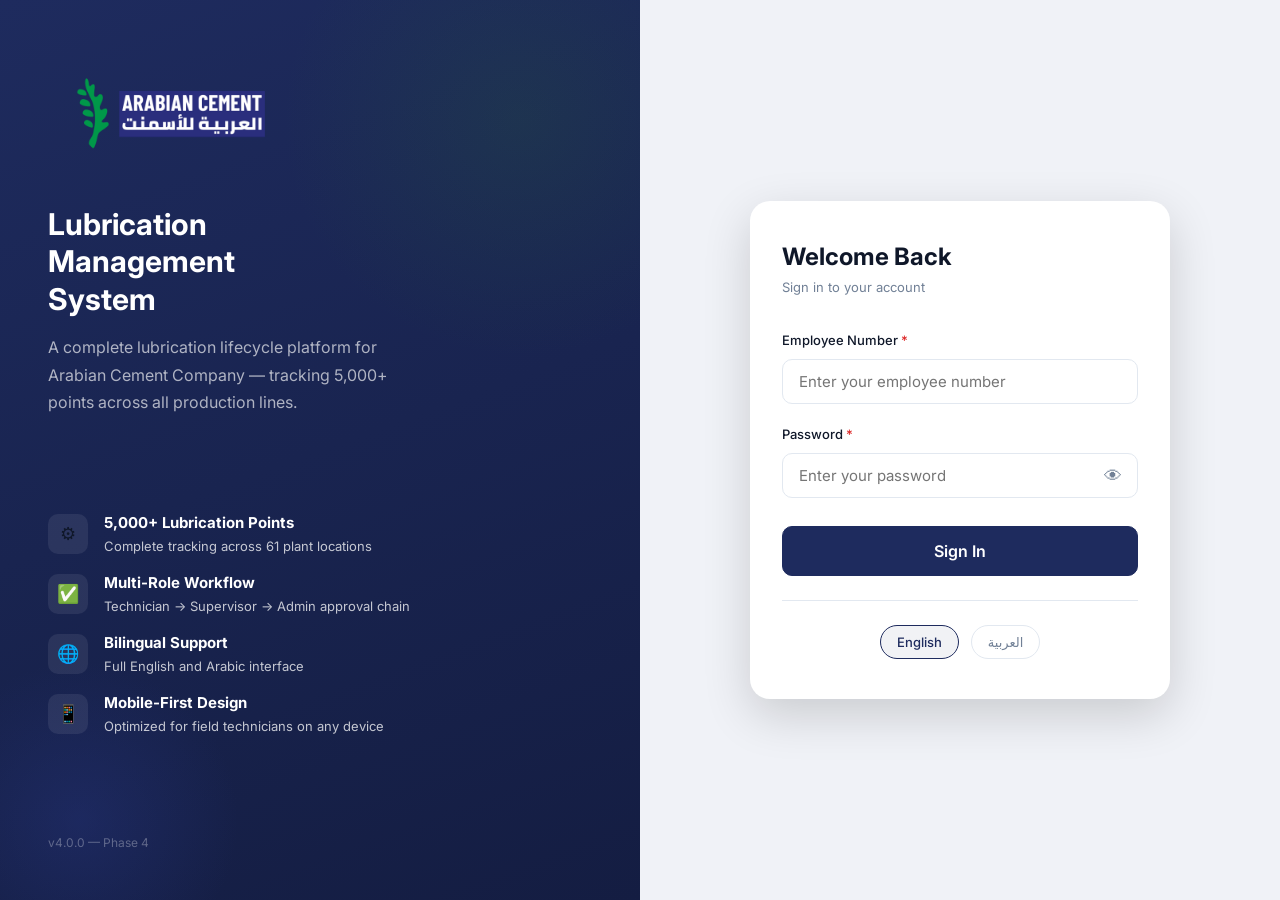
<file: index.html>
<!DOCTYPE html>
<html lang="en" dir="ltr">
<head>
  <meta charset="UTF-8">
  <meta name="viewport" content="width=device-width, initial-scale=1.0">
  <meta name="description" content="Arabian Cement Company — Lubrication Management System">
  <meta name="theme-color" content="#1E2B5E">
  <meta name="apple-mobile-web-app-capable" content="yes">
  <meta name="apple-mobile-web-app-status-bar-style" content="black-translucent">
  <meta name="apple-mobile-web-app-title" content="ACC LMS">
  <link rel="manifest" href="manifest.json">
  <link rel="apple-touch-icon" href="assets/logo.png">
  <title>LMS — Arabian Cement Company</title>
  <link rel="stylesheet" href="css/tokens.css">
  <link rel="stylesheet" href="css/base.css">
  <link rel="stylesheet" href="css/login.css">
  <link rel="icon" type="image/png" href="assets/logo.png">
</head>
<body>

<!-- ═══════════════════════════════════════════════════════════
     LOGIN PAGE
═══════════════════════════════════════════════════════════ -->
<div class="login-page" id="login-page">

  <!-- Left Brand Panel -->
  <div class="login-brand-panel">
    <div class="brand-top">
      <img src="assets/logo.png" alt="Arabian Cement Company" class="login-logo">

      <div class="login-tagline">
        <h1>Lubrication<br>Management<br>System</h1>
        <p>A complete lubrication lifecycle platform for Arabian Cement Company — tracking 5,000+ points across all production lines.</p>
      </div>
    </div>

    <div class="login-features">
      <div class="feature-item">
        <div class="feature-icon">⚙️</div>
        <div class="feature-text">
          <strong>5,000+ Lubrication Points</strong>
          Complete tracking across 61 plant locations
        </div>
      </div>
      <div class="feature-item">
        <div class="feature-icon">✅</div>
        <div class="feature-text">
          <strong>Multi-Role Workflow</strong>
          Technician → Supervisor → Admin approval chain
        </div>
      </div>
      <div class="feature-item">
        <div class="feature-icon">🌐</div>
        <div class="feature-text">
          <strong>Bilingual Support</strong>
          Full English and Arabic interface
        </div>
      </div>
      <div class="feature-item">
        <div class="feature-icon">📱</div>
        <div class="feature-text">
          <strong>Mobile-First Design</strong>
          Optimized for field technicians on any device
        </div>
      </div>
    </div>

    <div class="brand-version">v4.0.0 — Phase 4</div>
  </div>

  <!-- Right Form Panel -->
  <div class="login-form-panel">
    <div class="login-card">

      <!-- Mobile brand -->
      <div class="login-card-brand">
        <img src="assets/logo.png" alt="ACC" class="login-card-logo">
        <div class="login-card-brand-text">
          <span class="login-card-brand-name">ARABIAN CEMENT</span>
          <span class="login-card-brand-sub">Lubrication Management System</span>
        </div>
      </div>

      <div class="login-heading">
        <h2 data-i18n="login.title">Welcome Back</h2>
        <p data-i18n="login.subtitle">Sign in to your account</p>
      </div>

      <!-- Error message -->
      <div class="login-error" id="login-error" role="alert">
        <span>⚠</span>
        <span id="login-error-text">Invalid employee number or password</span>
      </div>

      <form class="login-form" id="login-form" novalidate>

        <div class="form-group">
          <label class="form-label required" for="employee-no" data-i18n="login.employee_no">
            Employee Number
          </label>
          <input
            type="text"
            id="employee-no"
            class="form-control"
            data-i18n-placeholder="login.employee_no_placeholder"
            placeholder="Enter your employee number"
            autocomplete="username"
            inputmode="numeric"
            required
          >
        </div>

        <div class="form-group">
          <label class="form-label required" for="password" data-i18n="login.password">
            Password
          </label>
          <div class="password-wrapper">
            <input
              type="password"
              id="password"
              class="form-control"
              data-i18n-placeholder="login.password_placeholder"
              placeholder="Enter your password"
              autocomplete="current-password"
              required
            >
            <button type="button" class="password-toggle" id="pwd-toggle" aria-label="Toggle password visibility">
              👁
            </button>
          </div>
        </div>

        <button type="submit" class="btn btn-primary btn-lg login-btn" id="login-btn">
          <span data-i18n="login.sign_in">Sign In</span>
        </button>

      </form>

      <!-- Language Toggle -->
      <div class="login-lang-toggle">
        <button class="lang-btn active" id="lang-en" onclick="setLoginLang('en')">English</button>
        <button class="lang-btn" id="lang-ar" onclick="setLoginLang('ar')">العربية</button>
      </div>

    </div>
  </div>
</div>

<!-- Change Password Modal (First Login) -->
<div class="change-password-overlay" id="change-pwd-overlay" style="display:none;">
  <div class="change-password-card">
    <h2 style="margin-bottom:8px;" data-i18n="login.change_password.title">Change Your Password</h2>
    <p style="margin-bottom:24px;font-size:var(--text-sm);" data-i18n="login.change_password.subtitle">
      For security, please set a new password.
    </p>

    <div class="login-error" id="pwd-error" role="alert" style="margin-bottom:16px;">
      <span>⚠</span>
      <span id="pwd-error-text"></span>
    </div>

    <form id="change-pwd-form" class="login-form" novalidate>
      <div class="form-group">
        <label class="form-label required" for="new-pwd" data-i18n="login.new_password">New Password</label>
        <div class="password-wrapper">
          <input type="password" id="new-pwd" class="form-control" placeholder="Min. 8 characters" required>
          <button type="button" class="password-toggle" onclick="togglePwd('new-pwd')">👁</button>
        </div>
      </div>
      <div class="form-group">
        <label class="form-label required" for="confirm-pwd" data-i18n="login.confirm_password">Confirm Password</label>
        <div class="password-wrapper">
          <input type="password" id="confirm-pwd" class="form-control" placeholder="Repeat password" required>
          <button type="button" class="password-toggle" onclick="togglePwd('confirm-pwd')">👁</button>
        </div>
      </div>
      <button type="submit" class="btn btn-primary w-full" style="margin-top:8px;" data-i18n="login.update_password">
        Update Password
      </button>
    </form>
  </div>
</div>

<div id="toast-container" class="toast-container"></div>

<script src="js/core.js"></script>
<script>
// ── Login Page Controller ────────────────────────────────────

(async function() {
  await App.init();
  I18n._rerender();

  // If already logged in, redirect to dashboard
  if (Auth.isLoggedIn()) {
    redirectByRole(Auth.getRole());
    return;
  }

// Check whether the API is actually configured (CONFIG.API_URL fallback
  // means this is true even with nothing saved in localStorage yet)
  if (!API._baseUrl) {
    // Show settings prompt
    const notice = document.createElement('div');
    notice.className = 'alert alert-warning';
    notice.style.cssText = 'margin:0 0 16px;font-size:var(--text-xs)';
    notice.innerHTML = '⚙ <strong>Setup required:</strong> Configure your API URL in <a href="pages/settings.html" style="color:inherit;font-weight:700;">Settings</a> before signing in.';
    document.querySelector('.login-form').prepend(notice);
  }

  // Form submission
  const form = document.getElementById('login-form');
  const loginBtn = document.getElementById('login-btn');

  form.addEventListener('submit', async e => {
    e.preventDefault();
    const employeeNo = document.getElementById('employee-no').value.trim();
    const password   = document.getElementById('password').value;

    if (!employeeNo || !password) {
      showLoginError('Please fill in all fields');
      return;
    }

    loginBtn.disabled = true;
    loginBtn.innerHTML = '<span class="spinner" style="width:18px;height:18px;"></span> Signing in...';
    hideLoginError();

    const result = await Auth.login(employeeNo, password);

    if (result.success) {
      if (result.firstLogin) {
        // Show change password overlay
        document.getElementById('change-pwd-overlay').style.display = 'flex';
        loginBtn.disabled = false;
        loginBtn.innerHTML = '<span data-i18n="login.sign_in">Sign In</span>';
      } else {
        redirectByRole(Auth.getRole());
      }
    } else {
      showLoginError(result.error || I18n.t('login.error.invalid'));
      loginBtn.disabled = false;
      loginBtn.innerHTML = `<span>${I18n.t('login.sign_in')}</span>`;
    }
  });

  // Password toggle
  document.getElementById('pwd-toggle').addEventListener('click', function() {
    togglePwd('password');
  });

  // Change password form
  document.getElementById('change-pwd-form').addEventListener('submit', async e => {
    e.preventDefault();
    const newPwd     = document.getElementById('new-pwd').value;
    const confirmPwd = document.getElementById('confirm-pwd').value;

    if (newPwd.length < 8) {
      showPwdError(I18n.t('login.password_too_short'));
      return;
    }
    if (newPwd !== confirmPwd) {
      showPwdError(I18n.t('login.passwords_mismatch'));
      return;
    }

    const res = await API.changePassword('', newPwd);
    if (res.success) {
      document.getElementById('change-pwd-overlay').style.display = 'none';
      Toast.success(I18n.t('msg.saved'));
      redirectByRole(Auth.getRole());
    } else {
      showPwdError(res.error || I18n.t('error.generic'));
    }
  });

  // Update language button states
  const lang = I18n.getLang();
  document.getElementById('lang-en').classList.toggle('active', lang === 'en');
  document.getElementById('lang-ar').classList.toggle('active', lang === 'ar');
})();

function showLoginError(msg) {
  const el = document.getElementById('login-error');
  document.getElementById('login-error-text').textContent = msg;
  el.classList.add('visible');
}
function hideLoginError() {
  document.getElementById('login-error').classList.remove('visible');
}

function showPwdError(msg) {
  const el = document.getElementById('pwd-error');
  document.getElementById('pwd-error-text').textContent = msg;
  el.classList.add('visible');
}

function togglePwd(inputId) {
  const input = document.getElementById(inputId);
  input.type = input.type === 'password' ? 'text' : 'password';
}

async function setLoginLang(lang) {
  await I18n.setLang(lang);
  document.getElementById('lang-en').classList.toggle('active', lang === 'en');
  document.getElementById('lang-ar').classList.toggle('active', lang === 'ar');
}

function redirectByRole(role) {
  const routes = {
    ADMIN:      'pages/dashboard.html',
    SUPERVISOR: 'pages/dashboard.html',
    TECHNICIAN: 'pages/dashboard.html',
    VIEWER:     'pages/dashboard.html',
  };
  window.location.href = routes[role] || 'pages/dashboard.html';
}
</script>
</body>
</html>
</file>
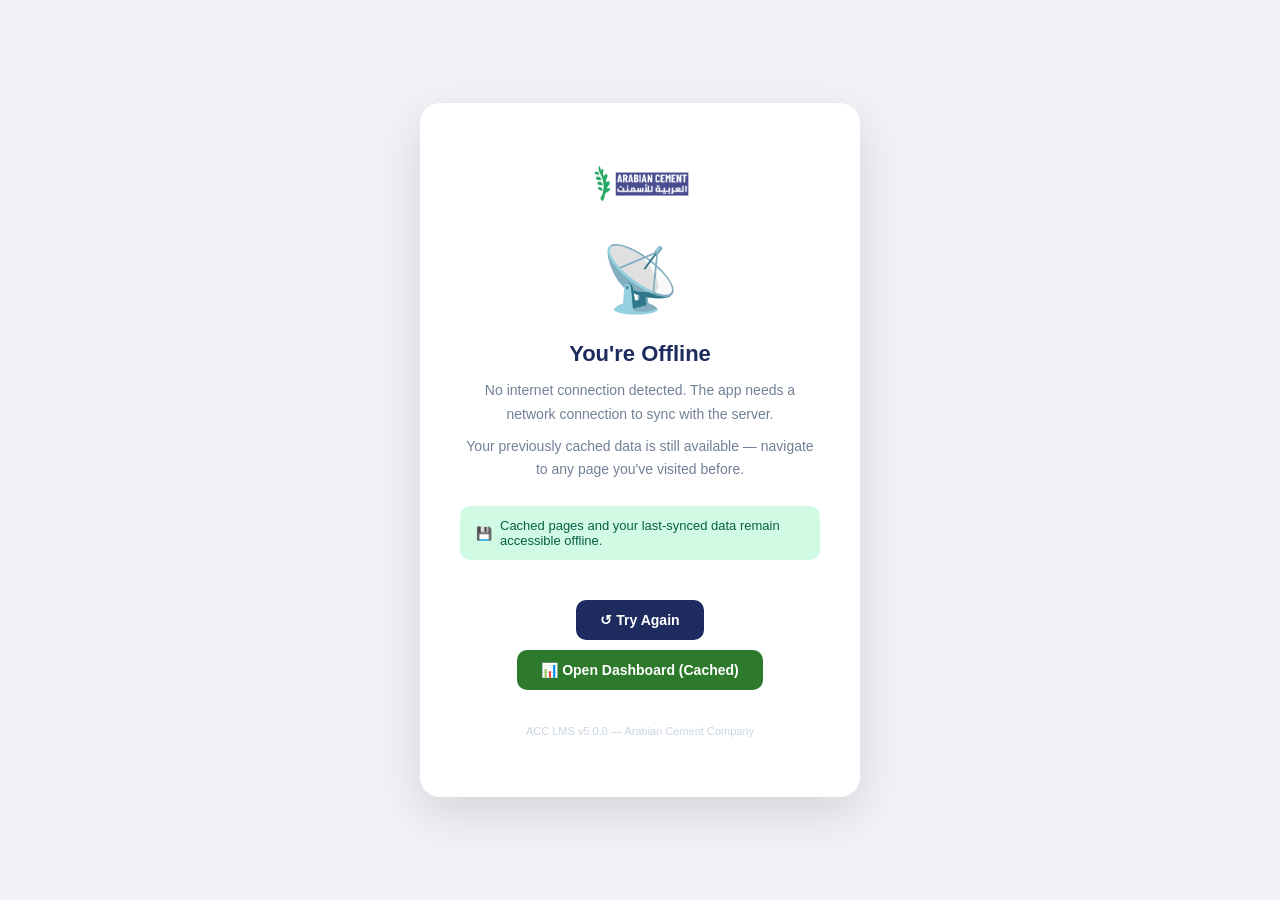
<file: offline.html>
<!DOCTYPE html>
<html lang="en" dir="ltr">
<head>
  <meta charset="UTF-8">
  <meta name="viewport" content="width=device-width, initial-scale=1.0">
  <title>Offline — ACC LMS</title>
  <style>
    :root {
      --navy: #1E2B5E;
      --green: #2D7A2D;
      --bg: #F0F2F7;
    }
    * { box-sizing: border-box; margin: 0; padding: 0; }
    body {
      font-family: 'Inter', -apple-system, sans-serif;
      background: var(--bg);
      min-height: 100vh;
      display: flex;
      align-items: center;
      justify-content: center;
      padding: 24px;
    }
    .card {
      background: #fff;
      border-radius: 20px;
      padding: 48px 40px;
      max-width: 440px;
      width: 100%;
      text-align: center;
      box-shadow: 0 16px 48px rgba(0,0,0,0.12);
    }
    .icon {
      font-size: 64px;
      margin-bottom: 24px;
    }
    .logo {
      width: 120px;
      margin: 0 auto 24px;
      opacity: 0.85;
    }
    h1 {
      font-size: 22px;
      font-weight: 700;
      color: var(--navy);
      margin-bottom: 12px;
    }
    p {
      font-size: 14px;
      color: #718096;
      line-height: 1.7;
      margin-bottom: 8px;
    }
    .cached-notice {
      background: #D1FAE5;
      color: #065F46;
      border-radius: 10px;
      padding: 12px 16px;
      font-size: 13px;
      margin: 24px 0;
      display: flex;
      align-items: center;
      gap: 8px;
      text-align: left;
    }
    .btn {
      display: inline-flex;
      align-items: center;
      gap: 8px;
      padding: 12px 24px;
      background: var(--navy);
      color: #fff;
      border: none;
      border-radius: 10px;
      font-size: 14px;
      font-weight: 600;
      cursor: pointer;
      text-decoration: none;
      transition: background 0.2s;
      margin-top: 16px;
    }
    .btn:hover { background: #263580; }
    .version {
      font-size: 11px;
      color: #CBD5E0;
      margin-top: 32px;
    }
  </style>
</head>
<body>
  <div class="card">
    <img src="assets/logo.png" alt="Arabian Cement Company" class="logo" onerror="this.style.display='none'">
    <div class="icon">📡</div>
    <h1>You're Offline</h1>
    <p>No internet connection detected. The app needs a network connection to sync with the server.</p>
    <p>Your previously cached data is still available — navigate to any page you've visited before.</p>

    <div class="cached-notice">
      <span>💾</span>
      <span>Cached pages and your last-synced data remain accessible offline.</span>
    </div>

    <button class="btn" onclick="window.location.reload()">
      ↺ Try Again
    </button>
    <br>
    <a href="pages/dashboard.html" class="btn" style="background:#2D7A2D;margin-top:10px;">
      📊 Open Dashboard (Cached)
    </a>

    <p class="version">ACC LMS v5.0.0 — Arabian Cement Company</p>
  </div>
</body>
</html>
</file>
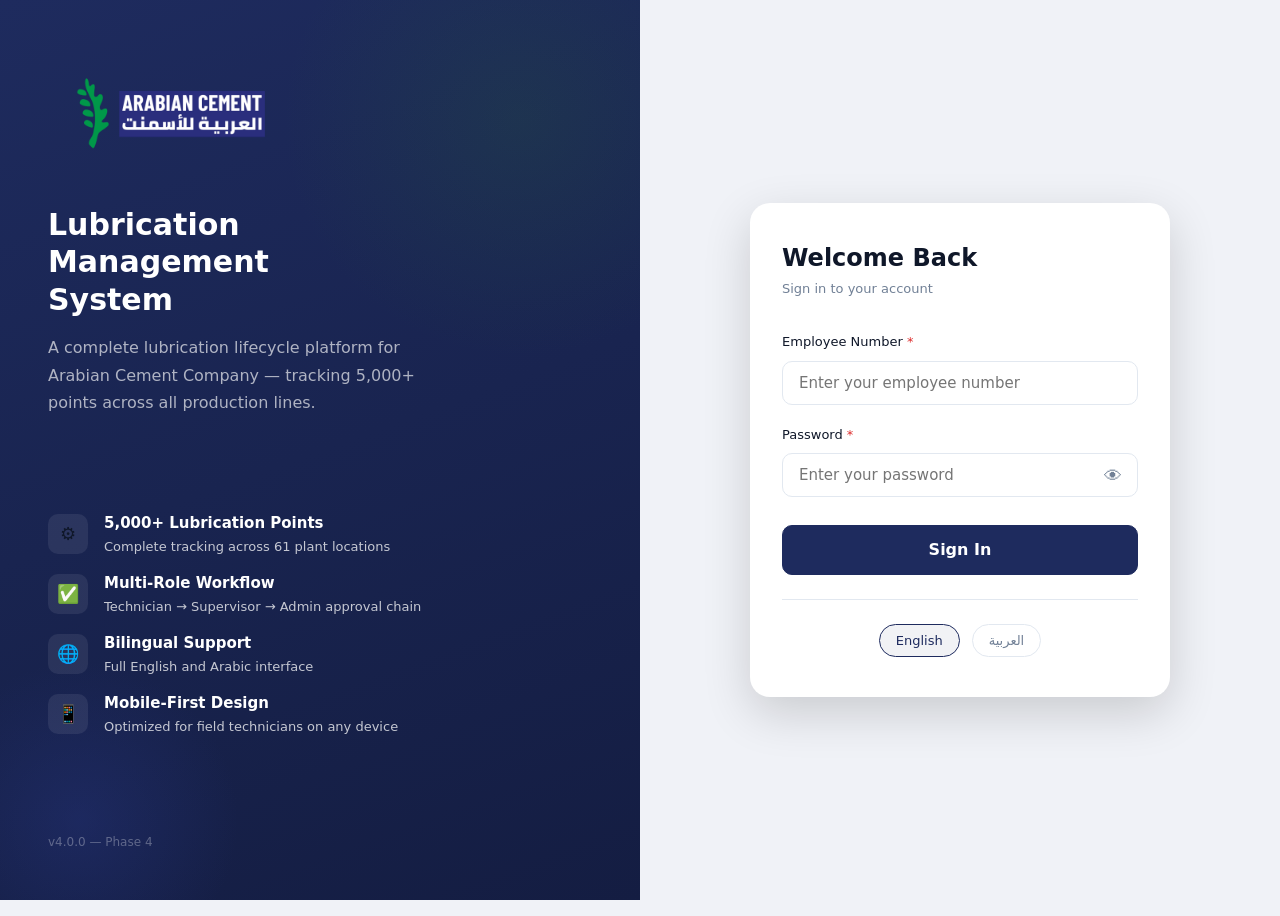
<file: pages/analysis.html>
<!DOCTYPE html>
<html lang="en" dir="ltr">
<head>
  <meta charset="UTF-8" />
  <meta name="viewport" content="width=device-width, initial-scale=1.0" />
  <title data-i18n="analysis.title">Oil Analysis — ACC LMS</title>
  <link rel="icon" href="../assets/favicon.ico" />
  <link rel="preconnect" href="https://fonts.googleapis.com" />
  <link href="https://fonts.googleapis.com/css2?family=Inter:wght@400;500;600;700&family=Cairo:wght@400;600;700&display=swap" rel="stylesheet" />
  <link rel="stylesheet" href="../css/tokens.css" />
  <link rel="stylesheet" href="../css/base.css" />
  <link rel="stylesheet" href="../css/sidebar.css" />
  <link rel="stylesheet" href="../css/components.css" />
  <link rel="manifest" href="../manifest.json">
  <link rel="stylesheet" href="../css/print.css" media="print">
  <meta name="theme-color" content="#1E2B5E">
  <style>
    .rec-badge { display: inline-flex; align-items: center; gap: 6px; padding: 4px 10px; border-radius: var(--radius-full); font-size: var(--text-xs); font-weight: 600; }
    .rec-badge--continue      { background: var(--color-approved-bg); color: var(--color-approved); }
    .rec-badge--change_oil    { background: var(--color-high-bg); color: var(--color-high); }
    .rec-badge--urgent_change { background: var(--color-critical-bg); color: var(--color-critical); }
    .rec-badge--retest        { background: var(--color-info-bg); color: var(--color-info); }
    .rec-badge--investigate   { background: var(--color-recalled-bg); color: var(--color-recalled); }
    .analysis-kpis { display: grid; grid-template-columns: repeat(auto-fit, minmax(140px, 1fr)); gap: var(--space-3); margin-bottom: var(--space-4); }
    .analysis-kpi { background: var(--color-surface); border-radius: var(--radius-lg); border: 1px solid var(--color-border); padding: var(--space-4); text-align: center; }
    .analysis-kpi-value { font-size: var(--text-2xl); font-weight: 700; color: var(--color-brand-navy); line-height: 1; }
    .analysis-kpi-label { font-size: var(--text-xs); color: var(--color-text-muted); margin-top: 4px; }
  </style>
</head>
<body>
  <div class="app-layout" id="appLayout">
    <aside class="sidebar" id="sidebar"></aside>
    <div class="main-wrapper">
      <header class="app-header" id="appHeader"></header>
      <main class="main-content">

        <div class="page-header">
          <div class="page-header-left">
            <h1 class="page-title" data-i18n="analysis.pageTitle">Oil Analysis</h1>
            <p class="page-subtitle" data-i18n="analysis.pageSubtitle">Sample submissions, lab results, and recommendations</p>
          </div>
          <div class="page-header-actions">
            <button class="btn btn-primary" id="btnSubmitAnalysis" data-permission="analysis.create">
              <svg width="16" height="16" viewBox="0 0 24 24" fill="none" stroke="currentColor" stroke-width="2"><line x1="12" y1="5" x2="12" y2="19"/><line x1="5" y1="12" x2="19" y2="12"/></svg>
              <span data-i18n="analysis.submitSample">Submit Sample</span>
            </button>
          </div>
        </div>

        <!-- KPI Summary -->
        <div class="analysis-kpis" id="analysisKpis">
          <div class="analysis-kpi"><div class="analysis-kpi-value" id="kpiTotal">—</div><div class="analysis-kpi-label" data-i18n="analysis.kpi.total">Total Samples</div></div>
          <div class="analysis-kpi"><div class="analysis-kpi-value" id="kpiPending" style="color:var(--color-pending)">—</div><div class="analysis-kpi-label" data-i18n="analysis.kpi.pending">Pending Review</div></div>
          <div class="analysis-kpi"><div class="analysis-kpi-value" id="kpiUrgent" style="color:var(--color-critical)">—</div><div class="analysis-kpi-label" data-i18n="analysis.kpi.urgent">Urgent Changes</div></div>
          <div class="analysis-kpi"><div class="analysis-kpi-value" id="kpiDueSoon" style="color:var(--color-high)">—</div><div class="analysis-kpi-label" data-i18n="analysis.kpi.dueSoon">Due This Month</div></div>
          <div class="analysis-kpi"><div class="analysis-kpi-value" id="kpiOilRequired" style="color:var(--color-brand-green)">—</div><div class="analysis-kpi-label" data-i18n="analysis.kpi.oilRequired">Oil Change Flags</div></div>
        </div>

        <!-- Filter Bar -->
        <div class="filter-bar card">
          <div class="filter-row">
            <div class="filter-field filter-field--grow">
              <label class="filter-label" data-i18n="common.search">Search</label>
              <div class="input-icon-wrap">
                <svg class="input-icon" width="16" height="16" viewBox="0 0 24 24" fill="none" stroke="currentColor" stroke-width="2"><circle cx="11" cy="11" r="8"/><line x1="21" y1="21" x2="16.65" y2="16.65"/></svg>
                <input type="text" id="searchInput" class="form-input input-with-icon" placeholder="Search by point, location, technician…" />
              </div>
            </div>
            <div class="filter-field">
              <label class="filter-label" data-i18n="common.status">Status</label>
              <select id="statusFilter" class="form-select">
                <option value="">All Statuses</option>
                <option value="PENDING">Pending</option>
                <option value="APPROVED">Approved</option>
                <option value="REJECTED">Rejected</option>
              </select>
            </div>
            <div class="filter-field">
              <label class="filter-label" data-i18n="analysis.recommendation">Recommendation</label>
              <select id="recFilter" class="form-select">
                <option value="">All</option>
                <option value="CONTINUE">Continue</option>
                <option value="CHANGE_OIL">Change Oil</option>
                <option value="URGENT_CHANGE">Urgent Change</option>
                <option value="RETEST">Retest</option>
                <option value="INVESTIGATE">Investigate</option>
              </select>
            </div>
            <div class="filter-field">
              <label class="filter-label" data-i18n="common.dateFrom">From</label>
              <input type="date" id="dateFrom" class="form-input" />
            </div>
            <div class="filter-field">
              <label class="filter-label" data-i18n="common.dateTo">To</label>
              <input type="date" id="dateTo" class="form-input" />
            </div>
            <button class="btn btn-ghost btn-sm" id="btnReset" data-i18n="common.reset">Reset</button>
          </div>
          <div class="chip-row">
            <button class="chip chip--active" data-filter="all">All</button>
            <button class="chip" data-filter="mine">My Samples</button>
            <button class="chip" data-filter="pending">Pending Review</button>
            <button class="chip" data-filter="urgent">Urgent / Investigate</button>
            <button class="chip" data-filter="oil_required">Oil Change Required</button>
            <button class="chip" data-filter="due_soon">Due This Month</button>
          </div>
        </div>

        <!-- Results Summary -->
        <div class="results-summary">
          <span id="resultCount" class="result-count">—</span>
          <div class="sort-wrap">
            <label class="filter-label">Sort</label>
            <select id="sortSelect" class="form-select form-select--sm">
              <option value="date_desc">Date (Newest)</option>
              <option value="date_asc">Date (Oldest)</option>
              <option value="due_soon">Next Sample Due</option>
              <option value="rec">Recommendation Priority</option>
            </select>
          </div>
        </div>

        <!-- Analysis Table -->
        <div class="card card--flush">
          <div class="table-wrap">
            <table class="data-table">
              <thead>
                <tr>
                  <th data-i18n="analysis.col.id">Sample ID</th>
                  <th data-i18n="analysis.col.point">Point</th>
                  <th data-i18n="analysis.col.location">Location</th>
                  <th data-i18n="analysis.col.sampleDate">Sample Date</th>
                  <th data-i18n="analysis.col.technician">Technician</th>
                  <th data-i18n="analysis.col.recommendation">Recommendation</th>
                  <th data-i18n="analysis.col.nextDue">Next Sample Due</th>
                  <th data-i18n="analysis.col.status">Status</th>
                  <th data-i18n="analysis.col.actions">Actions</th>
                </tr>
              </thead>
              <tbody id="analysisTbody">
                <tr class="table-loading-row">
                  <td colspan="9"><div class="table-loading"><div class="spinner"></div><span>Loading…</span></div></td>
                </tr>
              </tbody>
            </table>
          </div>
          <div class="table-footer">
            <span id="pageInfo"></span>
            <div class="pagination" id="pagination"></div>
          </div>
        </div>

      </main>
    </div>
  </div>

  <!-- ═══════ MODAL: Submit Analysis Sample ═══════ -->
  <div class="modal-backdrop" id="submitModal" role="dialog" aria-modal="true" aria-labelledby="submitModalTitle" hidden>
    <div class="modal modal--lg">
      <div class="modal-header">
        <h2 class="modal-title" id="submitModalTitle" data-i18n="analysis.submitModal.title">Submit Oil Analysis Sample</h2>
        <button class="modal-close" id="closeSubmitModal" aria-label="Close">
          <svg width="20" height="20" viewBox="0 0 24 24" fill="none" stroke="currentColor" stroke-width="2"><line x1="18" y1="6" x2="6" y2="18"/><line x1="6" y1="6" x2="18" y2="18"/></svg>
        </button>
      </div>
      <div class="modal-body">
        <form id="submitForm" novalidate>
          <div class="form-grid form-grid--2">
            <!-- Point selector -->
            <div class="form-group form-group--span2">
              <label class="form-label form-label--required">Lubrication Point</label>
              <div class="input-icon-wrap">
                <svg class="input-icon" width="16" height="16" viewBox="0 0 24 24" fill="none" stroke="currentColor" stroke-width="2"><circle cx="11" cy="11" r="8"/><line x1="21" y1="21" x2="16.65" y2="16.65"/></svg>
                <input type="text" id="pointSearch" class="form-input input-with-icon" placeholder="Search by Point ID or description…" autocomplete="off" />
              </div>
              <div class="dropdown-results" id="pointDropdown" hidden></div>
              <input type="hidden" id="selectedPointId" required />
            </div>

            <!-- Sample Date -->
            <div class="form-group">
              <label class="form-label form-label--required" for="sampleDate">Sample Date</label>
              <input type="date" id="sampleDate" name="sampleDate" class="form-input" required />
            </div>

            <!-- Lab Reference -->
            <div class="form-group">
              <label class="form-label" for="labReference">Lab Reference No.</label>
              <input type="text" id="labReference" name="labReference" class="form-input" placeholder="Optional lab tracking number" />
            </div>

            <!-- Viscosity -->
            <div class="form-group">
              <label class="form-label" for="viscosity">Viscosity (cSt)</label>
              <input type="number" id="viscosity" name="viscosity" class="form-input" step="0.01" min="0" placeholder="0.00" />
            </div>

            <!-- Contamination -->
            <div class="form-group">
              <label class="form-label" for="contamination">Contamination Level (%)</label>
              <input type="number" id="contamination" name="contamination" class="form-input" step="0.1" min="0" max="100" placeholder="0.0" />
            </div>

            <!-- Water Content -->
            <div class="form-group">
              <label class="form-label" for="waterContent">Water Content (ppm)</label>
              <input type="number" id="waterContent" name="waterContent" class="form-input" step="1" min="0" placeholder="0" />
            </div>

            <!-- Particle Count -->
            <div class="form-group">
              <label class="form-label" for="particleCount">ISO Particle Count</label>
              <input type="text" id="particleCount" name="particleCount" class="form-input" placeholder="e.g. 18/16/13" />
            </div>

            <!-- Recommendation -->
            <div class="form-group form-group--span2">
              <label class="form-label form-label--required" for="recommendation">Recommendation</label>
              <select id="recommendation" name="recommendation" class="form-select" required>
                <option value="">Select recommendation…</option>
                <option value="CONTINUE">✅ Continue — Oil is in good condition</option>
                <option value="CHANGE_OIL">🟡 Change Oil — Oil degraded, schedule change</option>
                <option value="URGENT_CHANGE">🔴 Urgent Change — Immediate oil change required</option>
                <option value="RETEST">🔵 Retest — Results inconclusive, resample in 30 days</option>
                <option value="INVESTIGATE">🟣 Investigate — Anomaly detected, escalate</option>
              </select>
            </div>

            <!-- Next Sample Date (SUPERVISOR/ADMIN) -->
            <div class="form-group" id="nextSampleGroup" data-permission-field="analysis.set_next_date">
              <label class="form-label" for="nextSampleDate">Next Sample Date</label>
              <input type="date" id="nextSampleDate" name="nextSampleDate" class="form-input" />
            </div>

            <!-- Notes -->
            <div class="form-group form-group--span2">
              <label class="form-label" for="analysisNotes">Lab Notes / Observations</label>
              <textarea id="analysisNotes" name="notes" class="form-textarea" rows="3"
                        placeholder="Any lab observations, anomalies, or follow-up notes…"></textarea>
            </div>
          </div>
        </form>
      </div>
      <div class="modal-footer">
        <button class="btn btn-ghost" id="cancelSubmit">Cancel</button>
        <button class="btn btn-primary" id="confirmSubmit">Submit Analysis</button>
      </div>
    </div>
  </div>

  <!-- ═══════ MODAL: Analysis Detail ═══════ -->
  <div class="modal-backdrop" id="detailModal" role="dialog" aria-modal="true" aria-labelledby="detailModalTitle" hidden>
    <div class="modal modal--lg">
      <div class="modal-header">
        <h2 class="modal-title" id="detailModalTitle">Analysis Detail</h2>
        <button class="modal-close" id="closeDetailModal" aria-label="Close">
          <svg width="20" height="20" viewBox="0 0 24 24" fill="none" stroke="currentColor" stroke-width="2"><line x1="18" y1="6" x2="6" y2="18"/><line x1="6" y1="6" x2="18" y2="18"/></svg>
        </button>
      </div>
      <div class="modal-body" id="detailBody"></div>
      <div class="modal-footer" id="detailFooter">
        <button class="btn btn-ghost" onclick="Modal.close('detailModal')">Close</button>
      </div>
    </div>
  </div>

  <div class="toast-container" id="toastContainer"></div>
  <div class="search-overlay" id="searchOverlay" hidden></div>

  <script src="../js/core.js"></script>
  <script src="../js/shell.js"></script>
  <script>
  (function() {
    'use strict';

    let state = {
      records: [], filtered: [], page: 1, pageSize: 25, sort: 'date_desc',
      filters: { search: '', status: '', rec: '', dateFrom: '', dateTo: '', chip: 'all' }
    };

    const REC_ORDER = { URGENT_CHANGE: 0, INVESTIGATE: 1, CHANGE_OIL: 2, RETEST: 3, CONTINUE: 4 };

    App.init({ requireAuth: true }).then(() => {
      Shell.init();
      setupFilters();
      setupModals();
      loadAnalysis();
      I18n._rerender();
    });

    async function loadAnalysis() {
      const user = Auth.getUser();
      const params = {};
      if (user.role === 'TECHNICIAN') params.technicianId = user.UserID;
      const res = await API.getAnalysis(params);
      if (res.success) {
        state.records = res.data || [];
        updateKPIs();
        applyFilters();
      } else {
        Toast.show(res.error || 'Failed to load', 'error');
      }
    }

    function updateKPIs() {
      const r = state.records;
      const now = new Date(); const monthEnd = new Date(now.getFullYear(), now.getMonth() + 1, 0);
      document.getElementById('kpiTotal').textContent = r.length;
      document.getElementById('kpiPending').textContent = r.filter(x => x.Status === 'PENDING').length;
      document.getElementById('kpiUrgent').textContent = r.filter(x => ['URGENT_CHANGE','INVESTIGATE'].includes(x.Recommendation)).length;
      document.getElementById('kpiDueSoon').textContent = r.filter(x => x.NextSampleDate && new Date(x.NextSampleDate) <= monthEnd).length;
      document.getElementById('kpiOilRequired').textContent = r.filter(x => x.OilChangeRequired).length;
    }

    function applyFilters() {
      const { search, status, rec, dateFrom, dateTo, chip } = state.filters;
      const user = Auth.getUser();
      let rows = [...state.records];

      if (chip === 'mine') rows = rows.filter(r => r.TechnicianID === user.UserID);
      if (chip === 'pending') rows = rows.filter(r => r.Status === 'PENDING');
      if (chip === 'urgent') rows = rows.filter(r => ['URGENT_CHANGE','INVESTIGATE'].includes(r.Recommendation));
      if (chip === 'oil_required') rows = rows.filter(r => r.OilChangeRequired);
      if (chip === 'due_soon') {
        const monthEnd = new Date(new Date().getFullYear(), new Date().getMonth() + 1, 0);
        rows = rows.filter(r => r.NextSampleDate && new Date(r.NextSampleDate) <= monthEnd);
      }

      if (status) rows = rows.filter(r => r.Status === status);
      if (rec) rows = rows.filter(r => r.Recommendation === rec);
      if (dateFrom) rows = rows.filter(r => r.SampleDate >= dateFrom);
      if (dateTo) rows = rows.filter(r => r.SampleDate <= dateTo);
      if (search) {
        const q = search.toLowerCase();
        rows = rows.filter(r =>
          (r.AnalysisID||'').toLowerCase().includes(q) ||
          (r.PointID||'').toLowerCase().includes(q) ||
          (r.LocationName||'').toLowerCase().includes(q) ||
          (r.TechnicianName||'').toLowerCase().includes(q)
        );
      }

      rows.sort((a, b) => {
        switch(state.sort) {
          case 'date_desc': return (b.SampleDate||'').localeCompare(a.SampleDate||'');
          case 'date_asc':  return (a.SampleDate||'').localeCompare(b.SampleDate||'');
          case 'due_soon':  return (a.NextSampleDate||'9999').localeCompare(b.NextSampleDate||'9999');
          case 'rec': return (REC_ORDER[a.Recommendation]??9) - (REC_ORDER[b.Recommendation]??9);
          default: return 0;
        }
      });

      state.filtered = rows; state.page = 1;
      renderTable();
    }

    function recBadge(rec) {
      const labels = { CONTINUE:'Continue', CHANGE_OIL:'Change Oil', URGENT_CHANGE:'Urgent Change', RETEST:'Retest', INVESTIGATE:'Investigate' };
      return `<span class="rec-badge rec-badge--${(rec||'').toLowerCase()}">${labels[rec]||rec||'—'}</span>`;
    }

    function renderTable() {
      const tbody = document.getElementById('analysisTbody');
      const total = state.filtered.length;
      const start = (state.page-1)*state.pageSize;
      const rows = state.filtered.slice(start, start+state.pageSize);
      const user = Auth.getUser();

      document.getElementById('resultCount').textContent = `${total} records`;
      document.getElementById('pageInfo').textContent = total > 0 ? `${start+1}–${Math.min(start+state.pageSize,total)} of ${total}` : '';

      if (!rows.length) {
        tbody.innerHTML = `<tr><td colspan="9" class="table-empty"><div class="empty-state">
          <svg width="40" height="40" viewBox="0 0 24 24" fill="none" stroke="currentColor" stroke-width="1.5" opacity="0.3"><path d="M19 3H5a2 2 0 0 0-2 2v14a2 2 0 0 0 2 2h14a2 2 0 0 0 2-2V5a2 2 0 0 0-2-2z"/></svg>
          <p>No analysis records found</p></div></td></tr>`;
        return;
      }

      tbody.innerHTML = rows.map(r => {
        const canApprove = Auth.can('analysis.approve') && r.Status === 'PENDING' && r.TechnicianID !== user.UserID;
        const dueFlag = r.NextSampleDate && new Date(r.NextSampleDate) < new Date() ? ' <span class="badge badge--critical badge--sm">Overdue</span>' : '';
        return `<tr class="table-row" data-id="${r.AnalysisID}">
          <td><code class="mono">${r.AnalysisID||'—'}</code></td>
          <td><div class="cell-primary">${r.PointID||'—'}</div><div class="cell-secondary">${r.EquipmentName||''}</div></td>
          <td>${r.LocationName||'—'}</td>
          <td>${I18n.formatDate(r.SampleDate)}</td>
          <td>${r.TechnicianName||'—'}</td>
          <td>${recBadge(r.Recommendation)}</td>
          <td>${r.NextSampleDate ? I18n.formatDate(r.NextSampleDate) + dueFlag : '—'}</td>
          <td><span class="badge badge--${(r.Status||'').toLowerCase()}">${r.Status||'—'}</span></td>
          <td><div class="action-btns">
            <button class="btn btn-ghost btn-xs" onclick="viewAnalysis('${r.AnalysisID}')" title="View">
              <svg width="14" height="14" viewBox="0 0 24 24" fill="none" stroke="currentColor" stroke-width="2"><path d="M1 12s4-8 11-8 11 8 11 8-4 8-11 8-11-8-11-8z"/><circle cx="12" cy="12" r="3"/></svg>
            </button>
            ${canApprove ? `<button class="btn btn-ghost btn-xs btn--success" onclick="quickApprove('${r.AnalysisID}')" title="Approve">
              <svg width="14" height="14" viewBox="0 0 24 24" fill="none" stroke="currentColor" stroke-width="2"><polyline points="20 6 9 17 4 12"/></svg>
            </button>` : ''}
          </div></td>
        </tr>`;
      }).join('');

      renderPagination(total);
    }

    function renderPagination(total) {
      const pg = document.getElementById('pagination');
      const pages = Math.ceil(total/state.pageSize);
      pg.innerHTML = '';
      if (pages <= 1) return;
      const mk = (l,p,d,a) => { const b=document.createElement('button'); b.className=`pagination-btn${a?' pagination-btn--active':''}`; b.textContent=l; b.disabled=d; b.onclick=()=>{state.page=p;renderTable();}; return b; };
      pg.appendChild(mk('‹',state.page-1,state.page===1,false));
      for(let i=1;i<=pages;i++){
        if(pages>7&&Math.abs(i-state.page)>2&&i!==1&&i!==pages){if(i===2||i===pages-1){const s=document.createElement('span');s.textContent='…';s.className='pagination-ellipsis';pg.appendChild(s);}continue;}
        pg.appendChild(mk(i,i,false,i===state.page));
      }
      pg.appendChild(mk('›',state.page+1,state.page===pages,false));
    }

    window.viewAnalysis = async function(id) {
      const res = await API.get('analysis.get', { analysisId: id });
      if (!res.success) { Toast.show(res.error,'error'); return; }
      const r = res.data;
      const user = Auth.getUser();
      const canApprove = Auth.can('analysis.approve') && r.Status === 'PENDING' && r.TechnicianID !== user.UserID;
      const canReject  = Auth.can('analysis.reject')  && r.Status === 'PENDING' && r.TechnicianID !== user.UserID;
      const canSetDate = Auth.can('analysis.set_next_date') && r.Status === 'APPROVED';

      document.getElementById('detailModalTitle').textContent = r.AnalysisID;
      document.getElementById('detailBody').innerHTML = `
        <div class="detail-grid">
          <div class="detail-section">
            <h3 class="detail-section-title">Sample Info</h3>
            <dl class="detail-dl">
              <dt>Status</dt><dd><span class="badge badge--${(r.Status||'').toLowerCase()}">${r.Status}</span></dd>
              <dt>Sample Date</dt><dd>${I18n.formatDate(r.SampleDate)}</dd>
              <dt>Lab Reference</dt><dd>${r.LabReference||'—'}</dd>
              <dt>Technician</dt><dd>${r.TechnicianName||'—'}</dd>
              <dt>Recommendation</dt><dd>${recBadge(r.Recommendation)}</dd>
              <dt>Next Sample Due</dt><dd>${I18n.formatDate(r.NextSampleDate)||'—'}</dd>
              <dt>Oil Change Required</dt><dd>${r.OilChangeRequired ? '<span class="badge badge--critical">Yes</span>' : '<span class="badge badge--approved">No</span>'}</dd>
            </dl>
          </div>
          <div class="detail-section">
            <h3 class="detail-section-title">Lab Results</h3>
            <dl class="detail-dl">
              <dt>Viscosity (cSt)</dt><dd>${r.Viscosity||'—'}</dd>
              <dt>Contamination (%)</dt><dd>${r.Contamination||'—'}</dd>
              <dt>Water Content (ppm)</dt><dd>${r.WaterContent||'—'}</dd>
              <dt>Particle Count</dt><dd>${r.ParticleCount||'—'}</dd>
              <dt>Notes</dt><dd>${r.Notes||'—'}</dd>
            </dl>
          </div>
          <div class="detail-section">
            <h3 class="detail-section-title">Point Info</h3>
            <dl class="detail-dl">
              <dt>Point ID</dt><dd><code class="mono">${r.PointID||'—'}</code></dd>
              <dt>Location</dt><dd>${r.LocationName||'—'}</dd>
              <dt>Equipment</dt><dd>${r.EquipmentName||'—'}</dd>
            </dl>
          </div>
        </div>`;

      document.getElementById('detailFooter').innerHTML = `
        <button class="btn btn-ghost" onclick="Modal.close('detailModal')">Close</button>
        ${canSetDate ? `<button class="btn btn-secondary" onclick="setNextDate('${r.AnalysisID}')">Set Next Date</button>` : ''}
        ${canReject  ? `<button class="btn btn-danger"    onclick="rejectAnalysis('${r.AnalysisID}')">Reject</button>` : ''}
        ${canApprove ? `<button class="btn btn-primary"   onclick="approveAnalysis('${r.AnalysisID}')">Approve</button>` : ''}`;

      Modal.open('detailModal');
    };

    window.quickApprove = async function(id) {
      if (!confirm('Approve this analysis?')) return;
      const res = await API.approveAnalysis(id, {});
      if (res.success) { Toast.show('Analysis approved','success'); loadAnalysis(); }
      else Toast.show(res.error,'error');
    };

    window.approveAnalysis = async function(id) {
      const notes = prompt('Approval notes (optional):', '') ?? '';
      const res = await API.approveAnalysis(id, { notes });
      if (res.success) { Toast.show('Analysis approved','success'); Modal.close('detailModal'); loadAnalysis(); }
      else Toast.show(res.error,'error');
    };

    window.rejectAnalysis = async function(id) {
      const reason = prompt('Rejection reason (required):','');
      if (!reason) return;
      const res = await API.rejectAnalysis(id, { reason });
      if (res.success) { Toast.show('Analysis rejected','success'); Modal.close('detailModal'); loadAnalysis(); }
      else Toast.show(res.error,'error');
    };

    window.setNextDate = async function(id) {
      const date = prompt('Enter next sample date (YYYY-MM-DD):','');
      if (!date) return;
      const res = await API.setNextSampleDate(id, date);
      if (res.success) { Toast.show('Next date updated','success'); Modal.close('detailModal'); loadAnalysis(); }
      else Toast.show(res.error,'error');
    };

    // ── Submit Form ─────────────────────────────────────────
    function setupModals() {
      document.getElementById('btnSubmitAnalysis').addEventListener('click', () => {
        if (!Auth.can('analysis.create')) { Toast.show('No permission','error'); return; }
        document.getElementById('sampleDate').value = new Date().toISOString().split('T')[0];
        // Hide next sample date for technicians
        if (!Auth.can('analysis.set_next_date')) document.getElementById('nextSampleGroup').style.display = 'none';
        Modal.open('submitModal');
      });
      document.getElementById('closeSubmitModal').addEventListener('click', () => Modal.close('submitModal'));
      document.getElementById('cancelSubmit').addEventListener('click', () => Modal.close('submitModal'));
      document.getElementById('closeDetailModal').addEventListener('click', () => Modal.close('detailModal'));
      document.getElementById('confirmSubmit').addEventListener('click', handleSubmit);

      let pt;
      document.getElementById('pointSearch').addEventListener('input', e => {
        clearTimeout(pt);
        const q = e.target.value.trim();
        if (q.length < 2) { document.getElementById('pointDropdown').hidden = true; return; }
        pt = setTimeout(async () => {
          const res = await API.getPoints({ search: q, isActive: true });
          const dd = document.getElementById('pointDropdown');
          if (!res.success || !res.data?.length) { dd.hidden = true; return; }
          dd.innerHTML = res.data.slice(0,8).map(p =>
            `<div class="dropdown-item" onclick="selectPoint('${p.PointID}','${(p.Description||'').replace(/'/g,'&#39;')}')">
              <strong>${p.PointID}</strong> — ${p.Description||''}</div>`
          ).join('');
          dd.hidden = false;
        }, 300);
      });
      document.addEventListener('click', e => { if (!e.target.closest('#pointSearch')) document.getElementById('pointDropdown').hidden = true; });
    }

    window.selectPoint = function(id, desc) {
      document.getElementById('selectedPointId').value = id;
      document.getElementById('pointSearch').value = `${id} — ${desc}`;
      document.getElementById('pointDropdown').hidden = true;
    };

    async function handleSubmit() {
      const pointId = document.getElementById('selectedPointId').value;
      const sampleDate = document.getElementById('sampleDate').value;
      const recommendation = document.getElementById('recommendation').value;
      if (!pointId || !sampleDate || !recommendation) {
        Toast.show('Please fill all required fields','warning'); return;
      }
      const payload = {
        pointId, sampleDate, recommendation,
        labReference: document.getElementById('labReference').value || null,
        viscosity: parseFloat(document.getElementById('viscosity').value) || null,
        contamination: parseFloat(document.getElementById('contamination').value) || null,
        waterContent: parseFloat(document.getElementById('waterContent').value) || null,
        particleCount: document.getElementById('particleCount').value || null,
        nextSampleDate: document.getElementById('nextSampleDate').value || null,
        notes: document.getElementById('analysisNotes').value.trim() || null,
      };
      const btn = document.getElementById('confirmSubmit');
      btn.disabled = true; btn.textContent = 'Submitting…';
      const res = await API.submitAnalysis(payload);
      btn.disabled = false; btn.textContent = 'Submit Analysis';
      if (res.success) {
        Toast.show('Analysis sample submitted','success');
        Modal.close('submitModal');
        document.getElementById('submitForm').reset();
        document.getElementById('selectedPointId').value = '';
        loadAnalysis();
      } else { Toast.show(res.error || 'Submission failed','error'); }
    }

    // ── Filter Setup ─────────────────────────────────────────
    function setupFilters() {
      const deb = (fn,ms) => { let t; return (...a) => { clearTimeout(t); t=setTimeout(()=>fn(...a),ms); }; };
      document.getElementById('searchInput').addEventListener('input', deb(e=>{state.filters.search=e.target.value;applyFilters();},350));
      document.getElementById('statusFilter').addEventListener('change', e=>{state.filters.status=e.target.value;applyFilters();});
      document.getElementById('recFilter').addEventListener('change', e=>{state.filters.rec=e.target.value;applyFilters();});
      document.getElementById('dateFrom').addEventListener('change', e=>{state.filters.dateFrom=e.target.value;applyFilters();});
      document.getElementById('dateTo').addEventListener('change', e=>{state.filters.dateTo=e.target.value;applyFilters();});
      document.getElementById('sortSelect').addEventListener('change', e=>{state.sort=e.target.value;applyFilters();});
      document.getElementById('btnReset').addEventListener('click', () => {
        state.filters={search:'',status:'',rec:'',dateFrom:'',dateTo:'',chip:'all'};
        document.querySelectorAll('#searchInput,#statusFilter,#recFilter,#dateFrom,#dateTo').forEach(el=>el.value='');
        document.querySelectorAll('.chip').forEach(c=>c.classList.remove('chip--active'));
        document.querySelector('.chip[data-filter="all"]').classList.add('chip--active');
        applyFilters();
      });
      document.querySelectorAll('.chip').forEach(chip => {
        chip.addEventListener('click', () => {
          document.querySelectorAll('.chip').forEach(c=>c.classList.remove('chip--active'));
          chip.classList.add('chip--active');
          state.filters.chip = chip.dataset.filter;
          applyFilters();
        });
      });
    }

  })();
  </script>
</body>
</html>
</file>
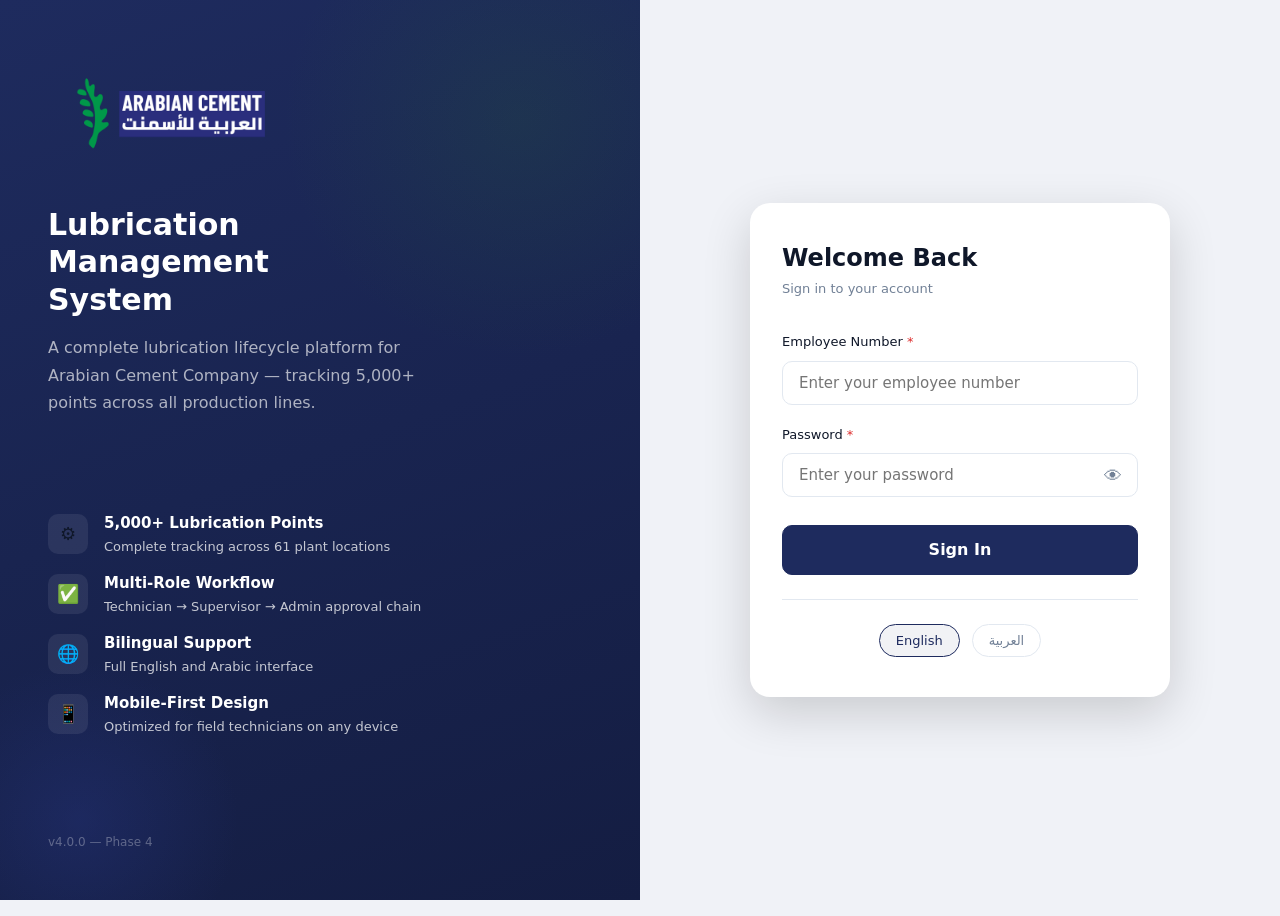
<file: pages/dashboard.html>
<!DOCTYPE html>
<html lang="en" dir="ltr">
<head>
  <meta charset="UTF-8">
  <meta name="viewport" content="width=device-width, initial-scale=1.0">
  <title>Dashboard — ACC LMS</title>
  <link rel="manifest" href="../manifest.json">
  <link rel="stylesheet" href="../css/print.css" media="print">
  <meta name="theme-color" content="#1E2B5E">
  <meta name="apple-mobile-web-app-capable" content="yes">
  <link rel="stylesheet" href="../css/tokens.css">
  <link rel="stylesheet" href="../css/base.css">
  <link rel="stylesheet" href="../css/sidebar.css">
  <link rel="stylesheet" href="../css/components.css">
  <link rel="icon" type="image/png" href="../assets/logo.png">
</head>
<body>

<div class="app-shell">

  <!-- Sidebar -->
  <aside class="sidebar" id="sidebar"></aside>

  <!-- Main -->
  <div class="main-content" id="main-content">

    <!-- Header -->
    <header class="app-header" id="app-header"></header>

    <!-- Page -->
    <main class="page-content">

      <!-- Welcome Banner -->
      <div id="welcome-banner" style="margin-bottom:var(--space-6);">
        <h2 class="text-2xl font-bold" id="welcome-msg">Dashboard</h2>
        <p class="text-sm text-muted" id="welcome-date"></p>
      </div>

      <!-- Oil Change Required Alert -->
      <div class="alert alert-danger" id="oil-change-alert" style="margin-bottom:var(--space-6);display:none;">
        <span style="font-size:20px;">⚠️</span>
        <div>
          <strong>Oil Change Required</strong>
          <div id="oil-change-count" style="font-size:var(--text-sm);margin-top:2px;"></div>
        </div>
        <button class="btn btn-danger btn-sm" style="margin-left:auto;" onclick="window.location.href='points.html?filter=oil_required'">
          View Points
        </button>
      </div>

      <!-- KPI Stats Grid -->
      <div class="grid grid-cols-2 md:grid-cols-3 lg:grid-cols-4" style="gap:var(--space-4);margin-bottom:var(--space-6);" id="kpi-grid">
        <!-- Loaded dynamically -->
        <div class="stat-card"><div class="skeleton" style="height:80px;width:100%;"></div></div>
        <div class="stat-card"><div class="skeleton" style="height:80px;width:100%;"></div></div>
        <div class="stat-card"><div class="skeleton" style="height:80px;width:100%;"></div></div>
        <div class="stat-card"><div class="skeleton" style="height:80px;width:100%;"></div></div>
      </div>

      <!-- Bottom Grid -->
      <div class="grid grid-cols-1 md:grid-cols-2" style="gap:var(--space-6);" id="dash-bottom">

        <!-- Left: Recent Activity / Queue -->
        <div class="card" id="left-panel">
          <div class="card-header">
            <h3 class="card-title" id="left-panel-title">Loading...</h3>
            <button class="btn btn-ghost btn-sm" id="left-panel-action">View All</button>
          </div>
          <div class="card-body" style="padding:0;" id="left-panel-body"></div>
        </div>

        <!-- Right: Overdue / Stats -->
        <div class="card" id="right-panel">
          <div class="card-header">
            <h3 class="card-title">Overdue — Critical</h3>
            <button class="btn btn-ghost btn-sm" onclick="window.location.href='reports.html?tab=overdue'">View All</button>
          </div>
          <div class="card-body" style="padding:0;" id="right-panel-body"></div>
        </div>

      </div>

      <!-- Technician Quick Submit (shown only to technicians) -->
      <div class="card" id="quick-submit-card" style="margin-top:var(--space-6);display:none;">
        <div class="card-header">
          <h3 class="card-title">⚡ Quick Submit Oil Change</h3>
        </div>
        <div class="card-body">
          <form id="quick-submit-form" style="display:grid;grid-template-columns:1fr 1fr auto;gap:var(--space-4);align-items:end;">
            <div class="form-group">
              <label class="form-label required">Point ID</label>
              <input type="text" class="form-control" id="qs-point-id" placeholder="e.g. PT-431-GBX-001">
            </div>
            <div class="form-group">
              <label class="form-label required">Change Date</label>
              <input type="date" class="form-control" id="qs-date">
            </div>
            <button type="submit" class="btn btn-primary">Submit</button>
          </form>
        </div>
      </div>

    </main>
  </div>
</div>

<div id="toast-container" class="toast-container"></div>

<script src="../js/core.js"></script>
<script src="../js/shell.js"></script>
<script>
function generateSkeletonRows(n) {
  return Array.from({length: n}, () =>
    `<div style="display:flex;align-items:center;gap:12px;padding:12px 24px;border-bottom:1px solid var(--color-border);">
      <div class="skeleton" style="width:36px;height:36px;border-radius:50%;flex-shrink:0;"></div>
      <div style="flex:1;">
        <div class="skeleton" style="height:14px;width:70%;margin-bottom:6px;"></div>
        <div class="skeleton" style="height:11px;width:45%;"></div>
      </div>
    </div>`
  ).join('');
}

// FIX: previously this skeleton HTML was written as literal
// '${generateSkeletonRows(4)}' text directly in the static markup,
// which the browser never evaluates — it just prints as plain text.
// Inject it properly here instead, right after the function exists.
document.getElementById('left-panel-body').innerHTML  = `<div style="padding:var(--space-6);">${generateSkeletonRows(4)}</div>`;
document.getElementById('right-panel-body').innerHTML = `<div style="padding:var(--space-6);">${generateSkeletonRows(4)}</div>`;

(async function() {
  await App.init();
  await Shell.init();

  const user = Auth.getUser();
  const role = Auth.getRole();

  // Welcome message
  // FIX: backend returns FullNameEN/FullNameAR, never a plain 'Name'
  // field — this always fell back to the generic 'User' text before.
  const displayName = (I18n.getLang() === 'ar' ? user?.FullNameAR : user?.FullNameEN) || user?.FullNameEN || 'User';
  document.getElementById('welcome-msg').textContent =
    I18n.t('dashboard.welcome', { name: displayName.split(' ')[0] });
  document.getElementById('welcome-date').textContent =
    new Date().toLocaleDateString(I18n.getLang() === 'ar' ? 'ar-EG' : 'en-GB', {
      weekday: 'long', year: 'numeric', month: 'long', day: 'numeric'
    });

  // Set today's date for quick submit
  const qsDate = document.getElementById('qs-date');
  if (qsDate) qsDate.value = new Date().toISOString().split('T')[0];

  // PERFORMANCE FIX: KPI cards and the panels below them are independent
  // sections — load them in parallel rather than waiting for KPI to
  // fully finish before starting the panels.
  await Promise.all([
    loadKPI(role),
    loadPanels(role)
  ]);

  // Show role-specific elements
  if (role === 'TECHNICIAN') {
    document.getElementById('quick-submit-card').style.display = 'block';
  }
})();

async function loadKPI(role) {
  const kpiGrid = document.getElementById('kpi-grid');

  const res = await API.getKPI();

  if (!res.success) {
    kpiGrid.innerHTML = `<div class="alert alert-warning" style="grid-column:1/-1;">
      ${I18n.t('error.api_not_configured')} <a href="settings.html" class="btn btn-sm btn-secondary" style="margin-left:8px;">Configure API</a>
    </div>`;
    return;
  }

  const kpi = res.data || {};

  const cards = buildKpiCards(role, kpi);
  kpiGrid.innerHTML = cards;

  // Show oil change required alert
  if (kpi.OilChangeRequired > 0) {
    document.getElementById('oil-change-alert').style.display = 'flex';
    document.getElementById('oil-change-count').textContent =
      `${kpi.OilChangeRequired} point(s) require immediate oil change`;
  }
}

function buildKpiCards(role, kpi) {
  const cards = [
    {
      value: kpi.TotalPoints || '—',
      label: I18n.t('dashboard.kpi.total_points'),
      icon: '⚙️',
      iconClass: 'navy',
      href: 'points.html',
    },
    {
      value: kpi.OverdueCount || 0,
      label: I18n.t('dashboard.kpi.overdue'),
      icon: '⏰',
      iconClass: kpi.OverdueCount > 0 ? 'red' : 'green',
      href: 'reports.html?tab=overdue',
    },
    {
      value: kpi.DueThisWeek || 0,
      label: I18n.t('dashboard.kpi.due_this_week'),
      icon: '📅',
      iconClass: 'orange',
      href: 'points.html?filter=due_this_week',
    },
    {
      value: kpi.ComplianceRate != null ? `${kpi.ComplianceRate}%` : '—',
      label: I18n.t('dashboard.kpi.compliance'),
      icon: '✅',
      iconClass: 'green',
      href: 'reports.html?tab=compliance',
    },
  ];

  // Role-specific cards
  if (role === 'ADMIN' || role === 'SUPERVISOR') {
    cards.push({
      value: kpi.PendingApproval || 0,
      label: I18n.t('dashboard.kpi.pending_approval'),
      icon: '⏳',
      iconClass: 'purple',
      href: 'pending.html',
    });
  }

  if (kpi.OilChangeRequired > 0) {
    cards.push({
      value: kpi.OilChangeRequired,
      label: I18n.t('dashboard.kpi.oil_change_required'),
      icon: '🛢️',
      iconClass: 'red',
      href: 'points.html?filter=oil_required',
    });
  }

  return cards.map(c => `
    <a href="${c.href}" class="stat-card" style="text-decoration:none;cursor:pointer;">
      <div class="stat-icon ${c.iconClass}">${c.icon}</div>
      <div class="stat-info">
        <div class="stat-value">${Format.number(c.value)}</div>
        <div class="stat-label">${c.label}</div>
      </div>
    </a>
  `).join('');
}

async function loadPanels(role) {
  // PERFORMANCE FIX: run the role-specific panel call and the overdue
  // report call in parallel (Promise.all) instead of sequentially —
  // they are independent and each Apps Script round-trip is slow,
  // so running them together roughly halves this section's load time.
  let leftPanelPromise;
  if (role === 'TECHNICIAN') {
    document.getElementById('left-panel-title').textContent = I18n.t('dashboard.my_queue');
    document.getElementById('left-panel-action').textContent = 'View All';
    document.getElementById('left-panel-action').onclick = () => window.location.href = 'history.html';
    leftPanelPromise = API.get('workflow.technician_queue', {})
      .then(res => renderActivityList('left-panel-body', res.data || [], 'queue'));
  } else {
    document.getElementById('left-panel-title').textContent = I18n.t('dashboard.pending_review');
    document.getElementById('left-panel-action').textContent = 'View All';
    document.getElementById('left-panel-action').onclick = () => window.location.href = 'pending.html';
    leftPanelPromise = API.getPendingQueue()
      .then(res => renderActivityList('left-panel-body', (res.data || []).slice(0, 6), 'pending'));
  }

  const overduePromise = API.getOverdueReport({ criticality: 'CRITICAL', limit: 6 })
    .then(oRes => renderOverdueList('right-panel-body', oRes.data || []));

  await Promise.all([leftPanelPromise, overduePromise]);
}

function renderActivityList(containerId, items, type) {
  const el = document.getElementById(containerId);
  if (!items.length) {
    el.innerHTML = DOM.emptyState(I18n.t('pending.empty'), '✅');
    return;
  }

  el.innerHTML = items.map(item => {
    const statusBadge = Format.statusBadge(item.Status);
    const criticality = item.Criticality ? Format.criticalityBadge(item.Criticality) : '';

    return `
      <div style="display:flex;align-items:center;gap:12px;padding:12px 24px;border-bottom:1px solid var(--color-border);">
        <div style="width:36px;height:36px;border-radius:50%;background:var(--color-surface-overlay);display:flex;align-items:center;justify-content:center;font-size:16px;flex-shrink:0;">
          ${type === 'pending' ? '⏳' : '📋'}
        </div>
        <div style="flex:1;min-width:0;">
          <div style="font-size:var(--text-sm);font-weight:500;white-space:nowrap;overflow:hidden;text-overflow:ellipsis;">
            ${item.PointID || item.HistoryID || '—'}
          </div>
          <div style="font-size:var(--text-xs);color:var(--color-text-muted);margin-top:2px;">
            ${I18n.formatDate(item.ChangeDate || item.CreatedAt)} ${criticality}
          </div>
        </div>
        ${statusBadge}
      </div>
    `;
  }).join('');
}

function renderOverdueList(containerId, items) {
  const el = document.getElementById(containerId);
  if (!items.length) {
    el.innerHTML = DOM.emptyState('No critical overdue', '✅');
    return;
  }

  el.innerHTML = items.map(item => {
    const days = item.DaysOverdue || 0;
    const badgeClass = Format.overdueClass(days);

    return `
      <div style="display:flex;align-items:center;gap:12px;padding:12px 24px;border-bottom:1px solid var(--color-border);">
        <div style="flex:1;min-width:0;">
          <div style="font-size:var(--text-sm);font-weight:500;white-space:nowrap;overflow:hidden;text-overflow:ellipsis;">
            ${item.PointID || '—'}
          </div>
          <div style="font-size:var(--text-xs);color:var(--color-text-muted);margin-top:2px;">
            ${item.AssetName || ''} · ${item.LocationCode || ''}
          </div>
        </div>
        <span class="badge badge-${badgeClass}">${days}d overdue</span>
      </div>
    `;
  }).join('');
}

// Quick submit form
document.getElementById('quick-submit-form')?.addEventListener('submit', async e => {
  e.preventDefault();
  const pointId = document.getElementById('qs-point-id').value.trim();
  const date    = document.getElementById('qs-date').value;

  if (!pointId || !date) {
    Toast.warning('Please fill in Point ID and Date');
    return;
  }

  const res = await API.submitOilChange({ PointID: pointId, ChangeDate: date });
  if (res.success) {
    Toast.success(I18n.t('msg.submitted'));
    document.getElementById('qs-point-id').value = '';
  } else {
    Toast.error(res.error || I18n.t('error.generic'));
  }
});
</script>
</body>
</html>
</file>
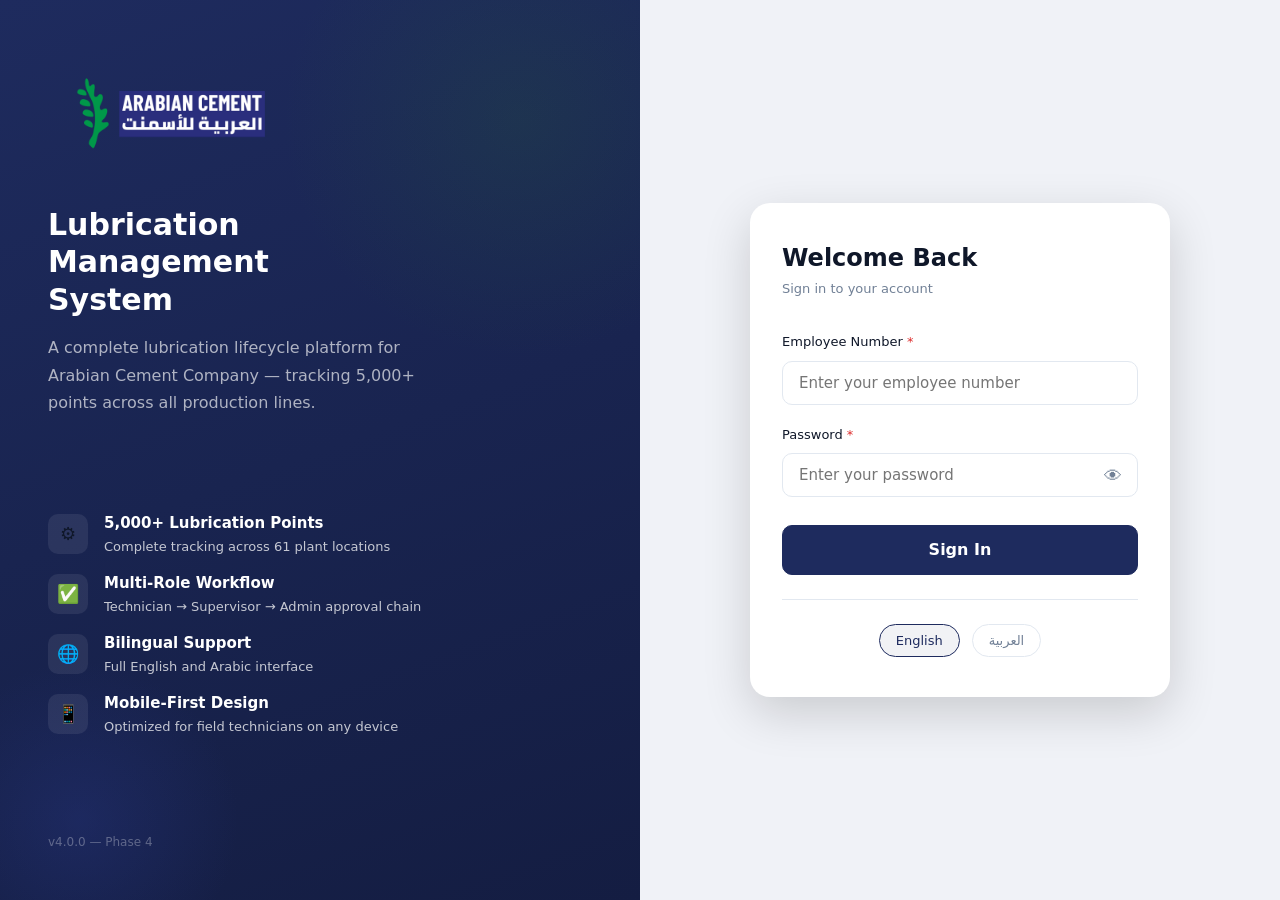
<file: pages/history.html>
<!DOCTYPE html>
<html lang="en" dir="ltr">
<head>
  <meta charset="UTF-8" />
  <meta name="viewport" content="width=device-width, initial-scale=1.0" />
  <title data-i18n="history.title">Change History — ACC LMS</title>
  <link rel="icon" href="../assets/favicon.ico" />
  <link rel="preconnect" href="https://fonts.googleapis.com" />
  <link href="https://fonts.googleapis.com/css2?family=Inter:wght@400;500;600;700&family=Cairo:wght@400;600;700&display=swap" rel="stylesheet" />
  <link rel="stylesheet" href="../css/tokens.css" />
  <link rel="stylesheet" href="../css/base.css" />
  <link rel="stylesheet" href="../css/sidebar.css" />
  <link rel="stylesheet" href="../css/components.css" />
  <link rel="manifest" href="../manifest.json">
  <link rel="stylesheet" href="../css/print.css" media="print">
  <meta name="theme-color" content="#1E2B5E">

  <!-- ═══════════════════════════════════════════════
       PHASE 7: Inline styles for photo viewer and
       offline queue indicator (P-009, F-04, F-05)
  ═══════════════════════════════════════════════ -->
  <style>
    /* Photo count badge on view-photos button */
    .btn-photos { position: relative; gap: 4px; }
    .btn-photos .photo-count-badge {
      display: inline-flex; align-items: center; justify-content: center;
      background: var(--color-primary); color: #fff;
      font-size: 10px; font-weight: 700; border-radius: 10px;
      padding: 0 5px; min-width: 16px; height: 16px; line-height: 1;
    }

    /* Offline queue banner */
    .offline-queue-bar {
      display: none; align-items: center; gap: 8px;
      background: var(--color-warning-bg, #fffbea);
      border: 1px solid var(--color-warning, #f59e0b);
      border-radius: var(--radius-md, 8px);
      padding: 8px 12px; margin-bottom: 12px; font-size: 13px;
    }
    .offline-queue-bar.visible { display: flex; }
    .offline-queue-bar svg { flex-shrink: 0; color: var(--color-warning, #f59e0b); }

    /* Photo lightbox — full specs from core.js v7 */
    .photo-lightbox {
      position: fixed; inset: 0; z-index: 9000;
      background: rgba(0,0,0,0.92); display: flex;
      flex-direction: column; align-items: center; justify-content: center;
    }
    .photo-lightbox[hidden] { display: none; }
    .photo-lb-header {
      position: absolute; top: 0; left: 0; right: 0;
      display: flex; align-items: center; justify-content: space-between;
      padding: 12px 16px;
      background: linear-gradient(to bottom, rgba(0,0,0,0.7), transparent);
      z-index: 1;
    }
    .photo-lb-title { color: #fff; font-size: 13px; font-weight: 500; opacity: 0.9; }
    .photo-lb-close {
      background: none; border: none; color: #fff; cursor: pointer;
      opacity: 0.8; padding: 4px; line-height: 1;
    }
    .photo-lb-close:hover { opacity: 1; }
    .photo-lb-main {
      position: relative; width: 100%; flex: 1;
      display: flex; align-items: center; justify-content: center;
      overflow: hidden;
    }
    .photo-lb-img-wrap {
      max-width: 90vw; max-height: 75vh;
      display: flex; align-items: center; justify-content: center;
    }
    .photo-lb-img-wrap img {
      max-width: 100%; max-height: 75vh;
      object-fit: contain; border-radius: 4px;
      box-shadow: 0 8px 32px rgba(0,0,0,0.5);
    }
    .photo-lb-spinner {
      width: 40px; height: 40px; border: 3px solid rgba(255,255,255,0.2);
      border-top-color: #fff; border-radius: 50%;
      animation: lb-spin 0.7s linear infinite;
    }
    @keyframes lb-spin { to { transform: rotate(360deg); } }
    .photo-lb-nav {
      position: absolute; top: 50%; transform: translateY(-50%);
      background: rgba(255,255,255,0.15); border: none; color: #fff;
      width: 44px; height: 44px; border-radius: 50%; cursor: pointer;
      display: flex; align-items: center; justify-content: center;
      backdrop-filter: blur(4px); transition: background 0.15s;
    }
    .photo-lb-nav:hover { background: rgba(255,255,255,0.28); }
    .photo-lb-nav:disabled { opacity: 0.25; cursor: default; }
    .photo-lb-nav--prev { left: 12px; }
    .photo-lb-nav--next { right: 12px; }
    .photo-lb-strip {
      display: flex; gap: 8px; padding: 12px 16px;
      overflow-x: auto; max-width: 100%;
      background: linear-gradient(to top, rgba(0,0,0,0.6), transparent);
    }
    .photo-lb-thumb {
      width: 56px; height: 56px; border-radius: 6px; object-fit: cover;
      cursor: pointer; opacity: 0.55; flex-shrink: 0;
      border: 2px solid transparent; transition: opacity 0.15s, border-color 0.15s;
    }
    .photo-lb-thumb.active { opacity: 1; border-color: #fff; }
    .photo-lb-meta {
      position: absolute; bottom: 80px; left: 0; right: 0;
      display: flex; align-items: center; justify-content: center; gap: 12px;
      padding: 0 16px;
    }
    .photo-lb-filename {
      color: rgba(255,255,255,0.7); font-size: 12px;
      max-width: 240px; overflow: hidden; text-overflow: ellipsis; white-space: nowrap;
    }
    .photo-lb-counter { color: rgba(255,255,255,0.5); font-size: 12px; }
    .photo-lb-fullscreen-btn {
      background: none; border: none; color: rgba(255,255,255,0.7);
      cursor: pointer; padding: 2px; line-height: 1;
    }
    .photo-lb-fullscreen-btn:hover { color: #fff; }
    .photo-lb-admin {
      position: absolute; bottom: 80px; right: 16px;
    }
    .photo-lb-admin .btn-delete-photo {
      background: var(--color-danger, #dc2626); color: #fff;
      border: none; border-radius: var(--radius-sm, 6px);
      padding: 6px 12px; font-size: 12px; cursor: pointer;
      display: flex; align-items: center; gap: 6px;
    }
    .photo-lb-admin .btn-delete-photo:hover { opacity: 0.85; }

    /* P-009: Pagination via data-page delegation */
    .pagination-btn[data-page] { cursor: pointer; }
    .pagination-btn--active { font-weight: 600; }

    /* Photos column */
    .cell-photos { white-space: nowrap; }

    /* Error state in lightbox */
    .photo-lb-error {
      color: rgba(255,255,255,0.6); text-align: center; font-size: 14px;
    }
  </style>
</head>
<body>
  <div class="app-layout" id="appLayout">
    <!-- Shell injected by shell.js -->
    <aside class="sidebar" id="sidebar"></aside>
    <div class="main-wrapper">
      <header class="app-header" id="appHeader"></header>
      <main class="main-content">

        <!-- Offline Queue Banner (F-05 / P-007) -->
        <div class="offline-queue-bar" id="offlineQueueBar">
          <svg width="16" height="16" viewBox="0 0 24 24" fill="none" stroke="currentColor" stroke-width="2">
            <path d="M1 6s4-4 11-4 11 4 11 4"/>
            <path d="M1 12s4-4 11-4 11 4 11 4"/>
            <line x1="2" y1="20" x2="22" y2="20"/>
            <line x1="4" y1="4" x2="20" y2="20"/>
          </svg>
          <span id="offlineQueueMsg" data-i18n="offline.queueMsg">You are offline. <strong id="offlineQueueCount">0</strong> submission(s) queued.</span>
          <button class="btn btn-ghost btn-xs" id="btnFlushQueue" data-i18n="offline.retryNow">Retry Now</button>
        </div>

        <!-- Page Header -->
        <div class="page-header">
          <div class="page-header-left">
            <h1 class="page-title" data-i18n="history.pageTitle">Change History</h1>
            <p class="page-subtitle" data-i18n="history.pageSubtitle">All oil change submissions and their approval status</p>
          </div>
          <div class="page-header-actions">
            <button class="btn btn-primary" id="btnSubmitOilChange"
                    data-permission="history.create">
              <svg width="16" height="16" viewBox="0 0 24 24" fill="none" stroke="currentColor" stroke-width="2"><line x1="12" y1="5" x2="12" y2="19"/><line x1="5" y1="12" x2="19" y2="12"/></svg>
              <span data-i18n="history.submitOilChange">Submit Oil Change</span>
            </button>
          </div>
        </div>

        <!-- Filters Bar -->
        <div class="filter-bar card" id="filterBar">
          <div class="filter-row">
            <!-- Search -->
            <div class="filter-field filter-field--grow">
              <label class="filter-label" data-i18n="common.search">Search</label>
              <div class="input-icon-wrap">
                <svg class="input-icon" width="16" height="16" viewBox="0 0 24 24" fill="none" stroke="currentColor" stroke-width="2"><circle cx="11" cy="11" r="8"/><line x1="21" y1="21" x2="16.65" y2="16.65"/></svg>
                <input type="text" id="searchInput" class="form-input input-with-icon"
                       data-i18n-placeholder="history.searchPlaceholder"
                       placeholder="Search by point ID, location, technician…" />
              </div>
            </div>

            <!-- Status Filter -->
            <div class="filter-field">
              <label class="filter-label" data-i18n="common.status">Status</label>
              <select id="statusFilter" class="form-select">
                <option value="" data-i18n="common.allStatuses">All Statuses</option>
                <option value="PENDING" data-i18n="status.pending">Pending</option>
                <option value="APPROVED" data-i18n="status.approved">Approved</option>
                <option value="REJECTED" data-i18n="status.rejected">Rejected</option>
                <option value="RECALLED" data-i18n="status.recalled">Recalled</option>
                <option value="CORRECTED" data-i18n="status.corrected">Corrected</option>
              </select>
            </div>

            <!-- Date From -->
            <div class="filter-field">
              <label class="filter-label" data-i18n="common.dateFrom">Date From</label>
              <input type="date" id="dateFrom" class="form-input" />
            </div>

            <!-- Date To -->
            <div class="filter-field">
              <label class="filter-label" data-i18n="common.dateTo">Date To</label>
              <input type="date" id="dateTo" class="form-input" />
            </div>

            <!-- Criticality -->
            <div class="filter-field">
              <label class="filter-label" data-i18n="common.criticality">Criticality</label>
              <select id="criticalityFilter" class="form-select">
                <option value="" data-i18n="common.all">All</option>
                <option value="CRITICAL" data-i18n="crit.critical">Critical</option>
                <option value="HIGH" data-i18n="crit.high">High</option>
                <option value="MEDIUM" data-i18n="crit.medium">Medium</option>
                <option value="LOW" data-i18n="crit.low">Low</option>
              </select>
            </div>

            <button class="btn btn-ghost btn-sm" id="btnResetFilters" data-i18n="common.reset">Reset</button>
          </div>

          <!-- Quick Filter Chips -->
          <div class="chip-row" id="quickChips">
            <button class="chip chip--active" data-filter="all" data-i18n="common.all">All</button>
            <button class="chip" data-filter="mine" data-i18n="history.mine">My Records</button>
            <button class="chip" data-filter="pending" data-i18n="status.pending">Pending</button>
            <button class="chip" data-filter="approved" data-i18n="status.approved">Approved</button>
            <button class="chip" data-filter="rejected" data-i18n="status.rejected">Rejected</button>
            <button class="chip" data-filter="overdue" data-i18n="common.overdue">Overdue</button>
          </div>
        </div>

        <!-- Results Summary -->
        <div class="results-summary" id="resultsSummary">
          <span id="resultCount" class="result-count">— records</span>
          <div class="sort-wrap">
            <label class="filter-label" data-i18n="common.sortBy">Sort by</label>
            <select id="sortSelect" class="form-select form-select--sm">
              <option value="date_desc" data-i18n="sort.dateNewest">Date (Newest)</option>
              <option value="date_asc" data-i18n="sort.dateOldest">Date (Oldest)</option>
              <option value="criticality" data-i18n="sort.criticality">Criticality</option>
              <option value="status" data-i18n="sort.status">Status</option>
            </select>
          </div>
        </div>

        <!-- History Table -->
        <div class="card card--flush">
          <div class="table-wrap" id="historyTableWrap">
            <table class="data-table" id="historyTable">
              <thead>
                <tr>
                  <th data-i18n="history.col.id">Record ID</th>
                  <th data-i18n="history.col.point">Point</th>
                  <th data-i18n="history.col.location">Location</th>
                  <th data-i18n="history.col.criticality">Criticality</th>
                  <th data-i18n="history.col.changeDate">Change Date</th>
                  <th data-i18n="history.col.technician">Technician</th>
                  <th data-i18n="history.col.lubricant">Lubricant</th>
                  <th data-i18n="history.col.photos">Photos</th>
                  <th data-i18n="history.col.status">Status</th>
                  <th data-i18n="history.col.actions">Actions</th>
                </tr>
              </thead>
              <tbody id="historyTbody">
                <tr class="table-loading-row">
                  <td colspan="10">
                    <div class="table-loading">
                      <div class="spinner"></div>
                      <span data-i18n="common.loading">Loading…</span>
                    </div>
                  </td>
                </tr>
              </tbody>
            </table>
          </div>

          <!-- Pagination — P-009: data-page delegation, no inline onclick -->
          <div class="table-footer" id="tableFooter">
            <span id="pageInfo" class="page-info"></span>
            <div class="pagination" id="pagination"></div>
          </div>
        </div>

      </main>
    </div>
  </div>

  <!-- ═══════════════════════════════════════════════════════
       MODAL: Submit Oil Change
  ═══════════════════════════════════════════════════════ -->
  <div class="modal-backdrop" id="submitModal" role="dialog" aria-modal="true" aria-labelledby="submitModalTitle" hidden>
    <div class="modal modal--lg">
      <div class="modal-header">
        <h2 class="modal-title" id="submitModalTitle" data-i18n="history.submitModal.title">Submit Oil Change</h2>
        <button class="modal-close" data-modal-close="submitModal" aria-label="Close">
          <svg width="20" height="20" viewBox="0 0 24 24" fill="none" stroke="currentColor" stroke-width="2"><line x1="18" y1="6" x2="6" y2="18"/><line x1="6" y1="6" x2="18" y2="18"/></svg>
        </button>
      </div>
      <div class="modal-body">
        <form id="submitForm" novalidate>

          <div class="form-grid form-grid--2">
            <!-- Point ID -->
            <div class="form-group form-group--span2">
              <label class="form-label form-label--required" data-i18n="history.form.pointId">Lubrication Point</label>
              <div class="input-icon-wrap">
                <svg class="input-icon" width="16" height="16" viewBox="0 0 24 24" fill="none" stroke="currentColor" stroke-width="2"><circle cx="11" cy="11" r="8"/><line x1="21" y1="21" x2="16.65" y2="16.65"/></svg>
                <input type="text" id="pointSearch" class="form-input input-with-icon"
                       placeholder="Search by Point ID or description…"
                       data-i18n-placeholder="history.form.pointSearchPlaceholder"
                       autocomplete="off" />
              </div>
              <div class="dropdown-results" id="pointDropdown" hidden></div>
              <input type="hidden" id="selectedPointId" name="pointId" required />
              <!-- Selected point preview -->
              <div class="point-preview card card--inset" id="pointPreview" hidden>
                <div class="point-preview-grid">
                  <div><span class="label-sm" data-i18n="common.pointId">Point ID</span><br/><strong id="pvPointId">—</strong></div>
                  <div><span class="label-sm" data-i18n="common.location">Location</span><br/><span id="pvLocation">—</span></div>
                  <div><span class="label-sm" data-i18n="common.equipment">Equipment</span><br/><span id="pvEquipment">—</span></div>
                  <div><span class="label-sm" data-i18n="common.criticality">Criticality</span><br/><span id="pvCriticality" class="badge">—</span></div>
                  <div><span class="label-sm" data-i18n="common.lubricant">Recommended Lubricant</span><br/><span id="pvLubricant">—</span></div>
                  <div><span class="label-sm" data-i18n="common.interval">Interval</span><br/><span id="pvInterval">—</span></div>
                </div>
              </div>
            </div>

            <!-- Change Date -->
            <div class="form-group">
              <label class="form-label form-label--required" for="changeDate" data-i18n="history.form.changeDate">Change Date</label>
              <input type="date" id="changeDate" name="changeDate" class="form-input" required />
            </div>

            <!-- Lubricant Used -->
            <div class="form-group">
              <label class="form-label form-label--required" for="lubricantUsed" data-i18n="history.form.lubricantUsed">Lubricant Used</label>
              <input type="text" id="lubricantUsed" name="lubricantUsed" class="form-input" required
                     placeholder="e.g. Shell Omala 220" />
            </div>

            <!-- Quantity Used -->
            <div class="form-group">
              <label class="form-label" for="quantityUsed" data-i18n="history.form.quantity">Quantity (L)</label>
              <input type="number" id="quantityUsed" name="quantityUsed" class="form-input"
                     min="0" step="0.1" placeholder="0.0" />
            </div>

            <!-- Method -->
            <div class="form-group">
              <label class="form-label" for="changeMethod" data-i18n="history.form.method">Change Method</label>
              <select id="changeMethod" name="changeMethod" class="form-select">
                <option value="" data-i18n="common.selectOne">Select…</option>
                <option value="FULL_DRAIN" data-i18n="method.fullDrain">Full Drain &amp; Fill</option>
                <option value="TOP_UP" data-i18n="method.topUp">Top Up</option>
                <option value="GREASE" data-i18n="method.grease">Grease Application</option>
                <option value="FLUSH" data-i18n="method.flush">Flush &amp; Fill</option>
              </select>
            </div>

            <!-- Equipment Condition -->
            <div class="form-group">
              <label class="form-label" for="equipmentCondition" data-i18n="history.form.condition">Equipment Condition</label>
              <select id="equipmentCondition" name="equipmentCondition" class="form-select">
                <option value="" data-i18n="common.selectOne">Select…</option>
                <option value="GOOD" data-i18n="condition.good">Good</option>
                <option value="FAIR" data-i18n="condition.fair">Fair</option>
                <option value="POOR" data-i18n="condition.poor">Poor</option>
                <option value="CRITICAL" data-i18n="condition.critical">Critical — Needs Attention</option>
              </select>
            </div>

            <!-- Notes -->
            <div class="form-group form-group--span2">
              <label class="form-label" for="submitNotes" data-i18n="history.form.notes">Notes</label>
              <textarea id="submitNotes" name="notes" class="form-textarea" rows="3"
                        placeholder="Any observations, issues, or relevant notes…"
                        data-i18n-placeholder="history.form.notesPlaceholder"></textarea>
            </div>

            <!-- Photo Upload — Phase 7: uses PhotoViewer.buildPickerUI from core.js v7 -->
            <div class="form-group form-group--span2">
              <label class="form-label" data-i18n="history.form.photos">
                Photos <span style="font-weight:400;color:var(--color-text-muted);">(optional, max 3)</span>
              </label>
              <div id="photo-upload-container"></div>
            </div>

            <!-- Oil Change Required notice -->
            <div class="form-group form-group--span2" id="oilRequiredNotice" hidden>
              <div class="alert alert--warning">
                <svg width="16" height="16" viewBox="0 0 24 24" fill="none" stroke="currentColor" stroke-width="2"><path d="M10.29 3.86L1.82 18a2 2 0 0 0 1.71 3h16.94a2 2 0 0 0 1.71-3L13.71 3.86a2 2 0 0 0-3.42 0z"/><line x1="12" y1="9" x2="12" y2="13"/><line x1="12" y1="17" x2="12.01" y2="17"/></svg>
                <span data-i18n="history.form.oilRequiredNotice">This point has an <strong>Oil Change Required</strong> flag set from oil analysis. This submission will clear that flag upon approval.</span>
              </div>
            </div>
          </div>
        </form>
      </div>
      <div class="modal-footer">
        <button class="btn btn-ghost" data-modal-close="submitModal" data-i18n="common.cancel">Cancel</button>
        <button class="btn btn-primary" id="confirmSubmit" data-i18n="history.form.submitBtn">Submit Oil Change</button>
      </div>
    </div>
  </div>

  <!-- ═══════════════════════════════════════════════════════
       MODAL: Record Detail
  ═══════════════════════════════════════════════════════ -->
  <div class="modal-backdrop" id="detailModal" role="dialog" aria-modal="true" aria-labelledby="detailModalTitle" hidden>
    <div class="modal modal--lg">
      <div class="modal-header">
        <h2 class="modal-title" id="detailModalTitle">Record Detail</h2>
        <button class="modal-close" data-modal-close="detailModal" aria-label="Close">
          <svg width="20" height="20" viewBox="0 0 24 24" fill="none" stroke="currentColor" stroke-width="2"><line x1="18" y1="6" x2="6" y2="18"/><line x1="6" y1="6" x2="18" y2="18"/></svg>
        </button>
      </div>
      <div class="modal-body" id="detailModalBody">
        <div class="detail-grid" id="recordDetailGrid"></div>
      </div>
      <div class="modal-footer" id="detailModalFooter">
        <!-- Actions injected by role -->
      </div>
    </div>
  </div>

  <!-- ═══════════════════════════════════════════════════════
       MODAL: Recall Confirm
  ═══════════════════════════════════════════════════════ -->
  <div class="modal-backdrop" id="recallModal" role="dialog" aria-modal="true" hidden>
    <div class="modal modal--sm">
      <div class="modal-header">
        <h2 class="modal-title" data-i18n="history.recall.title">Recall Submission</h2>
        <button class="modal-close" data-modal-close="recallModal" aria-label="Close">
          <svg width="20" height="20" viewBox="0 0 24 24" fill="none" stroke="currentColor" stroke-width="2"><line x1="18" y1="6" x2="6" y2="18"/><line x1="6" y1="6" x2="18" y2="18"/></svg>
        </button>
      </div>
      <div class="modal-body">
        <p data-i18n="history.recall.confirm">Are you sure you want to recall this submission? It will return to RECALLED status and can no longer be approved.</p>
        <input type="hidden" id="recallHistoryId" />
      </div>
      <div class="modal-footer">
        <button class="btn btn-ghost" data-modal-close="recallModal" data-i18n="common.cancel">Cancel</button>
        <button class="btn btn-warning" id="confirmRecall" data-i18n="history.recall.confirm_btn">Recall</button>
      </div>
    </div>
  </div>

  <!-- ═══════════════════════════════════════════════════════
       PHASE 7: Photo Lightbox (F-04 / SEC-009 compliant)
       Rendered by PhotoViewer.open() in core.js v7
  ═══════════════════════════════════════════════════════ -->
  <div class="photo-lightbox" id="photoLightbox" hidden role="dialog" aria-modal="true" aria-label="Photo Viewer">
    <!-- Header -->
    <div class="photo-lb-header">
      <span class="photo-lb-title" id="photoLbTitle">Photos</span>
      <button class="photo-lb-close" id="photoLbClose" aria-label="Close photo viewer">
        <svg width="24" height="24" viewBox="0 0 24 24" fill="none" stroke="currentColor" stroke-width="2">
          <line x1="18" y1="6" x2="6" y2="18"/><line x1="6" y1="6" x2="18" y2="18"/>
        </svg>
      </button>
    </div>

    <!-- Main image area -->
    <div class="photo-lb-main" id="photoLbMain">
      <!-- Nav: Previous -->
      <button class="photo-lb-nav photo-lb-nav--prev" id="photoLbPrev" aria-label="Previous photo">
        <svg width="20" height="20" viewBox="0 0 24 24" fill="none" stroke="currentColor" stroke-width="2.5">
          <polyline points="15 18 9 12 15 6"/>
        </svg>
      </button>

      <!-- Image wrapper -->
      <div class="photo-lb-img-wrap" id="photoLbImgWrap">
        <div class="photo-lb-spinner" id="photoLbSpinner"></div>
      </div>

      <!-- Nav: Next -->
      <button class="photo-lb-nav photo-lb-nav--next" id="photoLbNext" aria-label="Next photo">
        <svg width="20" height="20" viewBox="0 0 24 24" fill="none" stroke="currentColor" stroke-width="2.5">
          <polyline points="9 18 15 12 9 6"/>
        </svg>
      </button>
    </div>

    <!-- Meta row: filename + counter + fullscreen -->
    <div class="photo-lb-meta">
      <span class="photo-lb-filename" id="photoLbFilename"></span>
      <span class="photo-lb-counter" id="photoLbCounter"></span>
      <a class="photo-lb-fullscreen-btn" id="photoLbFullscreen" target="_blank" rel="noopener"
         title="Open full size" aria-label="Open full size in new tab">
        <svg width="16" height="16" viewBox="0 0 24 24" fill="none" stroke="currentColor" stroke-width="2">
          <path d="M15 3h6v6M9 21H3v-6M21 3l-7 7M3 21l7-7"/>
        </svg>
      </a>
      <!-- ADMIN: Delete button (conditionally shown) -->
      <div class="photo-lb-admin" id="photoLbAdmin" hidden>
        <button class="btn-delete-photo" id="photoLbDelete">
          <svg width="14" height="14" viewBox="0 0 24 24" fill="none" stroke="currentColor" stroke-width="2">
            <polyline points="3 6 5 6 21 6"/><path d="M19 6l-1 14H6L5 6"/><path d="M10 11v6M14 11v6"/><path d="M9 6V4h6v2"/>
          </svg>
          <span data-i18n="photo.deletePhoto">Delete Photo</span>
        </button>
      </div>
    </div>

    <!-- Thumbnail strip -->
    <div class="photo-lb-strip" id="photoLbStrip"></div>
  </div>

  <!-- Toast Container -->
  <div class="toast-container" id="toastContainer"></div>
  <!-- Search Overlay (shell) -->
  <div class="search-overlay" id="searchOverlay" hidden></div>

  <script src="../js/core.js"></script>
  <script src="../js/shell.js"></script>
  <script>
  /* ── History Page Controller v7.0.0 ────────────────────
     Phase 7 changes:
       - Photos column in table (F-04)
       - view-photos button per row using PhotoViewer.open()
       - Admin delete integrated in lightbox (F-04)
       - data-modal-close delegation replaces per-button listeners
       - Pagination event delegation via data-page (P-009)
       - OfflineQueue status bar (F-05)
       - All window.* action handlers use data-action delegation
  ─────────────────────────────────────────────────────── */
  (function() {
    'use strict';

    let state = {
      records: [],
      filtered: [],
      page: 1,
      pageSize: 25,
      sort: 'date_desc',
      filters: { search: '', status: '', criticality: '', dateFrom: '', dateTo: '', chip: 'all' },
      activeRecordId: null,
    };

    // ── Init ──────────────────────────────────────────────
    App.init({ requireAuth: true }).then(() => {
      Shell.init();
      setupFilters();
      setupModals();
      setupSubmitForm();
      setupDelegation();    // Phase 7: unified event delegation
      setupOfflineQueue();  // Phase 7: offline queue banner
      loadHistory();
      I18n._rerender();
    });

    // ── Phase 7: Event Delegation Hub (P-009) ─────────────
    // Replaces all inline onclick= and per-element listeners
    function setupDelegation() {
      document.addEventListener('click', handleGlobalClick);
    }

    function handleGlobalClick(e) {
      // Modal close via data-modal-close attribute
      const closeTarget = e.target.closest('[data-modal-close]');
      if (closeTarget) {
        Modal.close(closeTarget.dataset.modalClose);
        return;
      }

      // Pagination via data-page attribute (P-009)
      const pageBtn = e.target.closest('[data-page]');
      if (pageBtn && pageBtn.closest('#pagination')) {
        const pg = parseInt(pageBtn.dataset.page, 10);
        if (!isNaN(pg) && !pageBtn.disabled) {
          state.page = pg;
          renderTable();
        }
        return;
      }

      // Table row actions via data-action
      const actionBtn = e.target.closest('[data-action]');
      if (actionBtn) {
        const action = actionBtn.dataset.action;
        const id = actionBtn.dataset.id;
        switch (action) {
          case 'view':         viewRecord(id); break;
          case 'recall':       showRecall(id); break;
          case 'quick-approve': quickApprove(id); break;
          case 'view-photos':  {
            const count = parseInt(actionBtn.dataset.count || '0', 10);
            if (count > 0) PhotoViewer.open(id, Auth.can('history.deletePhoto'));
            break;
          }
          // Detail modal footer actions
          case 'approve':  approveRecord(id); break;
          case 'reject':   rejectRecord(id); break;
          case 'restore':  restoreRecord(id); break;
          case 'correct':  window.location = `pending.html?correct=${id}`; break;
          case 'recall-from-detail':
            showRecall(id);
            Modal.close('detailModal');
            break;
        }
        return;
      }

      // Close point dropdown on outside click
      if (!e.target.closest('#pointSearch')) {
        const dd = document.getElementById('pointDropdown');
        if (dd) dd.hidden = true;
      }
    }

    // ── Phase 7: Offline Queue Banner ─────────────────────
    function setupOfflineQueue() {
      updateOfflineBanner();
      // Listen for online event to refresh banner
      window.addEventListener('online', () => {
        updateOfflineBanner();
        if (typeof OfflineQueue !== 'undefined' && OfflineQueue.count() > 0) {
          OfflineQueue.flushQueue();
        }
      });
      window.addEventListener('offline', updateOfflineBanner);

      const btnFlush = document.getElementById('btnFlushQueue');
      if (btnFlush) {
        btnFlush.addEventListener('click', () => {
          if (typeof OfflineQueue !== 'undefined') OfflineQueue.flushQueue();
          updateOfflineBanner();
        });
      }

      // SW message: sync flushed
      navigator.serviceWorker?.addEventListener('message', e => {
        if (e.data?.type === 'SYNC_FLUSH') {
          updateOfflineBanner();
          loadHistory();
        }
      });
    }

    function updateOfflineBanner() {
      const bar = document.getElementById('offlineQueueBar');
      const countEl = document.getElementById('offlineQueueCount');
      if (!bar) return;
      const count = (typeof OfflineQueue !== 'undefined') ? OfflineQueue.count() : 0;
      if (count > 0 || !navigator.onLine) {
        bar.classList.add('visible');
        if (countEl) countEl.textContent = count;
      } else {
        bar.classList.remove('visible');
      }
    }

    // ── Load Data ─────────────────────────────────────────
    async function loadHistory() {
      setTableLoading(true);
      const user = Auth.getUser();
      const params = {
        status: state.filters.status || undefined,
        dateFrom: state.filters.dateFrom || undefined,
        dateTo: state.filters.dateTo || undefined,
      };
      if (user.role === 'TECHNICIAN') params.technicianId = user.UserID;

      const res = await API.getHistory(params);
      if (res.success) {
        state.records = res.data || [];
        applyFilters();
      } else {
        Toast.show(res.error || 'Failed to load records', 'error');
        setTableLoading(false);
      }
    }

    // ── Filtering & Sorting ───────────────────────────────
    function applyFilters() {
      const { search, status, criticality, dateFrom, dateTo, chip } = state.filters;
      const user = Auth.getUser();

      let rows = [...state.records];

      if (chip === 'mine')     rows = rows.filter(r => r.TechnicianID === user.UserID);
      if (chip === 'pending')  rows = rows.filter(r => r.Status === 'PENDING');
      if (chip === 'approved') rows = rows.filter(r => r.Status === 'APPROVED');
      if (chip === 'rejected') rows = rows.filter(r => r.Status === 'REJECTED');
      if (chip === 'overdue')  rows = rows.filter(r => r._isOverdue);

      if (status)      rows = rows.filter(r => r.Status === status);
      if (criticality) rows = rows.filter(r => r.Criticality === criticality);
      if (dateFrom)    rows = rows.filter(r => r.ChangeDate >= dateFrom);
      if (dateTo)      rows = rows.filter(r => r.ChangeDate <= dateTo);
      if (search) {
        const q = search.toLowerCase();
        rows = rows.filter(r =>
          (r.HistoryID || '').toLowerCase().includes(q) ||
          (r.PointID || '').toLowerCase().includes(q) ||
          (r.LocationName || '').toLowerCase().includes(q) ||
          (r.TechnicianName || '').toLowerCase().includes(q) ||
          (r.LubricantUsed || '').toLowerCase().includes(q)
        );
      }

      rows = sortRows(rows, state.sort);
      state.filtered = rows;
      state.page = 1;
      renderTable();
    }

    function sortRows(rows, sort) {
      return rows.sort((a, b) => {
        switch(sort) {
          case 'date_desc':    return (b.ChangeDate || '').localeCompare(a.ChangeDate || '');
          case 'date_asc':     return (a.ChangeDate || '').localeCompare(b.ChangeDate || '');
          case 'criticality':  return critOrder(a.Criticality) - critOrder(b.Criticality);
          case 'status':       return (a.Status || '').localeCompare(b.Status || '');
          default: return 0;
        }
      });
    }

    function critOrder(c) { return {CRITICAL:0,HIGH:1,MEDIUM:2,LOW:3}[c] ?? 9; }

    // ── Render Table ──────────────────────────────────────
    function renderTable() {
      const tbody = document.getElementById('historyTbody');
      const total = state.filtered.length;
      const start = (state.page - 1) * state.pageSize;
      const pageRows = state.filtered.slice(start, start + state.pageSize);

      document.getElementById('resultCount').textContent =
        `${total} ${I18n.t('common.records', 'records')}`;

      if (pageRows.length === 0) {
        tbody.innerHTML = `<tr><td colspan="10" class="table-empty">
          <div class="empty-state">
            <svg width="40" height="40" viewBox="0 0 24 24" fill="none" stroke="currentColor" stroke-width="1.5" opacity="0.3"><path d="M9 17H7A5 5 0 0 1 7 7h2"/><path d="M15 7h2a5 5 0 1 1 0 10h-2"/><line x1="8" y1="12" x2="16" y2="12"/></svg>
            <p>${I18n.t('history.empty', 'No records found')}</p>
          </div>
        </td></tr>`;
        renderPagination(total);
        return;
      }

      const user = Auth.getUser();
      tbody.innerHTML = pageRows.map(r => {
        const photoCount = r._photoCount || 0;
        const hasPhotos  = photoCount > 0;

        const canRecall = Auth.can('history.recall') &&
          r.Status === 'PENDING' &&
          (user.role === 'ADMIN' || r.TechnicianID === user.UserID);
        const canApprove = Auth.can('history.approve') && r.Status === 'PENDING' &&
          r.TechnicianID !== user.UserID;  // SEC: self-approval blocked in UI too

        // Phase 7: Photos column + view-photos button (data-action delegation)
        const photosCell = hasPhotos
          ? `<button class="btn btn-ghost btn-xs btn-photos"
                     data-action="view-photos" data-id="${r.HistoryID}" data-count="${photoCount}"
                     title="${I18n.t('photo.viewPhotos', 'View Photos')}">
               <svg width="13" height="13" viewBox="0 0 24 24" fill="none" stroke="currentColor" stroke-width="2">
                 <rect x="3" y="3" width="18" height="18" rx="2"/><circle cx="8.5" cy="8.5" r="1.5"/>
                 <polyline points="21 15 16 10 5 21"/>
               </svg>
               <span class="photo-count-badge">${photoCount}</span>
             </button>`
          : `<span class="text-muted" style="font-size:12px;">—</span>`;

        return `<tr class="table-row" data-id="${r.HistoryID}">
          <td><code class="mono">${r.HistoryID || '—'}</code></td>
          <td>
            <div class="cell-primary">${r.PointID || '—'}</div>
            <div class="cell-secondary">${r.EquipmentName || ''}</div>
          </td>
          <td>${r.LocationName || '—'}</td>
          <td><span class="badge badge--crit-${(r.Criticality||'').toLowerCase()}">${r.Criticality || '—'}</span></td>
          <td>${I18n.formatDate(r.ChangeDate)}</td>
          <td>${r.TechnicianName || '—'}</td>
          <td>
            <div class="cell-primary">${r.LubricantUsed || '—'}</div>
            ${r.QuantityUsed ? `<div class="cell-secondary">${r.QuantityUsed} L</div>` : ''}
          </td>
          <td class="cell-photos">${photosCell}</td>
          <td><span class="badge badge--${(r.Status||'').toLowerCase()}">${I18n.t('status.'+r.Status.toLowerCase(), r.Status)}</span></td>
          <td>
            <div class="action-btns">
              <button class="btn btn-ghost btn-xs" data-action="view" data-id="${r.HistoryID}"
                      title="${I18n.t('common.view', 'View')}">
                <svg width="14" height="14" viewBox="0 0 24 24" fill="none" stroke="currentColor" stroke-width="2"><path d="M1 12s4-8 11-8 11 8 11 8-4 8-11 8-11-8-11-8z"/><circle cx="12" cy="12" r="3"/></svg>
              </button>
              ${canRecall ? `<button class="btn btn-ghost btn-xs btn--warning"
                      data-action="recall" data-id="${r.HistoryID}"
                      title="${I18n.t('history.recall', 'Recall')}">
                <svg width="14" height="14" viewBox="0 0 24 24" fill="none" stroke="currentColor" stroke-width="2"><polyline points="1 4 1 10 7 10"/><path d="M3.51 15a9 9 0 1 0 .49-3.1"/></svg>
              </button>` : ''}
              ${canApprove ? `<button class="btn btn-ghost btn-xs btn--success"
                      data-action="quick-approve" data-id="${r.HistoryID}"
                      title="${I18n.t('common.approve', 'Approve')}">
                <svg width="14" height="14" viewBox="0 0 24 24" fill="none" stroke="currentColor" stroke-width="2"><polyline points="20 6 9 17 4 12"/></svg>
              </button>` : ''}
            </div>
          </td>
        </tr>`;
      }).join('');

      renderPagination(total);
    }

    function setTableLoading(on) {
      if (on) {
        document.getElementById('historyTbody').innerHTML = `
          <tr class="table-loading-row"><td colspan="10">
            <div class="table-loading"><div class="spinner"></div><span>${I18n.t('common.loading','Loading…')}</span></div>
          </td></tr>`;
      }
    }

    // ── Pagination — P-009: data-page delegation ──────────
    function renderPagination(total) {
      const pages = Math.ceil(total / state.pageSize);
      const pageInfo = document.getElementById('pageInfo');
      const pg = document.getElementById('pagination');
      const start = (state.page - 1) * state.pageSize + 1;
      const end = Math.min(state.page * state.pageSize, total);
      pageInfo.textContent = total > 0 ? `${start}–${end} of ${total}` : '';

      pg.innerHTML = '';
      if (pages <= 1) return;

      const makeBtn = (label, page, disabled, active) => {
        const b = document.createElement('button');
        b.className = `pagination-btn${active ? ' pagination-btn--active' : ''}`;
        b.textContent = label;
        b.disabled = disabled;
        // P-009: data-page attribute, handled by delegation
        b.dataset.page = page;
        return b;
      };

      pg.appendChild(makeBtn('‹', state.page - 1, state.page === 1, false));
      for (let i = 1; i <= pages; i++) {
        if (pages > 7 && Math.abs(i - state.page) > 2 && i !== 1 && i !== pages) {
          if (i === 2 || i === pages - 1) {
            const s = document.createElement('span');
            s.textContent = '…'; s.className = 'pagination-ellipsis';
            pg.appendChild(s);
          }
          continue;
        }
        pg.appendChild(makeBtn(i, i, false, i === state.page));
      }
      pg.appendChild(makeBtn('›', state.page + 1, state.page === pages, false));
    }

    // ── Record Actions ────────────────────────────────────
    async function viewRecord(id) {
      state.activeRecordId = id;
      const res = await API.getHistoryRecord(id);
      if (!res.success) { Toast.show(res.error, 'error'); return; }
      renderDetailModal(res.data);
      Modal.open('detailModal');
    }

    function showRecall(id) {
      document.getElementById('recallHistoryId').value = id;
      Modal.open('recallModal');
    }

    async function quickApprove(id) {
      if (!confirm(I18n.t('history.quickApproveConfirm', 'Approve this record?'))) return;
      const res = await API.approveRecord(id, { notes: '' });
      if (res.success) {
        Toast.show(I18n.t('history.approved', 'Record approved'), 'success');
        loadHistory();
      } else {
        Toast.show(res.error, 'error');
      }
    }

    // ── Detail Modal ──────────────────────────────────────
    function renderDetailModal(r) {
      document.getElementById('detailModalTitle').textContent = r.HistoryID;
      const user = Auth.getUser();
      const photoCount = r._photoCount || 0;
      const grid = document.getElementById('recordDetailGrid');

      grid.innerHTML = `
        <div class="detail-section">
          <h3 class="detail-section-title">${I18n.t('history.detail.record','Record Info')}</h3>
          <dl class="detail-dl">
            <dt>${I18n.t('common.status','Status')}</dt><dd><span class="badge badge--${(r.Status||'').toLowerCase()}">${r.Status}</span></dd>
            <dt>${I18n.t('history.col.changeDate','Change Date')}</dt><dd>${I18n.formatDate(r.ChangeDate)}</dd>
            <dt>${I18n.t('history.col.technician','Technician')}</dt><dd>${r.TechnicianName||'—'}</dd>
            <dt>${I18n.t('history.form.lubricantUsed','Lubricant')}</dt><dd>${r.LubricantUsed||'—'}</dd>
            <dt>${I18n.t('history.form.quantity','Quantity')}</dt><dd>${r.QuantityUsed ? r.QuantityUsed + ' L' : '—'}</dd>
            <dt>${I18n.t('history.form.method','Method')}</dt><dd>${r.ChangeMethod||'—'}</dd>
            <dt>${I18n.t('history.form.condition','Condition')}</dt><dd>${r.EquipmentCondition||'—'}</dd>
            <dt>${I18n.t('history.form.notes','Notes')}</dt><dd>${r.Notes||'—'}</dd>
          </dl>
        </div>
        ${photoCount > 0 ? `
        <div class="detail-section">
          <h3 class="detail-section-title">${I18n.t('photo.photos','Photos')} (${photoCount})</h3>
          <button class="btn btn-secondary btn-sm" data-action="view-photos"
                  data-id="${r.HistoryID}" data-count="${photoCount}"
                  style="margin-top:4px;">
            <svg width="14" height="14" viewBox="0 0 24 24" fill="none" stroke="currentColor" stroke-width="2">
              <rect x="3" y="3" width="18" height="18" rx="2"/><circle cx="8.5" cy="8.5" r="1.5"/>
              <polyline points="21 15 16 10 5 21"/>
            </svg>
            ${I18n.t('photo.viewPhotos','View Photos')} (${photoCount})
          </button>
        </div>` : ''}
        <div class="detail-section">
          <h3 class="detail-section-title">${I18n.t('history.detail.point','Point Info')}</h3>
          <dl class="detail-dl">
            <dt>${I18n.t('common.pointId','Point ID')}</dt><dd><code class="mono">${r.PointID||'—'}</code></dd>
            <dt>${I18n.t('common.location','Location')}</dt><dd>${r.LocationName||'—'}</dd>
            <dt>${I18n.t('common.equipment','Equipment')}</dt><dd>${r.EquipmentName||'—'}</dd>
            <dt>${I18n.t('common.criticality','Criticality')}</dt><dd><span class="badge badge--crit-${(r.Criticality||'').toLowerCase()}">${r.Criticality||'—'}</span></dd>
          </dl>
        </div>
        ${r.ApprovedBy ? `<div class="detail-section">
          <h3 class="detail-section-title">${I18n.t('history.detail.approval','Approval Info')}</h3>
          <dl class="detail-dl">
            <dt>${I18n.t('history.col.approvedBy','Approved By')}</dt><dd>${r.ApprovedByName||r.ApprovedBy}</dd>
            <dt>${I18n.t('history.col.approvedAt','Approved At')}</dt><dd>${I18n.formatDatetime(r.ApprovedAt)}</dd>
            ${r.ApprovalNotes ? `<dt>${I18n.t('common.notes','Notes')}</dt><dd>${r.ApprovalNotes}</dd>` : ''}
          </dl>
        </div>` : ''}
        ${r.RejectedBy ? `<div class="detail-section detail-section--danger">
          <h3 class="detail-section-title">${I18n.t('history.detail.rejection','Rejection Info')}</h3>
          <dl class="detail-dl">
            <dt>${I18n.t('history.col.rejectedBy','Rejected By')}</dt><dd>${r.RejectedByName||r.RejectedBy}</dd>
            <dt>${I18n.t('history.col.rejectedAt','Rejected At')}</dt><dd>${I18n.formatDatetime(r.RejectedAt)}</dd>
            <dt>${I18n.t('history.col.rejectionReason','Reason')}</dt><dd>${r.RejectionReason||'—'}</dd>
          </dl>
        </div>` : ''}
      `;

      // Footer actions — all use data-action for delegation (P-009)
      const footer = document.getElementById('detailModalFooter');
      const canApprove = Auth.can('history.approve') && r.Status === 'PENDING' && r.TechnicianID !== user.UserID;
      const canReject  = Auth.can('history.reject')  && r.Status === 'PENDING' && r.TechnicianID !== user.UserID;
      const canRecall  = Auth.can('history.recall')  && r.Status === 'PENDING' && (user.role === 'ADMIN' || r.TechnicianID === user.UserID);
      const canRestore = Auth.can('history.restore') && r.Status === 'REJECTED';
      const canCorrect = Auth.can('history.correct') && r.Status === 'APPROVED';

      footer.innerHTML = `
        <button class="btn btn-ghost" data-modal-close="detailModal" data-i18n="common.close">Close</button>
        ${canRecall  ? `<button class="btn btn-warning"   data-action="recall-from-detail" data-id="${r.HistoryID}">${I18n.t('history.recall','Recall')}</button>` : ''}
        ${canRestore ? `<button class="btn btn-secondary" data-action="restore" data-id="${r.HistoryID}">${I18n.t('history.restore','Restore')}</button>` : ''}
        ${canReject  ? `<button class="btn btn-danger"    data-action="reject"  data-id="${r.HistoryID}">${I18n.t('common.reject','Reject')}</button>` : ''}
        ${canApprove ? `<button class="btn btn-primary"   data-action="approve" data-id="${r.HistoryID}">${I18n.t('common.approve','Approve')}</button>` : ''}
        ${canCorrect ? `<button class="btn btn-secondary" data-action="correct" data-id="${r.HistoryID}">${I18n.t('history.correct','Request Correction')}</button>` : ''}
      `;
    }

    async function approveRecord(id) {
      const notes = prompt(I18n.t('common.approvalNotes','Approval notes (optional):'), '');
      if (notes === null) return;
      const res = await API.approveRecord(id, { notes });
      if (res.success) { Toast.show(I18n.t('history.approved','Record approved'),'success'); Modal.close('detailModal'); loadHistory(); }
      else Toast.show(res.error,'error');
    }

    async function rejectRecord(id) {
      const reason = prompt(I18n.t('common.rejectionReason','Rejection reason (required):'),'');
      if (!reason) return;
      const res = await API.rejectRecord(id, { reason });
      if (res.success) { Toast.show(I18n.t('history.rejected','Record rejected'),'success'); Modal.close('detailModal'); loadHistory(); }
      else Toast.show(res.error,'error');
    }

    async function restoreRecord(id) {
      const reason = prompt(I18n.t('history.restoreReason','Restore reason (required):'),'');
      if (!reason) return;
      const res = await API.restoreRecord(id, { reason });
      if (res.success) { Toast.show(I18n.t('history.restored','Record restored to pending'),'success'); Modal.close('detailModal'); loadHistory(); }
      else Toast.show(res.error,'error');
    }

    // ── Recall Modal ──────────────────────────────────────
    document.getElementById('confirmRecall').addEventListener('click', async () => {
      const id = document.getElementById('recallHistoryId').value;
      const res = await API.recallRecord(id);
      if (res.success) { Toast.show(I18n.t('history.recallSuccess','Submission recalled'),'success'); Modal.close('recallModal'); loadHistory(); }
      else Toast.show(res.error,'error');
    });

    // ── Phase 7: Photo Lightbox Controller ────────────────
    // PhotoViewer.open() from core.js v7 manages photo loading.
    // Here we wire the DOM elements it expects.
    (function setupPhotoLightbox() {
      const lb       = document.getElementById('photoLightbox');
      const btnClose = document.getElementById('photoLbClose');
      const btnPrev  = document.getElementById('photoLbPrev');
      const btnNext  = document.getElementById('photoLbNext');
      const btnDel   = document.getElementById('photoLbDelete');

      if (!lb) return;

      // Close
      btnClose.addEventListener('click', () => { lb.hidden = true; document.body.style.overflow = ''; });

      // Keyboard navigation
      document.addEventListener('keydown', e => {
        if (lb.hidden) return;
        if (e.key === 'Escape')      { lb.hidden = true; document.body.style.overflow = ''; }
        else if (e.key === 'ArrowLeft')  btnPrev.click();
        else if (e.key === 'ArrowRight') btnNext.click();
      });

      // Prev / Next forward to PhotoViewer
      btnPrev.addEventListener('click', () => { if (typeof PhotoViewer !== 'undefined') PhotoViewer.prev(); });
      btnNext.addEventListener('click', () => { if (typeof PhotoViewer !== 'undefined') PhotoViewer.next(); });

      // Admin delete
      btnDel.addEventListener('click', async () => {
        if (!confirm(I18n.t('photo.deleteConfirm', 'Delete this photo? This cannot be undone.'))) return;
        if (typeof PhotoViewer !== 'undefined') {
          const ok = await PhotoViewer.deleteCurrent();
          if (ok) Toast.show(I18n.t('photo.deleted', 'Photo deleted'), 'success');
          else     Toast.show(I18n.t('photo.deleteError', 'Delete failed'), 'error');
        }
      });

      // Thumbnail strip click delegation
      document.getElementById('photoLbStrip').addEventListener('click', e => {
        const thumb = e.target.closest('[data-photo-index]');
        if (thumb && typeof PhotoViewer !== 'undefined') {
          PhotoViewer.goTo(parseInt(thumb.dataset.photoIndex, 10));
        }
      });
    })();

    // ── Submit Form ───────────────────────────────────────
    function setupSubmitForm() {
      document.getElementById('changeDate').value = new Date().toISOString().split('T')[0];

      let pointSearchTimer;
      document.getElementById('pointSearch').addEventListener('input', (e) => {
        clearTimeout(pointSearchTimer);
        const q = e.target.value.trim();
        if (q.length < 2) { document.getElementById('pointDropdown').hidden = true; return; }
        pointSearchTimer = setTimeout(() => searchPoints(q), 300);
      });

      document.getElementById('confirmSubmit').addEventListener('click', handleSubmit);
    }

    async function searchPoints(q) {
      const res = await API.getPoints({ search: q, isActive: true });
      const dd = document.getElementById('pointDropdown');
      if (!res.success || !res.data?.length) { dd.hidden = true; return; }
      dd.innerHTML = res.data.slice(0,8).map(p =>
        `<div class="dropdown-item" data-point='${JSON.stringify(p).replace(/'/g,"&#39;")}'>
          <strong>${p.PointID}</strong> — ${p.Description||''} <span class="badge badge--crit-${(p.Criticality||'').toLowerCase()} badge--sm">${p.Criticality}</span>
        </div>`
      ).join('');
      dd.hidden = false;

      // Delegation for dropdown items
      dd.querySelectorAll('.dropdown-item').forEach(item => {
        item.addEventListener('click', () => {
          try { selectPoint(JSON.parse(item.dataset.point)); } catch(e) { /* ignore */ }
        });
      });
    }

    function selectPoint(p) {
      document.getElementById('selectedPointId').value = p.PointID;
      document.getElementById('pointSearch').value = `${p.PointID} — ${p.Description||''}`;
      document.getElementById('pointDropdown').hidden = true;
      document.getElementById('pvPointId').textContent = p.PointID;
      document.getElementById('pvLocation').textContent = p.LocationName || '—';
      document.getElementById('pvEquipment').textContent = p.EquipmentName || '—';
      document.getElementById('pvCriticality').textContent = p.Criticality;
      document.getElementById('pvCriticality').className = `badge badge--crit-${(p.Criticality||'').toLowerCase()}`;
      document.getElementById('pvLubricant').textContent = p.RecommendedLubricant || '—';
      document.getElementById('pvInterval').textContent = p.ChangeIntervalDays ? `${p.ChangeIntervalDays} days` : '—';
      document.getElementById('pointPreview').hidden = false;
      document.getElementById('oilRequiredNotice').hidden = !p.OilChangeRequired;
      if (p.RecommendedLubricant) document.getElementById('lubricantUsed').value = p.RecommendedLubricant;
    }

    async function handleSubmit() {
      const pointId    = document.getElementById('selectedPointId').value;
      const changeDate = document.getElementById('changeDate').value;
      const lubricant  = document.getElementById('lubricantUsed').value.trim();

      if (!pointId)   { Toast.show(I18n.t('history.form.pointRequired','Please select a lubrication point'),'warning'); return; }
      if (!changeDate){ Toast.show(I18n.t('history.form.dateRequired','Please enter a change date'),'warning'); return; }
      if (!lubricant) { Toast.show(I18n.t('history.form.lubricantRequired','Please enter the lubricant used'),'warning'); return; }

      const payload = {
        pointId,
        changeDate,
        lubricantUsed: lubricant,
        quantityUsed: parseFloat(document.getElementById('quantityUsed').value) || null,
        changeMethod: document.getElementById('changeMethod').value || null,
        equipmentCondition: document.getElementById('equipmentCondition').value || null,
        notes: document.getElementById('submitNotes').value.trim() || null,
      };

      const btn = document.getElementById('confirmSubmit');
      btn.disabled = true;
      btn.textContent = I18n.t('common.submitting','Submitting…');

      const res = await API.submitOilChange(payload);
      btn.disabled = false;
      btn.textContent = I18n.t('history.form.submitBtn','Submit Oil Change');

      if (res.success) {
        const historyId = res.data?.HistoryID;

        // Phase 7: Upload queued photos via files.upload_photo endpoint
        if (historyId) {
          const container = document.getElementById('photo-upload-container');
          const files = container?._getFiles?.() || [];
          if (files.length > 0) {
            Toast.show(I18n.t('history.uploadingPhotos','Uploading photos…'), 'info', 8000);
            for (const { file } of files) {
              try {
                const reader = new FileReader();
                const b64 = await new Promise((res, rej) => {
                  reader.onload = () => res(reader.result.split(',')[1]);
                  reader.onerror = rej;
                  reader.readAsDataURL(file);
                });
                await API.post('files.upload_photo', {
                  historyId,
                  fileName: file.name,
                  mimeType: file.type,
                  base64Data: b64,
                });
              } catch (photoErr) {
                Toast.show(I18n.t('history.photoError','Photo upload failed'), 'warning');
              }
            }
          }
        }

        Toast.show(I18n.t('history.submitSuccess','Oil change submitted successfully'),'success');
        Modal.close('submitModal');
        document.getElementById('submitForm').reset();
        document.getElementById('pointPreview').hidden = true;
        document.getElementById('selectedPointId').value = '';
        document.getElementById('oilRequiredNotice').hidden = true;
        loadHistory();
        updateOfflineBanner();
      } else {
        Toast.show(res.error || I18n.t('common.submitFailed','Submission failed'),'error');
      }
    }

    // ── Filter Setup ──────────────────────────────────────
    function setupFilters() {
      const debounce = (fn, ms) => { let t; return (...a) => { clearTimeout(t); t = setTimeout(() => fn(...a), ms); }; };
      document.getElementById('searchInput').addEventListener('input', debounce(e => { state.filters.search = e.target.value; applyFilters(); }, 350));
      document.getElementById('statusFilter').addEventListener('change', e => { state.filters.status = e.target.value; applyFilters(); });
      document.getElementById('criticalityFilter').addEventListener('change', e => { state.filters.criticality = e.target.value; applyFilters(); });
      document.getElementById('dateFrom').addEventListener('change', e => { state.filters.dateFrom = e.target.value; applyFilters(); });
      document.getElementById('dateTo').addEventListener('change', e => { state.filters.dateTo = e.target.value; applyFilters(); });
      document.getElementById('sortSelect').addEventListener('change', e => { state.sort = e.target.value; applyFilters(); });
      document.getElementById('btnResetFilters').addEventListener('click', resetFilters);

      document.querySelectorAll('#quickChips .chip').forEach(chip => {
        chip.addEventListener('click', () => {
          document.querySelectorAll('#quickChips .chip').forEach(c => c.classList.remove('chip--active'));
          chip.classList.add('chip--active');
          state.filters.chip = chip.dataset.filter;
          applyFilters();
        });
      });
    }

    function resetFilters() {
      state.filters = { search: '', status: '', criticality: '', dateFrom: '', dateTo: '', chip: 'all' };
      document.getElementById('searchInput').value = '';
      document.getElementById('statusFilter').value = '';
      document.getElementById('criticalityFilter').value = '';
      document.getElementById('dateFrom').value = '';
      document.getElementById('dateTo').value = '';
      document.querySelectorAll('#quickChips .chip').forEach(c => c.classList.remove('chip--active'));
      document.querySelector('#quickChips .chip[data-filter="all"]').classList.add('chip--active');
      applyFilters();
    }

    // ── Modal Setup ───────────────────────────────────────
    function setupModals() {
      document.getElementById('btnSubmitOilChange').addEventListener('click', () => {
        if (!Auth.can('history.create')) {
          Toast.show(I18n.t('common.noPermission','You do not have permission for this action'),'error');
          return;
        }
        Modal.open('submitModal');
        // Phase 7: PhotoViewer builds picker UI
        if (typeof PhotoViewer !== 'undefined' && PhotoViewer.buildPickerUI) {
          PhotoViewer.buildPickerUI('photo-upload-container');
        }
      });
    }

  })();
  </script>
</body>
</html>
</file>
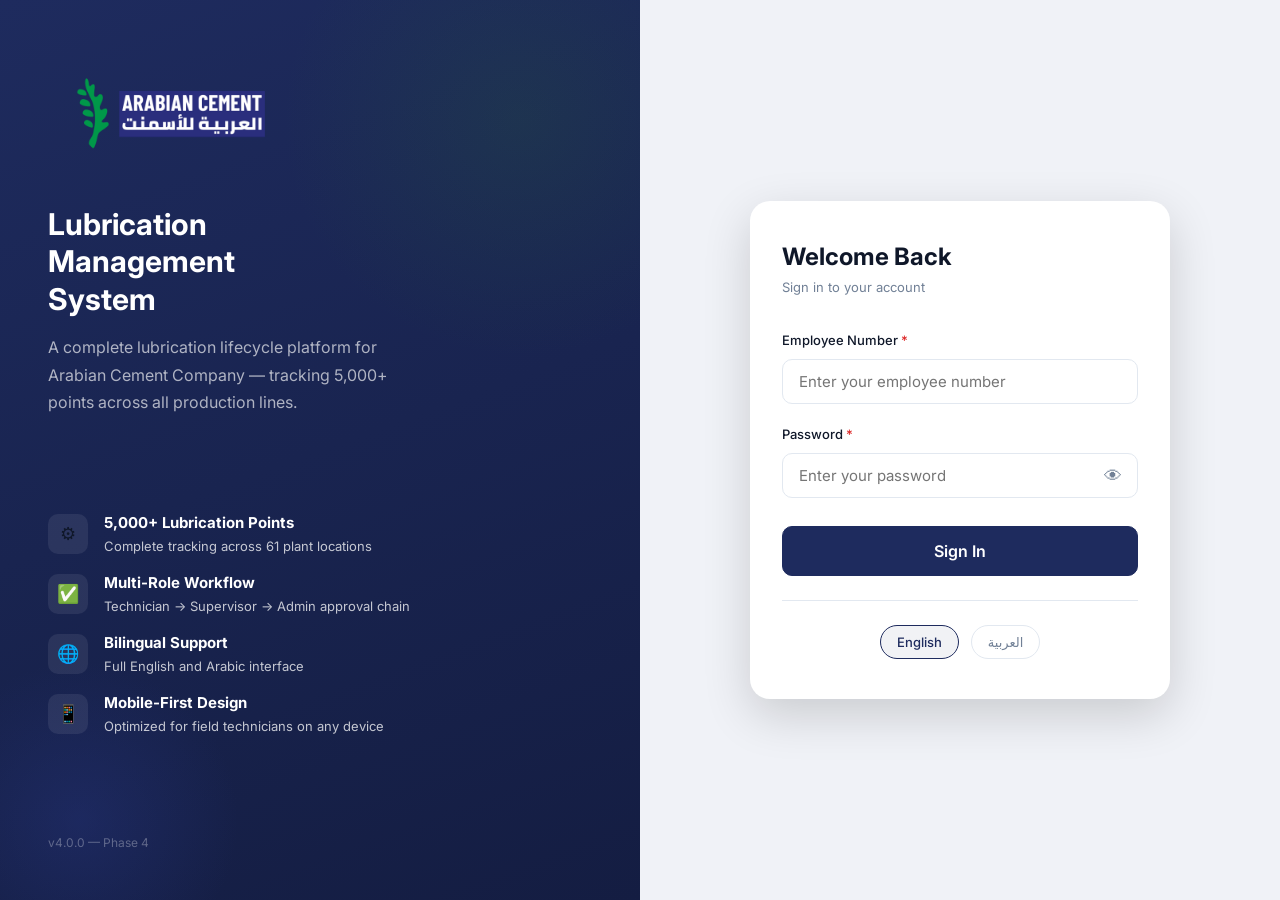
<file: pages/notifications.html>
<!DOCTYPE html>
<html lang="en" dir="ltr">
<head>
  <meta charset="UTF-8" />
  <meta name="viewport" content="width=device-width, initial-scale=1.0" />
  <title data-i18n="notifications.title">Notifications — ACC LMS</title>
  <link rel="icon" href="../assets/favicon.ico" />
  <link rel="preconnect" href="https://fonts.googleapis.com" />
  <link href="https://fonts.googleapis.com/css2?family=Inter:wght@400;500;600;700&family=Cairo:wght@400;600;700&display=swap" rel="stylesheet" />
  <link rel="stylesheet" href="../css/tokens.css" />
  <link rel="stylesheet" href="../css/base.css" />
  <link rel="stylesheet" href="../css/sidebar.css" />
  <link rel="stylesheet" href="../css/components.css" />
  <link rel="manifest" href="../manifest.json">
  <link rel="stylesheet" href="../css/print.css" media="print">
  <meta name="theme-color" content="#1E2B5E">
  <style>
    .notif-list { display: flex; flex-direction: column; gap: 0; }
    .notif-item { display: flex; align-items: flex-start; gap: var(--space-4); padding: var(--space-4) var(--space-5); border-bottom: 1px solid var(--color-border); cursor: pointer; transition: background 0.15s; position: relative; }
    .notif-item:hover { background: var(--color-surface-overlay); }
    .notif-item:last-child { border-bottom: none; }
    .notif-item--unread { background: rgba(38, 53, 128, 0.04); }
    .notif-item--unread::before { content:''; position:absolute; left:0; top:0; bottom:0; width:3px; background:var(--color-brand-navy); border-radius:0 2px 2px 0; }
    .notif-icon { width: 40px; height: 40px; border-radius: var(--radius-full); display: flex; align-items: center; justify-content: center; flex-shrink: 0; }
    .notif-icon--critical { background: var(--color-critical-bg); color: var(--color-critical); }
    .notif-icon--high     { background: var(--color-high-bg);     color: var(--color-high); }
    .notif-icon--medium   { background: var(--color-info-bg);     color: var(--color-info); }
    .notif-icon--low      { background: var(--color-approved-bg); color: var(--color-approved); }
    .notif-icon--info     { background: var(--color-surface-overlay); color: var(--color-text-muted); }
    .notif-body { flex: 1; min-width: 0; }
    .notif-title { font-size: var(--text-sm); font-weight: 600; color: var(--color-text-primary); margin-bottom: 3px; }
    .notif-message { font-size: var(--text-sm); color: var(--color-text-secondary); line-height: 1.5; }
    .notif-meta { display: flex; align-items: center; gap: var(--space-2); margin-top: 6px; }
    .notif-time { font-size: var(--text-xs); color: var(--color-text-muted); }
    .notif-actions { display: flex; gap: var(--space-2); opacity: 0; transition: opacity 0.15s; flex-shrink: 0; }
    .notif-item:hover .notif-actions { opacity: 1; }
    .unread-dot { width: 8px; height: 8px; border-radius: 50%; background: var(--color-brand-navy); flex-shrink: 0; margin-top: 6px; }
    .notif-header-bar { display: flex; align-items: center; justify-content: space-between; padding: var(--space-3) var(--space-5); border-bottom: 1px solid var(--color-border); background: var(--color-surface-overlay); }
    .notif-count-text { font-size: var(--text-sm); color: var(--color-text-secondary); }
    .notif-empty { padding: var(--space-10); text-align: center; }
    .notif-group-header { padding: var(--space-2) var(--space-5); background: var(--color-surface-overlay); font-size: var(--text-xs); font-weight: 600; color: var(--color-text-muted); text-transform: uppercase; letter-spacing: 0.06em; border-bottom: 1px solid var(--color-border); }
  </style>
</head>
<body>
  <div class="app-layout" id="appLayout">
    <aside class="sidebar" id="sidebar"></aside>
    <div class="main-wrapper">
      <header class="app-header" id="appHeader"></header>
      <main class="main-content">

        <div class="page-header">
          <div class="page-header-left">
            <h1 class="page-title" data-i18n="notifications.pageTitle">Notifications</h1>
            <p class="page-subtitle" data-i18n="notifications.pageSubtitle">System alerts, approvals, and escalations</p>
          </div>
          <div class="page-header-actions">
            <button class="btn btn-ghost" id="btnMarkAllRead" data-i18n="notifications.markAllRead">Mark All Read</button>
            <button class="btn btn-ghost btn-sm" id="btnRefresh">
              <svg width="15" height="15" viewBox="0 0 24 24" fill="none" stroke="currentColor" stroke-width="2"><polyline points="23 4 23 10 17 10"/><polyline points="1 20 1 14 7 14"/><path d="M3.51 9a9 9 0 0 1 14.85-3.36L23 10M1 14l4.64 4.36A9 9 0 0 0 20.49 15"/></svg>
            </button>
          </div>
        </div>

        <!-- Filter Bar -->
        <div class="filter-bar card" style="margin-bottom:var(--space-4)">
          <div class="filter-row">
            <div class="filter-field">
              <label class="filter-label" data-i18n="common.status">Read Status</label>
              <select id="readFilter" class="form-select">
                <option value="">All</option>
                <option value="unread">Unread</option>
                <option value="read">Read</option>
              </select>
            </div>
            <div class="filter-field">
              <label class="filter-label" data-i18n="common.priority">Priority</label>
              <select id="priorityFilter" class="form-select">
                <option value="">All Priorities</option>
                <option value="CRITICAL">Critical</option>
                <option value="HIGH">High</option>
                <option value="MEDIUM">Medium</option>
                <option value="LOW">Low</option>
              </select>
            </div>
            <div class="filter-field filter-field--grow">
              <label class="filter-label">Type</label>
              <select id="typeFilter" class="form-select">
                <option value="">All Types</option>
                <option value="SUBMISSION">Submissions</option>
                <option value="APPROVAL">Approvals</option>
                <option value="REJECTION">Rejections</option>
                <option value="OVERDUE">Overdue Alerts</option>
                <option value="OIL_REQUIRED">Oil Change Required</option>
                <option value="SYSTEM">System</option>
              </select>
            </div>
            <button class="btn btn-ghost btn-sm" id="btnReset" data-i18n="common.reset">Reset</button>
          </div>
        </div>

        <!-- Notification Feed -->
        <div class="card card--flush">
          <div class="notif-header-bar">
            <span class="notif-count-text" id="notifCountText">Loading…</span>
            <div style="display:flex;gap:var(--space-2)">
              <button class="btn btn-ghost btn-xs" id="btnDeleteRead" data-i18n="notifications.deleteRead">Delete Read</button>
            </div>
          </div>

          <div id="notifFeed">
            <div class="table-loading" style="padding:var(--space-8)">
              <div class="spinner"></div><span>Loading notifications…</span>
            </div>
          </div>

          <!-- Pagination -->
          <div class="table-footer" id="tableFooter">
            <span id="pageInfo"></span>
            <div class="pagination" id="pagination"></div>
          </div>
        </div>

      </main>
    </div>
  </div>

  <div class="toast-container" id="toastContainer"></div>
  <div class="search-overlay" id="searchOverlay" hidden></div>

  <script src="../js/core.js"></script>
  <script src="../js/shell.js"></script>
  <script>
  (function() {
    'use strict';

    let state = {
      notifications: [], filtered: [], page: 1, pageSize: 30,
      filters: { read: '', priority: '', type: '' }
    };

    const TYPE_ICONS = {
      SUBMISSION:   `<svg width="18" height="18" viewBox="0 0 24 24" fill="none" stroke="currentColor" stroke-width="2"><path d="M14 2H6a2 2 0 0 0-2 2v16a2 2 0 0 0 2 2h12a2 2 0 0 0 2-2V8z"/><polyline points="14 2 14 8 20 8"/></svg>`,
      APPROVAL:     `<svg width="18" height="18" viewBox="0 0 24 24" fill="none" stroke="currentColor" stroke-width="2"><polyline points="20 6 9 17 4 12"/></svg>`,
      REJECTION:    `<svg width="18" height="18" viewBox="0 0 24 24" fill="none" stroke="currentColor" stroke-width="2"><line x1="18" y1="6" x2="6" y2="18"/><line x1="6" y1="6" x2="18" y2="18"/></svg>`,
      OVERDUE:      `<svg width="18" height="18" viewBox="0 0 24 24" fill="none" stroke="currentColor" stroke-width="2"><circle cx="12" cy="12" r="10"/><polyline points="12 6 12 12 16 14"/></svg>`,
      OIL_REQUIRED: `<svg width="18" height="18" viewBox="0 0 24 24" fill="none" stroke="currentColor" stroke-width="2"><path d="M10.29 3.86L1.82 18a2 2 0 0 0 1.71 3h16.94a2 2 0 0 0 1.71-3L13.71 3.86a2 2 0 0 0-3.42 0z"/><line x1="12" y1="9" x2="12" y2="13"/></svg>`,
      SYSTEM:       `<svg width="18" height="18" viewBox="0 0 24 24" fill="none" stroke="currentColor" stroke-width="2"><circle cx="12" cy="12" r="3"/><path d="M19.07 4.93a10 10 0 0 1 0 14.14M4.93 4.93a10 10 0 0 0 0 14.14"/></svg>`,
    };

    App.init({ requireAuth: true }).then(() => {
      Shell.init();
      setupFilters();
      loadNotifications();
      I18n._rerender();
    });

    async function loadNotifications() {
      document.getElementById('notifFeed').innerHTML = `<div class="table-loading" style="padding:var(--space-8)"><div class="spinner"></div><span>Loading…</span></div>`;
      const res = await API.getNotifications();
      if (!res.success) { Toast.show(res.error || 'Failed to load', 'error'); return; }
      state.notifications = res.data || [];
      applyFilters();
      updateBadge();
    }

    function applyFilters() {
      let rows = [...state.notifications];
      const { read, priority, type } = state.filters;
      if (read === 'unread') rows = rows.filter(n => !n.IsRead);
      if (read === 'read')   rows = rows.filter(n =>  n.IsRead);
      if (priority) rows = rows.filter(n => n.Priority === priority);
      if (type)     rows = rows.filter(n => n.Type === type);

      state.filtered = rows;
      state.page = 1;
      renderFeed();
    }

    function renderFeed() {
      const feed = document.getElementById('notifFeed');
      const total = state.filtered.length;
      const unread = state.filtered.filter(n => !n.IsRead).length;
      const start = (state.page-1)*state.pageSize;
      const rows = state.filtered.slice(start, start+state.pageSize);

      document.getElementById('notifCountText').textContent = `${total} notifications · ${unread} unread`;
      document.getElementById('pageInfo').textContent = total > 0 ? `${start+1}–${Math.min(start+state.pageSize,total)} of ${total}` : '';

      if (!rows.length) {
        feed.innerHTML = `<div class="notif-empty">
          <svg width="48" height="48" viewBox="0 0 24 24" fill="none" stroke="currentColor" stroke-width="1.5" opacity="0.3"><path d="M18 8A6 6 0 0 0 6 8c0 7-3 9-3 9h18s-3-2-3-9"/><path d="M13.73 21a2 2 0 0 1-3.46 0"/></svg>
          <p style="color:var(--color-text-muted);margin-top:var(--space-3)">No notifications</p>
        </div>`;
        renderPagination(total);
        return;
      }

      // Group by date
      const groups = {};
      const today = new Date().toDateString();
      const yesterday = new Date(Date.now()-86400000).toDateString();
      rows.forEach(n => {
        const d = new Date(n.CreatedAt);
        let label = d.toDateString();
        if (label === today) label = 'Today';
        else if (label === yesterday) label = 'Yesterday';
        else label = I18n.formatDate(n.CreatedAt);
        if (!groups[label]) groups[label] = [];
        groups[label].push(n);
      });

      feed.innerHTML = Object.entries(groups).map(([label, notifs]) =>
        `<div class="notif-group-header">${label}</div>` +
        `<div class="notif-list">` +
        notifs.map(n => notifItemHTML(n)).join('') +
        `</div>`
      ).join('');

      renderPagination(total);
    }

    function notifItemHTML(n) {
      const priority = (n.Priority || 'info').toLowerCase();
      const icon = TYPE_ICONS[n.Type] || TYPE_ICONS.SYSTEM;
      const timeStr = I18n.timeAgo(n.CreatedAt);
      return `<div class="notif-item ${n.IsRead?'':'notif-item--unread'}" data-id="${n.NotificationID}" onclick="handleNotifClick('${n.NotificationID}','${n.RelatedID||''}','${n.RelatedType||''}')">
        ${!n.IsRead ? '<div class="unread-dot"></div>' : '<div style="width:8px;flex-shrink:0"></div>'}
        <div class="notif-icon notif-icon--${priority}">${icon}</div>
        <div class="notif-body">
          <div class="notif-title">${escHtml(n.Title||n.Type||'Notification')}</div>
          <div class="notif-message">${escHtml(n.Message||'')}</div>
          <div class="notif-meta">
            <span class="notif-time">${timeStr}</span>
            <span class="badge badge--crit-${priority} badge--sm">${n.Priority||'INFO'}</span>
            <span class="badge badge--sm" style="background:var(--color-surface-overlay);color:var(--color-text-muted)">${n.Type||''}</span>
          </div>
        </div>
        <div class="notif-actions">
          ${!n.IsRead ? `<button class="btn btn-ghost btn-xs" onclick="event.stopPropagation();markRead('${n.NotificationID}')" title="Mark read">
            <svg width="13" height="13" viewBox="0 0 24 24" fill="none" stroke="currentColor" stroke-width="2"><polyline points="20 6 9 17 4 12"/></svg>
          </button>` : ''}
          <button class="btn btn-ghost btn-xs btn--danger" onclick="event.stopPropagation();deleteNotif('${n.NotificationID}')" title="Delete">
            <svg width="13" height="13" viewBox="0 0 24 24" fill="none" stroke="currentColor" stroke-width="2"><polyline points="3 6 5 6 21 6"/><path d="M19 6v14a2 2 0 0 1-2 2H7a2 2 0 0 1-2-2V6m3 0V4a1 1 0 0 1 1-1h4a1 1 0 0 1 1 1v2"/></svg>
          </button>
        </div>
      </div>`;
    }

    function escHtml(s) { const d=document.createElement('div');d.textContent=s;return d.innerHTML; }

    window.handleNotifClick = async function(id, relatedId, relatedType) {
      await markRead(id);
      if (!relatedId) return;
      // Navigate to related item
      const routes = { HISTORY: 'history.html', ANALYSIS: 'analysis.html', CORRECTIONS: 'pending.html', POINTS: 'points.html' };
      const page = routes[relatedType];
      if (page) window.location.href = `${page}?id=${relatedId}`;
    };

    window.markRead = async function(id) {
      const res = await API.markNotificationRead(id);
      if (res.success) {
        const n = state.notifications.find(x => x.NotificationID === id);
        if (n) { n.IsRead = true; applyFilters(); updateBadge(); }
      }
    };

    window.deleteNotif = async function(id) {
      // FIX: there is no 'delete' action on the backend, only 'dismiss'.
      // The original code's optional-chaining fallback meant this always
      // silently no-opped (UI showed success, but nothing was ever
      // actually removed server-side). Using the real backend action now.
      const res = await API.get('notifications.dismiss', { notifId: id });
      if (res.success) {
        state.notifications = state.notifications.filter(n => n.NotificationID !== id);
        applyFilters();
        updateBadge();
        Toast.show('Notification deleted','success');
      }
    };

    function updateBadge() {
      const unread = state.notifications.filter(n => !n.IsRead).length;
      EventBus.emit('notification:count', unread);
    }

    document.getElementById('btnMarkAllRead').addEventListener('click', async () => {
      const unreadIds = state.notifications.filter(n => !n.IsRead).map(n => n.NotificationID);
      if (!unreadIds.length) return;
      // Mark each (batch would be better but works for now)
      await Promise.all(unreadIds.map(id => API.markNotificationRead(id)));
      state.notifications.forEach(n => n.IsRead = true);
      applyFilters(); updateBadge();
      Toast.show(`${unreadIds.length} notifications marked as read`, 'success');
    });

    document.getElementById('btnDeleteRead').addEventListener('click', async () => {
      if (!confirm('Delete all read notifications?')) return;
      state.notifications = state.notifications.filter(n => !n.IsRead);
      applyFilters(); updateBadge();
      Toast.show('Read notifications deleted', 'success');
    });

    document.getElementById('btnRefresh').addEventListener('click', loadNotifications);

    function renderPagination(total) {
      const pg = document.getElementById('pagination');
      const pages = Math.ceil(total/state.pageSize);
      pg.innerHTML = '';
      if (pages <= 1) return;
      const mk = (l,p,d,a) => { const b=document.createElement('button'); b.className=`pagination-btn${a?' pagination-btn--active':''}`; b.textContent=l; b.disabled=d; b.onclick=()=>{state.page=p;renderFeed();}; return b; };
      pg.appendChild(mk('‹',state.page-1,state.page===1,false));
      for(let i=1;i<=pages;i++) pg.appendChild(mk(i,i,false,i===state.page));
      pg.appendChild(mk('›',state.page+1,state.page===pages,false));
    }

    function setupFilters() {
      document.getElementById('readFilter').addEventListener('change', e=>{state.filters.read=e.target.value;applyFilters();});
      document.getElementById('priorityFilter').addEventListener('change', e=>{state.filters.priority=e.target.value;applyFilters();});
      document.getElementById('typeFilter').addEventListener('change', e=>{state.filters.type=e.target.value;applyFilters();});
      document.getElementById('btnReset').addEventListener('click', () => {
        state.filters={read:'',priority:'',type:''};
        document.querySelectorAll('#readFilter,#priorityFilter,#typeFilter').forEach(el=>el.value='');
        applyFilters();
      });
    }

  })();
  </script>
</body>
</html>
</file>
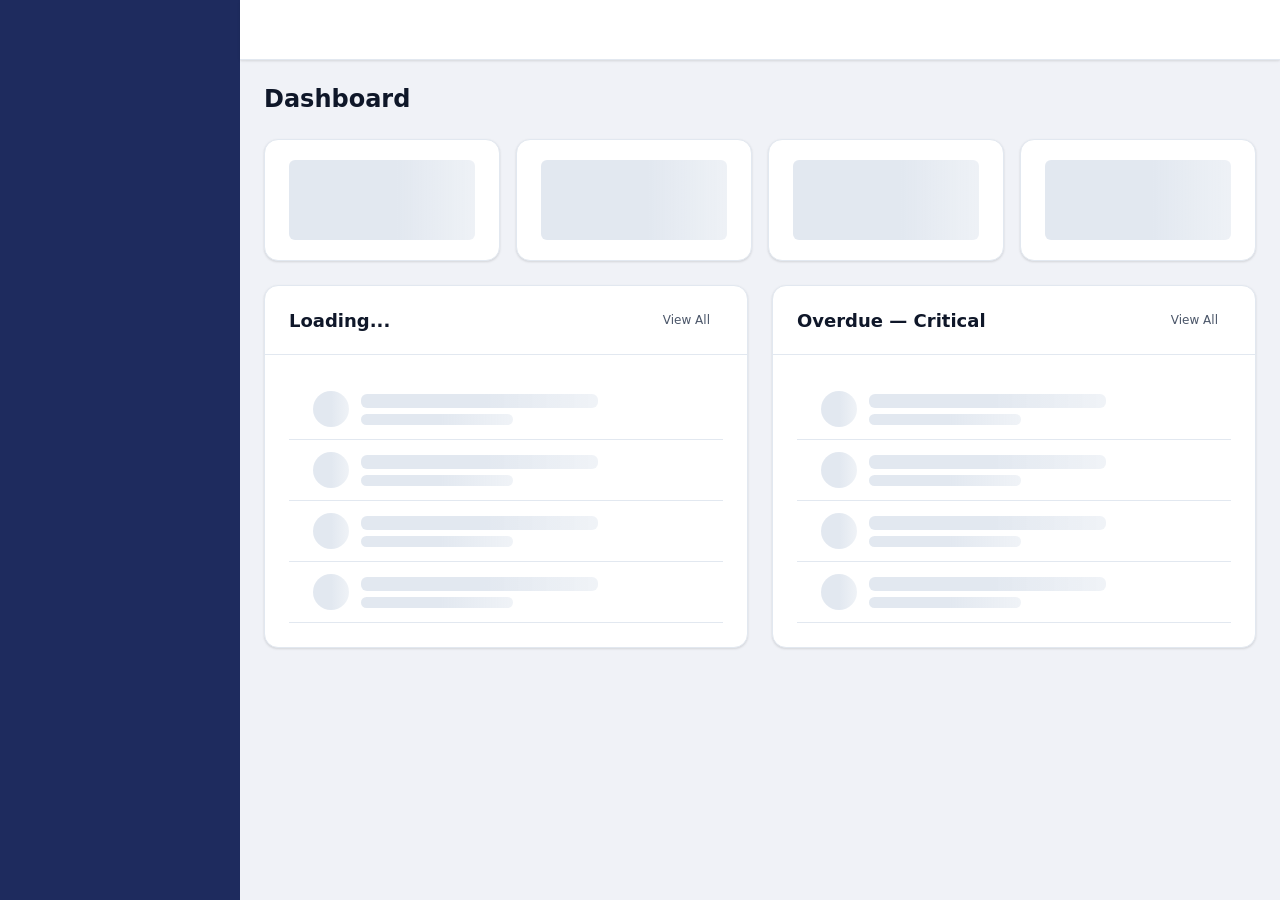
<file: pages/pending.html>
<!DOCTYPE html>
<html lang="en" dir="ltr">
<head>
  <meta charset="UTF-8">
  <meta name="viewport" content="width=device-width, initial-scale=1.0">
  <title>Pending Approvals — ACC LMS</title>
  <link rel="stylesheet" href="../css/tokens.css">
  <link rel="stylesheet" href="../css/base.css">
  <link rel="stylesheet" href="../css/sidebar.css">
  <link rel="stylesheet" href="../css/components.css">
  <link rel="icon" type="image/png" href="../assets/logo.png">
</head>
<body>

<div class="app-shell">
  <aside class="sidebar" id="sidebar"></aside>
  <div class="main-content" id="main-content">
    <header class="app-header" id="app-header"></header>

    <main class="page-content">

      <div class="flex items-center justify-between" style="margin-bottom:var(--space-6);">
        <div>
          <h2 class="text-2xl font-bold" data-i18n="pending.title">Pending Approvals</h2>
          <p class="text-sm text-muted" id="pending-count">Loading...</p>
        </div>
        <div class="flex gap-3">
          <button class="btn btn-secondary" onclick="PendingPage.refresh()">↻ Refresh</button>
        </div>
      </div>

      <!-- Type filter tabs -->
      <div class="tab-nav">
        <button class="tab-btn active" data-type="all" onclick="PendingPage.setType('all', this)">All</button>
        <button class="tab-btn" data-type="oil_change" onclick="PendingPage.setType('oil_change', this)">🛢 Oil Changes</button>
        <button class="tab-btn" data-type="oil_analysis" onclick="PendingPage.setType('oil_analysis', this)">🔬 Oil Analysis</button>
        <button class="tab-btn" data-type="correction" onclick="PendingPage.setType('correction', this)">📝 Corrections</button>
      </div>

      <!-- Sort and filter bar -->
      <div class="card" style="margin-bottom:var(--space-4);">
        <div class="filter-bar">
          <div class="flex gap-2 flex-wrap">
            <span class="text-sm text-muted" style="align-self:center;">Sort by:</span>
            <button class="filter-chip active" data-sort="criticality" onclick="PendingPage.setSort('criticality', this)">Criticality</button>
            <button class="filter-chip" data-sort="date" onclick="PendingPage.setSort('date', this)">Date</button>
            <button class="filter-chip" data-sort="overdue" onclick="PendingPage.setSort('overdue', this)">Overdue First</button>
          </div>
          <div class="flex gap-2" style="margin-left:auto;">
            <select class="form-control" id="criticality-filter" style="width:auto;" onchange="PendingPage.load()">
              <option value="">All Criticality</option>
              <option value="CRITICAL">Critical</option>
              <option value="HIGH">High</option>
              <option value="MEDIUM">Medium</option>
              <option value="LOW">Low</option>
            </select>
          </div>
        </div>
      </div>

      <!-- Pending Cards -->
      <div id="pending-list">
        <div class="text-center" style="padding:40px;">
          <div class="spinner" style="margin:0 auto 12px;"></div>
          <div class="text-muted">Loading pending records...</div>
        </div>
      </div>

    </main>
  </div>
</div>

<!-- Reject Modal -->
<div class="modal-overlay" id="reject-modal" style="display:none;">
  <div class="modal modal-sm">
    <div class="modal-header">
      <h3 class="modal-title">Reject Record</h3>
      <button class="btn-icon" onclick="Modal.close('reject-modal')">✕</button>
    </div>
    <div class="modal-body">
      <div class="alert alert-warning" style="margin-bottom:16px;">
        This record will be sent back to the technician with your reason.
      </div>
      <div class="form-group">
        <label class="form-label required">Reason for Rejection</label>
        <textarea class="form-control" id="reject-reason" rows="4"
          placeholder="Enter a clear reason for rejection..." required></textarea>
        <div class="form-hint">The technician will see this reason in their notification.</div>
      </div>
    </div>
    <div class="modal-footer">
      <button class="btn btn-ghost" onclick="Modal.close('reject-modal')">Cancel</button>
      <button class="btn btn-danger" onclick="PendingPage.confirmReject()">Reject Record</button>
    </div>
  </div>
</div>

<!-- Record Detail Modal -->
<div class="modal-overlay" id="record-detail-modal" style="display:none;">
  <div class="modal modal-lg">
    <div class="modal-header">
      <div>
        <h3 class="modal-title" id="rd-title">Record Details</h3>
        <div class="text-sm text-muted" id="rd-subtitle"></div>
      </div>
      <button class="btn-icon" onclick="Modal.close('record-detail-modal')">✕</button>
    </div>
    <div class="modal-body" id="rd-body">Loading...</div>
    <div class="modal-footer" id="rd-footer"></div>
  </div>
</div>

<div id="toast-container" class="toast-container"></div>

<script src="../js/core.js"></script>
<script src="../js/shell.js"></script>
<script>
const PendingPage = {
  _type: 'all',
  _sort: 'criticality',
  _items: [],
  _rejectTargetId: null,
  _rejectTargetType: null,

  async init() {
    await App.init();
    await Shell.init();

    // Only supervisors and admins
    if (!Auth.hasRole('ADMIN', 'SUPERVISOR')) {
      window.location.href = 'dashboard.html';
      return;
    }

    await this.load();
  },

  async refresh() {
    await this.load();
    Toast.info('Refreshed');
  },

  setType(type, el) {
    this._type = type;
    document.querySelectorAll('.tab-btn').forEach(b => b.classList.remove('active'));
    el.classList.add('active');
    this.render();
  },

  setSort(sort, el) {
    this._sort = sort;
    document.querySelectorAll('[data-sort]').forEach(b => b.classList.remove('active'));
    el.classList.add('active');
    this.render();
  },

  async load() {
    document.getElementById('pending-list').innerHTML = `
      <div class="text-center" style="padding:40px;">
        <div class="spinner" style="margin:0 auto 12px;"></div>
        <div class="text-muted">Loading...</div>
      </div>`;

    const res = await API.getPendingQueue();

    if (!res.success) {
      // FIX: previously this always showed the hardcoded
      // 'API URL not configured' message regardless of the actual
      // failure reason (could be a permission error, expired session,
      // or genuine connectivity issue) — now shows the real error.
      const msg = res.error || I18n.t('error.api_not_configured');
      const msgEl = document.createElement('div');
      msgEl.textContent = msg;
      document.getElementById('pending-list').innerHTML =
        `<div class="alert alert-warning">${msgEl.innerHTML}</div>`;
      return;
    }

    this._items = res.data || [];
    this.render();
  },

  _filtered() {
    let items = [...this._items];

    // Type filter
    if (this._type !== 'all') {
      const typeMap = {
        oil_change: 'OIL_CHANGE',
        oil_analysis: 'OIL_ANALYSIS',
        correction: 'CORRECTION',
      };
      items = items.filter(i => i.Type === typeMap[this._type]);
    }

    // Criticality filter
    const crit = document.getElementById('criticality-filter')?.value;
    if (crit) items = items.filter(i => i.Criticality === crit);

    // Sort
    if (this._sort === 'criticality') {
      const order = { CRITICAL: 0, HIGH: 1, MEDIUM: 2, LOW: 3 };
      items.sort((a, b) => (order[a.Criticality] ?? 4) - (order[b.Criticality] ?? 4));
    } else if (this._sort === 'date') {
      items.sort((a, b) => new Date(a.ChangeDate) - new Date(b.ChangeDate));
    } else if (this._sort === 'overdue') {
      items.sort((a, b) => (b.DaysOverdue || 0) - (a.DaysOverdue || 0));
    }

    return items;
  },

  render() {
    const items = this._filtered();
    const list = document.getElementById('pending-list');
    const count = document.getElementById('pending-count');

    count.textContent = `${items.length} record${items.length !== 1 ? 's' : ''} pending approval`;

    // Update nav badge
    const navBadge = document.getElementById('nav-badge-pending');
    if (navBadge) {
      navBadge.textContent = items.length;
      navBadge.style.display = items.length > 0 ? 'inline-flex' : 'none';
    }

    if (!items.length) {
      list.innerHTML = `
        <div class="card">
          ${DOM.emptyState(I18n.t('pending.empty'), '✅')}
        </div>`;
      return;
    }

    list.innerHTML = items.map(item => this._renderCard(item)).join('');
  },

  _renderCard(item) {
    const typeIcons = {
      OIL_CHANGE: '🛢️',
      OIL_ANALYSIS: '🔬',
      CORRECTION: '📝',
    };
    const typeLabels = {
      OIL_CHANGE: 'Oil Change',
      OIL_ANALYSIS: 'Oil Analysis',
      CORRECTION: 'Correction',
    };

    const icon = typeIcons[item.Type] || '📋';
    const label = typeLabels[item.Type] || item.Type;
    const isOwnSubmission = String(item.TechnicianID) === String(Auth.getUser()?.UserID);
    const canApprove = Auth.can('history.approve') && !isOwnSubmission;
    const canReject  = Auth.can('history.reject')  && !isOwnSubmission;
    const role = Auth.getRole();

    const overdueHtml = item.DaysOverdue > 0
      ? `<span class="badge badge-critical">⏰ ${item.DaysOverdue}d overdue</span>`
      : '';

    const selfBadge = isOwnSubmission
      ? `<span class="badge badge-info" title="You cannot approve your own submission">Own Submission</span>`
      : '';

    return `
      <div class="card" style="margin-bottom:var(--space-4);">
        <div class="card-body" style="padding:var(--space-5) var(--space-6);">
          <div class="flex items-start gap-4">

            <!-- Icon -->
            <div style="width:44px;height:44px;border-radius:var(--radius-md);background:var(--color-surface-overlay);display:flex;align-items:center;justify-content:center;font-size:20px;flex-shrink:0;">
              ${icon}
            </div>

            <!-- Main info -->
            <div style="flex:1;min-width:0;">
              <div class="flex items-center gap-2 flex-wrap" style="margin-bottom:var(--space-2);">
                <span class="font-semibold text-sm">${item.PointID || '—'}</span>
                <span class="badge badge-pending">${label}</span>
                ${Format.criticalityBadge(item.Criticality)}
                ${overdueHtml}
                ${selfBadge}
              </div>

              <div class="text-sm" style="color:var(--color-text-secondary);margin-bottom:var(--space-3);">
                <strong>${item.AssetName || '—'}</strong>
                <span class="text-muted"> · ${item.LocationCode || ''} · ${item.AreaNameEN || ''}</span>
              </div>

              <div class="flex gap-6 flex-wrap" style="font-size:var(--text-xs);color:var(--color-text-muted);">
                <div><span class="font-medium text-secondary">Submitted by:</span> ${item.TechnicianName || '—'}</div>
                <div><span class="font-medium text-secondary">Change Date:</span> ${I18n.formatDate(item.ChangeDate)}</div>
                <div><span class="font-medium text-secondary">Submitted:</span> ${I18n.timeAgo(item.CreatedAt)}</div>
                ${item.OilQuantityUsed ? `<div><span class="font-medium text-secondary">Oil Used:</span> ${item.OilQuantityUsed}L</div>` : ''}
                ${item.Type === 'OIL_ANALYSIS' && item.Recommendation ? `<div><span class="font-medium text-secondary">Recommendation:</span> ${item.Recommendation}</div>` : ''}
              </div>

              ${item.Notes ? `<div class="alert alert-info" style="margin-top:var(--space-3);padding:var(--space-2) var(--space-3);font-size:var(--text-xs);">📝 ${item.Notes}</div>` : ''}
            </div>

            <!-- Actions -->
            <div class="flex gap-2 flex-col items-end" style="flex-shrink:0;">
              <button class="btn btn-ghost btn-sm" onclick="PendingPage.viewRecord('${item.RecordID}', '${item.Type}')">View Details</button>
              ${canApprove ? `<button class="btn btn-success btn-sm" onclick="PendingPage.approve('${item.RecordID}', '${item.Type}')">✓ Approve</button>` : ''}
              ${canReject  ? `<button class="btn btn-danger btn-sm"  onclick="PendingPage.reject('${item.RecordID}', '${item.Type}')">✕ Reject</button>`  : ''}
              ${role === 'ADMIN' && item.Type !== 'CORRECTION' ? `<button class="btn btn-secondary btn-sm" onclick="PendingPage.forceApprove('${item.RecordID}', '${item.Type}')" title="Force approve (Admin only)">⚡ Force</button>` : ''}
            </div>

          </div>
        </div>
      </div>
    `;
  },

  async approve(recordId, type) {
    const res = await API.approveRecord(recordId);
    if (res.success) {
      Toast.success(I18n.t('msg.approved'));
      this._removeItem(recordId);
      this.render();
    } else {
      Toast.error(res.error || I18n.t('error.generic'));
    }
  },

  reject(recordId, type) {
    this._rejectTargetId = recordId;
    this._rejectTargetType = type;
    document.getElementById('reject-reason').value = '';
    Modal.show('reject-modal');
  },

  async confirmReject() {
    const reason = document.getElementById('reject-reason').value.trim();
    if (!reason) {
      Toast.warning('Please provide a reason for rejection');
      return;
    }

    const res = await API.rejectRecord(this._rejectTargetId, reason);
    if (res.success) {
      Toast.success(I18n.t('msg.rejected'));
      Modal.close('reject-modal');
      this._removeItem(this._rejectTargetId);
      this.render();
    } else {
      Toast.error(res.error || I18n.t('error.generic'));
    }
  },

  async forceApprove(recordId, type) {
    if (!confirm('Force approve this record? This bypasses the normal workflow.')) return;
    const res = await API.post('workflow.force_approve', { historyId: recordId, notes: 'Force approved by admin' });
    if (res.success) {
      Toast.success('Force approved');
      this._removeItem(recordId);
      this.render();
    } else {
      Toast.error(res.error || I18n.t('error.generic'));
    }
  },

  _removeItem(id) {
    this._items = this._items.filter(i => i.RecordID !== id);
  },

  async viewRecord(recordId, type) {
    Modal.show('record-detail-modal');
    document.getElementById('rd-title').textContent = recordId;
    document.getElementById('rd-body').innerHTML =
      `<div class="text-center" style="padding:32px;"><div class="spinner" style="margin:0 auto;"></div></div>`;

    const endpoint = type === 'OIL_ANALYSIS' ? 'analysis.get' : 'history.get';
    const res = await API.get(endpoint, { id: recordId });

    if (!res.success) {
      document.getElementById('rd-body').innerHTML = `<div class="alert alert-danger">Failed to load record</div>`;
      return;
    }

    const r = res.data;
    document.getElementById('rd-subtitle').textContent = `${r.PointID} · ${r.AssetName || ''}`;

    const fields = type === 'OIL_ANALYSIS'
      ? [
          ['Sample Date', I18n.formatDate(r.SampleDate)],
          ['Sample Reference', r.SampleReference],
          ['Lab Name', r.LabName],
          ['Recommendation', r.Recommendation],
          ['Viscosity', r.ViscosityGrade],
          ['Particle Count', r.ParticleCount],
          ['Water Content %', r.WaterContent],
          ['Next Sample Due', I18n.formatDate(r.NextSampleDue)],
          ['Notes', r.Notes],
        ]
      : [
          ['Change Date', I18n.formatDate(r.ChangeDate)],
          ['Technician', r.TechnicianName],
          ['Oil Used (L)', r.OilQuantityUsed],
          ['Lubricant', r.LubricantName],
          ['Running Hours', r.RunningHours],
          ['Notes', r.Notes],
        ];

    document.getElementById('rd-body').innerHTML = `
      <div style="display:grid;grid-template-columns:1fr 1fr;gap:var(--space-4);">
        ${fields.filter(([,v]) => v).map(([k, v]) => `
          <div>
            <div class="text-xs text-muted font-semibold" style="text-transform:uppercase;letter-spacing:.05em;margin-bottom:4px;">${k}</div>
            <div class="text-sm font-medium">${v || '—'}</div>
          </div>
        `).join('')}
      </div>
    `;

    const item = this._items.find(i => i.RecordID === recordId);
    const isOwn = String(item?.TechnicianID) === String(Auth.getUser()?.UserID);

    document.getElementById('rd-footer').innerHTML = `
      ${Auth.can('history.approve') && !isOwn ? `<button class="btn btn-success" onclick="PendingPage.approve('${recordId}','${type}');Modal.close('record-detail-modal')">✓ Approve</button>` : ''}
      ${Auth.can('history.reject')  && !isOwn ? `<button class="btn btn-danger"  onclick="PendingPage.reject('${recordId}','${type}');Modal.close('record-detail-modal')">✕ Reject</button>`  : ''}
      <button class="btn btn-ghost" onclick="Modal.close('record-detail-modal')">Close</button>
    `;
  },
};

PendingPage.init();
</script>
</body>
</html>
</file>
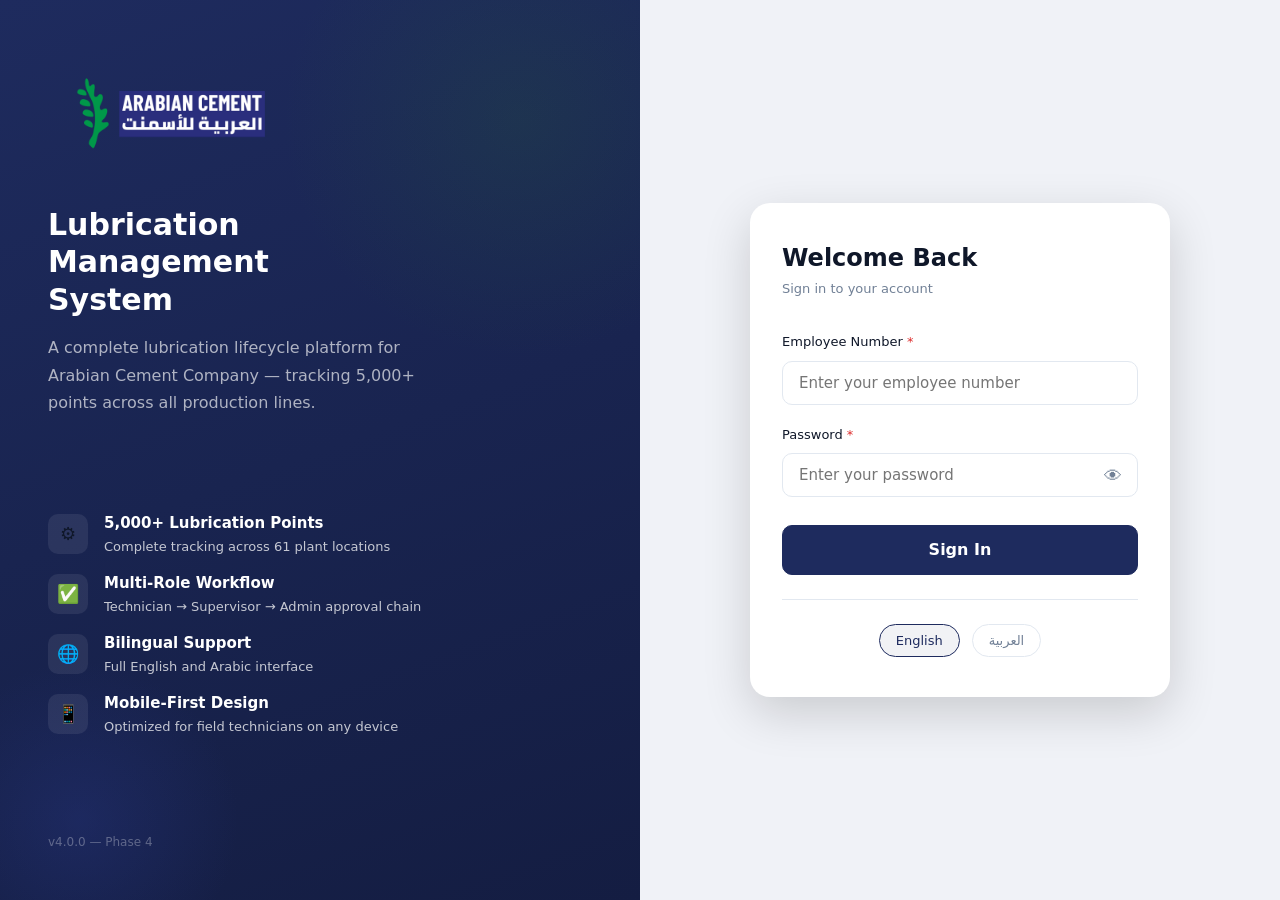
<file: pages/points.html>
<!DOCTYPE html>
<html lang="en" dir="ltr">
<head>
  <meta charset="UTF-8">
  <meta name="viewport" content="width=device-width, initial-scale=1.0">
  <title>Lubrication Points — ACC LMS</title>
  <link rel="stylesheet" href="../css/tokens.css">
  <link rel="stylesheet" href="../css/base.css">
  <link rel="stylesheet" href="../css/sidebar.css">
  <link rel="stylesheet" href="../css/components.css">
  <link rel="icon" type="image/png" href="../assets/logo.png">
</head>
<body>

<div class="app-shell">
  <aside class="sidebar" id="sidebar"></aside>
  <div class="main-content" id="main-content">
    <header class="app-header" id="app-header"></header>

    <main class="page-content">

      <!-- Page Header -->
      <div class="flex items-center justify-between" style="margin-bottom:var(--space-6);">
        <div>
          <h2 class="text-2xl font-bold" data-i18n="points.title">Lubrication Points</h2>
          <p class="text-sm text-muted" id="points-count">Loading...</p>
        </div>
        <div class="flex gap-3" id="page-actions">
          <!-- Populated by role -->
        </div>
      </div>

      <!-- Toolbar -->
      <div class="card" style="margin-bottom:var(--space-4);">
        <div class="filter-bar">
          <!-- Search -->
          <div class="search-wrapper flex-1" style="min-width:200px;max-width:360px;">
            <svg class="search-icon" width="16" height="16" viewBox="0 0 16 16" fill="none" stroke="currentColor" stroke-width="2">
              <circle cx="7" cy="7" r="5"/><line x1="11" y1="11" x2="15" y2="15"/>
            </svg>
            <input type="text" class="form-control search-input" id="points-search"
              placeholder="Search point, asset, location..." data-i18n-placeholder="points.search">
          </div>

          <!-- Filters -->
          <div class="flex gap-2 flex-wrap" id="quick-filters">
            <button class="filter-chip active" data-filter="">All</button>
            <button class="filter-chip" data-filter="overdue">⏰ Overdue</button>
            <button class="filter-chip" data-filter="critical">🔴 Critical</button>
            <button class="filter-chip" data-filter="oil_required">🛢 Oil Required</button>
            <button class="filter-chip" data-filter="due_this_week">📅 Due This Week</button>
          </div>

          <!-- Area filter -->
          <select class="form-control" id="area-filter" style="width:auto;max-width:160px;">
            <option value="">All Areas</option>
          </select>

          <!-- View toggle -->
          <div class="flex gap-1">
            <button class="btn-icon active" id="view-table" title="Table view">☰</button>
            <button class="btn-icon" id="view-cards" title="Card view">⊞</button>
          </div>
        </div>
      </div>

      <!-- Points Table -->
      <div class="card" id="points-table-wrapper">
        <div class="data-table-wrapper">
          <table class="data-table">
            <thead>
              <tr>
                <th>Point ID</th>
                <th>Asset</th>
                <th>Location</th>
                <th>Criticality</th>
                <th>Last Change</th>
                <th>Next Change</th>
                <th>Lubricant</th>
                <th>Status</th>
                <th class="col-actions">Actions</th>
              </tr>
            </thead>
            <tbody id="points-tbody">
              <tr><td colspan="9" style="text-align:center;padding:40px;">
                <div class="spinner" style="margin:0 auto 12px;"></div>
                <div class="text-muted text-sm">Loading points...</div>
              </td></tr>
            </tbody>
          </table>
        </div>

        <!-- Pagination -->
        <div class="card-footer flex items-center justify-between">
          <div class="text-sm text-muted" id="pagination-info">—</div>
          <div class="pagination" id="pagination"></div>
        </div>
      </div>

    </main>
  </div>
</div>

<!-- Point Detail Modal -->
<div class="modal-overlay" id="point-detail-modal" style="display:none;">
  <div class="modal modal-lg">
    <div class="modal-header">
      <div>
        <h3 class="modal-title" id="modal-point-id">Point Details</h3>
        <div class="text-sm text-muted" id="modal-point-asset"></div>
      </div>
      <button class="btn-icon" onclick="Modal.close('point-detail-modal')">✕</button>
    </div>
    <div class="modal-body" id="modal-point-body">Loading...</div>
    <div class="modal-footer" id="modal-point-footer"></div>
  </div>
</div>

<!-- Add/Edit Point Modal -->
<div class="modal-overlay" id="point-edit-modal" style="display:none;">
  <div class="modal modal-lg">
    <div class="modal-header">
      <h3 class="modal-title" id="edit-modal-title">Add Point</h3>
      <button class="btn-icon" onclick="Modal.close('point-edit-modal')">✕</button>
    </div>
    <div class="modal-body">
      <form id="point-form" style="display:grid;grid-template-columns:1fr 1fr;gap:var(--space-4);">
        <div class="form-group">
          <label class="form-label required">Location</label>
          <select class="form-control" id="ef-location" required>
            <option value="">Select location...</option>
          </select>
        </div>
        <div class="form-group">
          <label class="form-label required">Asset Code</label>
          <input type="text" class="form-control" id="ef-asset-code" placeholder="e.g. 431.MD140" required>
        </div>
        <div class="form-group" style="grid-column:1/-1;">
          <label class="form-label required">Asset Name</label>
          <input type="text" class="form-control" id="ef-asset-name" placeholder="Asset description" required>
        </div>
        <div class="form-group" style="grid-column:1/-1;">
          <label class="form-label required">Lubrication Point</label>
          <input type="text" class="form-control" id="ef-point-name" placeholder="e.g. Geared Motor" required>
        </div>
        <div class="form-group">
          <label class="form-label required">Frequency</label>
          <select class="form-control" id="ef-frequency" required>
            <option value="">Select frequency...</option>
          </select>
        </div>
        <div class="form-group">
          <label class="form-label required">Criticality</label>
          <select class="form-control" id="ef-criticality" required>
            <option value="">Select...</option>
            <option value="CRITICAL">Critical</option>
            <option value="HIGH">High</option>
            <option value="MEDIUM">Medium</option>
            <option value="LOW">Low</option>
          </select>
        </div>
        <div class="form-group">
          <label class="form-label required">Lubricant</label>
          <select class="form-control" id="ef-lubricant" required>
            <option value="">Select lubricant...</option>
          </select>
        </div>
        <div class="form-group">
          <label class="form-label">Quantity (L)</label>
          <input type="number" class="form-control" id="ef-qty" step="0.1" min="0" placeholder="Litres">
        </div>
        <div class="form-group">
          <label class="form-label">Operating Temp (°C)</label>
          <input type="number" class="form-control" id="ef-temp" placeholder="°C">
        </div>
        <div class="form-group">
          <label class="form-label">Number of Points</label>
          <input type="number" class="form-control" id="ef-num-points" min="1" value="1">
        </div>
        <div class="form-group" style="grid-column:1/-1;">
          <label class="form-label">Remarks</label>
          <textarea class="form-control" id="ef-remarks" rows="2" placeholder="Optional notes..."></textarea>
        </div>
      </form>
    </div>
    <div class="modal-footer">
      <button class="btn btn-ghost" onclick="Modal.close('point-edit-modal')">Cancel</button>
      <button class="btn btn-primary" id="ef-save-btn" onclick="PointsPage.savePoint()">Save Point</button>
    </div>
  </div>
</div>

<div id="toast-container" class="toast-container"></div>

<script src="../js/core.js"></script>
<script src="../js/shell.js"></script>
<script>
const PointsPage = {
  _page: 1,
  _perPage: 25,
  _total: 0,
  _filter: '',
  _search: '',
  _area: '',
  _data: [],
  _editId: null,

  async init() {
    await App.init();
    await Shell.init();

    const role = Auth.getRole();

    // Role-based actions
    if (Auth.can('points.create')) {
      document.getElementById('page-actions').innerHTML = `
        <button class="btn btn-primary" onclick="PointsPage.openAdd()">+ Add Point</button>
      `;
    }

    // Load filter options
    await this.loadFilterOptions();

    // Quick filter chips
    document.querySelectorAll('#quick-filters .filter-chip').forEach(chip => {
      chip.addEventListener('click', () => {
        document.querySelectorAll('#quick-filters .filter-chip').forEach(c => c.classList.remove('active'));
        chip.classList.add('active');
        this._filter = chip.dataset.filter;
        this._page = 1;
        this.load();
      });
    });

    // Search debounce
    let searchTimer;
    document.getElementById('points-search').addEventListener('input', e => {
      clearTimeout(searchTimer);
      searchTimer = setTimeout(() => {
        this._search = e.target.value.trim();
        this._page = 1;
        this.load();
      }, 400);
    });

    // Area filter
    document.getElementById('area-filter').addEventListener('change', e => {
      this._area = e.target.value;
      this._page = 1;
      this.load();
    });

    // Check URL params for filter
    const urlParams = new URLSearchParams(window.location.search);
    const urlFilter = urlParams.get('filter') || '';
    if (urlFilter) {
      this._filter = urlFilter;
      document.querySelectorAll('#quick-filters .filter-chip').forEach(c => {
        c.classList.toggle('active', c.dataset.filter === urlFilter);
      });
    }

    await this.load();
  },

  async load() {
    const tbody = document.getElementById('points-tbody');
    tbody.innerHTML = `<tr><td colspan="9" style="text-align:center;padding:32px;">
      <div class="spinner" style="margin:0 auto 8px;"></div>
      <div class="text-muted text-sm">Loading...</div>
    </td></tr>`;

    const params = {
      page: this._page,
      perPage: this._perPage,
      search: this._search,
      filter: this._filter,
      areaId: this._area,
    };

    const res = await API.getPoints(params);

    if (!res.success) {
      tbody.innerHTML = `<tr><td colspan="9">${DOM.emptyState(I18n.t('error.api_not_configured'), '⚙')}</td></tr>`;
      return;
    }

    this._data = res.data?.rows || [];
    this._total = res.data?.total || 0;

    document.getElementById('points-count').textContent =
      `${Format.number(this._total)} points`;

    this.renderTable();
    this.renderPagination();
  },

  renderTable() {
    const tbody = document.getElementById('points-tbody');
    const role = Auth.getRole();

    if (!this._data.length) {
      tbody.innerHTML = `<tr><td colspan="9">${DOM.emptyState('No lubrication points found', '⚙️')}</td></tr>`;
      return;
    }

    tbody.innerHTML = this._data.map(p => {
      const overdueClass = p.DaysOverdue > 0 ? `style="color:var(--color-rejected);font-weight:600;"` : '';
      const nextDateStr = p.DaysOverdue > 0
        ? `<span ${overdueClass}>${p.DaysOverdue}d overdue</span>`
        : I18n.formatDate(p.NextOilChangeDate);

      const statusIndicators = [];
      if (p.OilChangeRequired) statusIndicators.push('<span class="badge badge-critical">Oil Change</span>');
      if (p.IsActive === false) statusIndicators.push('<span class="badge badge-rejected">Inactive</span>');
      if (!statusIndicators.length) statusIndicators.push('<span class="badge badge-approved">Active</span>');

      const actions = `
        <button class="btn btn-ghost btn-sm" onclick="PointsPage.viewPoint('${p.PointID}')" title="View">👁</button>
        ${Auth.can('points.update') ? `<button class="btn btn-ghost btn-sm" onclick="PointsPage.openEdit('${p.PointID}')" title="Edit">✏️</button>` : ''}
        ${Auth.can('history.create') ? `<button class="btn btn-primary btn-sm" onclick="PointsPage.quickSubmit('${p.PointID}')" title="Submit oil change">+</button>` : ''}
      `;

      return `
        <tr>
          <td><span style="font-family:var(--font-mono);font-size:var(--text-xs);color:var(--color-brand-navy)">${p.PointID}</span></td>
          <td>
            <div class="text-sm font-medium truncate" style="max-width:180px;">${p.AssetName || '—'}</div>
            <div class="text-xs text-muted">${p.AssetCode || ''}</div>
          </td>
          <td>
            <div class="text-sm">${p.LocationCode || '—'}</div>
            <div class="text-xs text-muted">${p.AreaNameEN || ''}</div>
          </td>
          <td>${Format.criticalityBadge(p.Criticality)}</td>
          <td class="text-sm">${I18n.formatDate(p.LastChangeDate)}</td>
          <td class="text-sm">${nextDateStr}</td>
          <td class="text-sm truncate" style="max-width:140px;" title="${p.LubricantName || ''}">${p.LubricantName || '—'}</td>
          <td>${statusIndicators.join(' ')}</td>
          <td class="col-actions">${actions}</td>
        </tr>
      `;
    }).join('');
  },

  renderPagination() {
    const totalPages = Math.ceil(this._total / this._perPage);
    const pagination = document.getElementById('pagination');
    const info = document.getElementById('pagination-info');

    const start = (this._page - 1) * this._perPage + 1;
    const end   = Math.min(this._page * this._perPage, this._total);
    info.textContent = `Showing ${start}–${end} of ${Format.number(this._total)}`;

    if (totalPages <= 1) { pagination.innerHTML = ''; return; }

    let pages = [];
    pages.push(`<button class="page-btn" ${this._page === 1 ? 'disabled' : ''} onclick="PointsPage.goPage(${this._page - 1})">◀</button>`);

    const range = this._getPageRange(this._page, totalPages);
    range.forEach(p => {
      if (p === '...') {
        pages.push(`<span class="page-btn" style="border:none;pointer-events:none;">…</span>`);
      } else {
        pages.push(`<button class="page-btn ${p === this._page ? 'active' : ''}" onclick="PointsPage.goPage(${p})">${p}</button>`);
      }
    });

    pages.push(`<button class="page-btn" ${this._page === totalPages ? 'disabled' : ''} onclick="PointsPage.goPage(${this._page + 1})">▶</button>`);
    pagination.innerHTML = pages.join('');
  },

  _getPageRange(current, total) {
    if (total <= 7) return Array.from({length: total}, (_, i) => i + 1);
    if (current <= 4) return [1, 2, 3, 4, 5, '...', total];
    if (current >= total - 3) return [1, '...', total-4, total-3, total-2, total-1, total];
    return [1, '...', current-1, current, current+1, '...', total];
  },

  goPage(p) {
    this._page = p;
    this.load();
    window.scrollTo(0, 0);
  },

  async loadFilterOptions() {
    // Areas
    const areaRes = await API.getAreas();
    if (areaRes.success) {
      const select = document.getElementById('area-filter');
      (areaRes.data || []).forEach(a => {
        const opt = document.createElement('option');
        opt.value = a.AreaID;
        opt.textContent = I18n.getLang() === 'ar' ? a.AreaNameAR : a.AreaNameEN;
        select.appendChild(opt);
      });
    }

    // Locations for edit form
    const locRes = await API.getLocations();
    if (locRes.success) {
      const select = document.getElementById('ef-location');
      (locRes.data || []).forEach(l => {
        const opt = document.createElement('option');
        opt.value = l.LocationID;
        opt.textContent = `${l.LocationCode} — ${l.LocationNameEN}`;
        select.appendChild(opt);
      });
    }

    // Frequency codes
    const freqRes = await API.getFrequencyCodes();
    if (freqRes.success) {
      const select = document.getElementById('ef-frequency');
      (freqRes.data || []).forEach(f => {
        const opt = document.createElement('option');
        opt.value = f.FrequencyCode;
        opt.textContent = `${f.FrequencyCode} (${f.Description || ''})`;
        select.appendChild(opt);
      });
    }

    // Lubricants
    const lubRes = await API.getLubricants();
    if (lubRes.success) {
      const select = document.getElementById('ef-lubricant');
      (lubRes.data || []).forEach(l => {
        const opt = document.createElement('option');
        opt.value = l.LubricantID;
        opt.textContent = `${l.ProductName} (${l.Brand})`;
        select.appendChild(opt);
      });
    }
  },

  async viewPoint(pointId) {
    Modal.show('point-detail-modal');
    document.getElementById('modal-point-body').innerHTML =
      `<div class="text-center" style="padding:32px;"><div class="spinner" style="margin:0 auto;"></div></div>`;

    const res = await API.getPoint(pointId);
    if (!res.success) {
      document.getElementById('modal-point-body').innerHTML = `<div class="alert alert-danger">Failed to load point</div>`;
      return;
    }

    const p = res.data;
    document.getElementById('modal-point-id').textContent = p.PointID;
    document.getElementById('modal-point-asset').textContent = `${p.AssetCode} — ${p.AssetName}`;

    document.getElementById('modal-point-body').innerHTML = `
      <div style="display:grid;grid-template-columns:1fr 1fr;gap:var(--space-4);">
        ${this._detailRow('Location', `${p.LocationCode} — ${p.LocationNameEN}`)}
        ${this._detailRow('Criticality', Format.criticalityBadge(p.Criticality))}
        ${this._detailRow('Lubrication Point', p.LubricationPoint)}
        ${this._detailRow('Frequency', Format.frequency(p.FrequencyCode))}
        ${this._detailRow('Lubricant', p.LubricantName)}
        ${this._detailRow('Brand', p.LubricantBrand)}
        ${this._detailRow('Quantity (L)', p.QuantityLiters || '—')}
        ${this._detailRow('Op. Temp (°C)', p.OperatingTemp || '—')}
        ${this._detailRow('Last Change', I18n.formatDate(p.LastChangeDate))}
        ${this._detailRow('Next Change', I18n.formatDate(p.NextOilChangeDate))}
        ${this._detailRow('Oil Change Required', p.OilChangeRequired ? '<span class="badge badge-critical">Yes</span>' : '<span class="badge badge-approved">No</span>')}
        ${this._detailRow('Status', p.IsActive ? '<span class="badge badge-approved">Active</span>' : '<span class="badge badge-rejected">Inactive</span>')}
      </div>
      ${p.Remarks ? `<div class="alert alert-info" style="margin-top:16px;"><strong>Remarks:</strong> ${p.Remarks}</div>` : ''}
    `;

    const footerBtns = [];
    if (Auth.can('history.create')) {
      footerBtns.push(`<button class="btn btn-primary" onclick="PointsPage.quickSubmit('${p.PointID}');Modal.close('point-detail-modal');">Submit Oil Change</button>`);
    }
    if (Auth.can('points.update')) {
      footerBtns.push(`<button class="btn btn-secondary" onclick="PointsPage.openEdit('${p.PointID}');Modal.close('point-detail-modal');">Edit Point</button>`);
    }
    footerBtns.push(`<button class="btn btn-ghost" onclick="Modal.close('point-detail-modal')">Close</button>`);
    document.getElementById('modal-point-footer').innerHTML = footerBtns.join('');
  },

  _detailRow(label, value) {
    return `
      <div>
        <div class="text-xs text-muted font-semibold" style="text-transform:uppercase;letter-spacing:.05em;margin-bottom:4px;">${label}</div>
        <div class="text-sm font-medium">${value || '—'}</div>
      </div>
    `;
  },

  openAdd() {
    this._editId = null;
    document.getElementById('edit-modal-title').textContent = 'Add Lubrication Point';
    document.getElementById('point-form').reset();
    Modal.show('point-edit-modal');
  },

  async openEdit(pointId) {
    this._editId = pointId;
    document.getElementById('edit-modal-title').textContent = `Edit Point — ${pointId}`;
    Modal.show('point-edit-modal');

    const res = await API.getPoint(pointId);
    if (!res.success) { Toast.error('Failed to load point'); return; }

    const p = res.data;
    document.getElementById('ef-location').value  = p.LocationID || '';
    document.getElementById('ef-asset-code').value = p.AssetCode || '';
    document.getElementById('ef-asset-name').value = p.AssetName || '';
    document.getElementById('ef-point-name').value = p.LubricationPoint || '';
    document.getElementById('ef-frequency').value  = p.FrequencyCode || '';
    document.getElementById('ef-criticality').value= p.Criticality || '';
    document.getElementById('ef-lubricant').value  = p.LubricantID || '';
    document.getElementById('ef-qty').value        = p.QuantityLiters || '';
    document.getElementById('ef-temp').value       = p.OperatingTemp || '';
    document.getElementById('ef-num-points').value = p.NumberOfPoints || 1;
    document.getElementById('ef-remarks').value    = p.Remarks || '';
  },

  async savePoint() {
    const btn = document.getElementById('ef-save-btn');
    btn.disabled = true;
    btn.textContent = 'Saving...';

    const data = {
      LocationID:       document.getElementById('ef-location').value,
      AssetCode:        document.getElementById('ef-asset-code').value.trim(),
      AssetName:        document.getElementById('ef-asset-name').value.trim(),
      LubricationPoint: document.getElementById('ef-point-name').value.trim(),
      FrequencyCode:    document.getElementById('ef-frequency').value,
      Criticality:      document.getElementById('ef-criticality').value,
      LubricantID:      document.getElementById('ef-lubricant').value,
      QuantityLiters:   parseFloat(document.getElementById('ef-qty').value) || null,
      OperatingTemp:    parseFloat(document.getElementById('ef-temp').value) || null,
      NumberOfPoints:   parseInt(document.getElementById('ef-num-points').value) || 1,
      Remarks:          document.getElementById('ef-remarks').value.trim(),
    };

    let res;
    if (this._editId) {
      res = await API.updatePoint(this._editId, data);
    } else {
      res = await API.createPoint(data);
    }

    btn.disabled = false;
    btn.textContent = 'Save Point';

    if (res.success) {
      Toast.success(I18n.t('msg.saved'));
      Modal.close('point-edit-modal');
      await this.load();
    } else {
      Toast.error(res.error || I18n.t('error.generic'));
    }
  },

  quickSubmit(pointId) {
    const modalId = Modal.create({
      title: 'Submit Oil Change',
      size: 'modal-sm',
      body: `
        <form id="qs-modal-form" style="display:flex;flex-direction:column;gap:16px;">
          <div class="form-group">
            <label class="form-label">Point ID</label>
            <input type="text" class="form-control" value="${pointId}" readonly style="background:var(--color-bg);">
          </div>
          <div class="form-group">
            <label class="form-label required">Change Date</label>
            <input type="date" class="form-control" id="qs-m-date" value="${new Date().toISOString().split('T')[0]}" required>
          </div>
          <div class="form-group">
            <label class="form-label">Oil Quantity Used (L)</label>
            <input type="number" class="form-control" id="qs-m-qty" step="0.1" min="0" placeholder="Litres">
          </div>
          <div class="form-group">
            <label class="form-label">Notes</label>
            <textarea class="form-control" id="qs-m-notes" rows="2" placeholder="Optional notes..."></textarea>
          </div>
        </form>
      `,
      footer: `
        <button class="btn btn-ghost" onclick="Modal.close('${modalId}')">Cancel</button>
        <button class="btn btn-primary" onclick="PointsPage.doQuickSubmit('${pointId}','${modalId}')">Submit</button>
      `,
    });
  },

  async doQuickSubmit(pointId, modalId) {
    const date  = document.getElementById('qs-m-date').value;
    const qty   = document.getElementById('qs-m-qty').value;
    const notes = document.getElementById('qs-m-notes').value;

    if (!date) { Toast.warning('Change date is required'); return; }

    const res = await API.submitOilChange({
      PointID: pointId,
      ChangeDate: date,
      OilQuantityUsed: qty ? parseFloat(qty) : null,
      Notes: notes,
    });

    if (res.success) {
      Toast.success(I18n.t('msg.submitted'));
      Modal.close(modalId);
      await this.load();
    } else {
      Toast.error(res.error || I18n.t('error.generic'));
    }
  },
};

PointsPage.init();
</script>
</body>
</html>
</file>
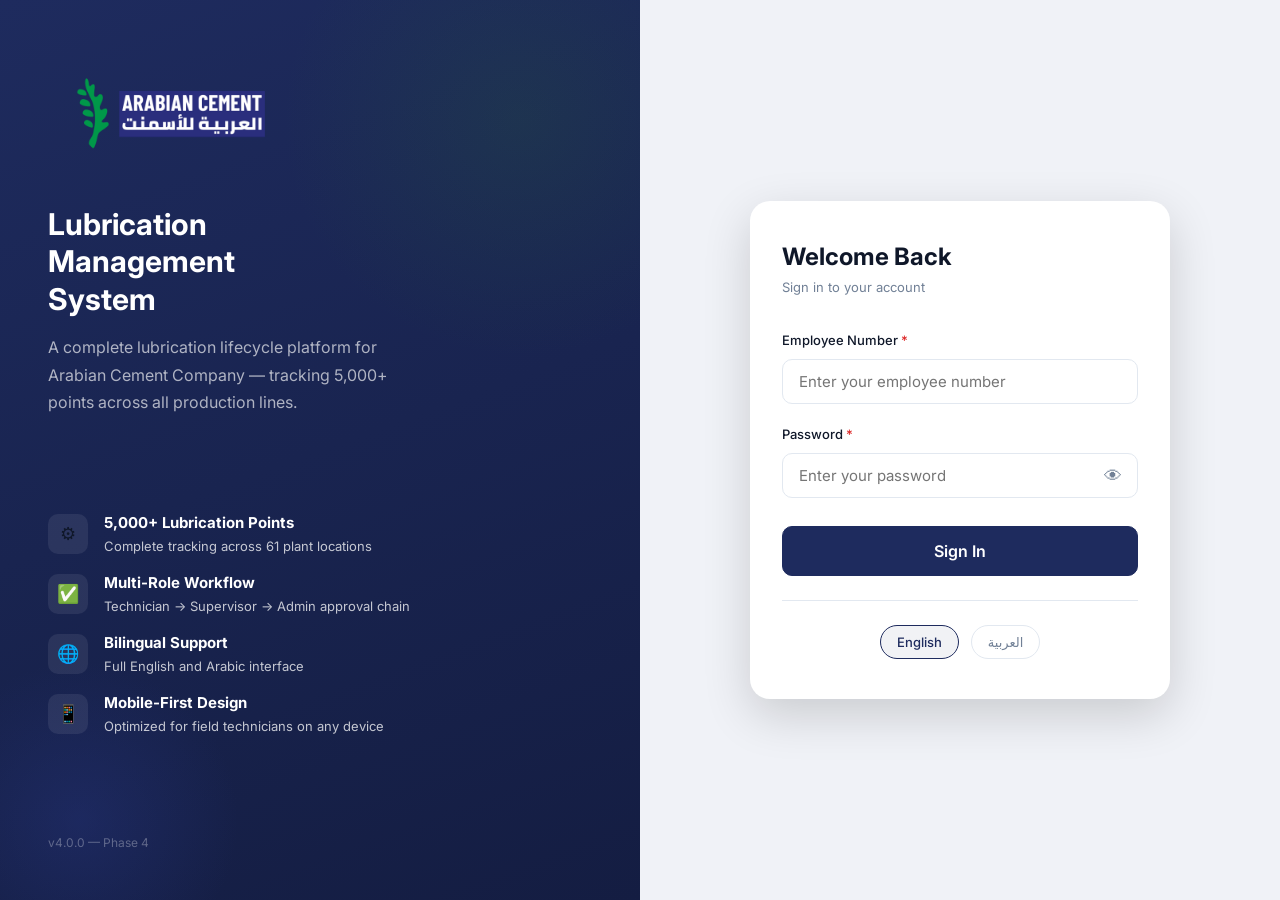
<file: pages/reports.html>
<!DOCTYPE html>
<html lang="en" dir="ltr">
<head>
  <meta charset="UTF-8" />
  <meta name="viewport" content="width=device-width, initial-scale=1.0" />
  <title data-i18n="reports.title">Reports — ACC LMS</title>
  <link rel="icon" href="../assets/favicon.ico" />
  <link rel="preconnect" href="https://fonts.googleapis.com" />
  <link href="https://fonts.googleapis.com/css2?family=Inter:wght@400;500;600;700&family=Cairo:wght@400;600;700&display=swap" rel="stylesheet" />
  <link rel="stylesheet" href="../css/tokens.css" />
  <link rel="stylesheet" href="../css/base.css" />
  <link rel="stylesheet" href="../css/sidebar.css" />
  <link rel="stylesheet" href="../css/components.css" />
  <link rel="manifest" href="../manifest.json">
  <link rel="stylesheet" href="../css/print.css" media="print">
  <meta name="theme-color" content="#1E2B5E">
  <style>
    /* Reports-specific styles */
    .report-tabs { display: flex; gap: 2px; background: var(--color-surface-overlay); padding: 4px; border-radius: var(--radius-lg); width: fit-content; margin-bottom: var(--space-5); flex-wrap: wrap; }
    .report-tab { padding: 8px 18px; border-radius: var(--radius-md); font-size: var(--text-sm); font-weight: 500; cursor: pointer; border: none; background: transparent; color: var(--color-text-secondary); transition: all 0.15s; white-space: nowrap; }
    .report-tab.active { background: var(--color-surface); color: var(--color-brand-navy); font-weight: 600; box-shadow: var(--shadow-sm); }
    .report-panel { display: none; }
    .report-panel.active { display: block; }

    /* KPI Cards */
    .kpi-grid { display: grid; grid-template-columns: repeat(auto-fit, minmax(170px, 1fr)); gap: var(--space-4); margin-bottom: var(--space-5); }
    .kpi-card { background: var(--color-surface); border-radius: var(--radius-lg); border: 1px solid var(--color-border); padding: var(--space-5); position: relative; overflow: hidden; }
    .kpi-card::before { content:''; position:absolute; top:0; left:0; right:0; height:3px; background: var(--kpi-accent, var(--color-brand-navy)); }
    .kpi-card--green  { --kpi-accent: var(--color-brand-green); }
    .kpi-card--amber  { --kpi-accent: var(--color-pending); }
    .kpi-card--red    { --kpi-accent: var(--color-critical); }
    .kpi-card--blue   { --kpi-accent: var(--color-info); }
    .kpi-card--purple { --kpi-accent: var(--color-recalled); }
    .kpi-value { font-size: 2rem; font-weight: 700; color: var(--color-brand-navy); line-height: 1; margin-bottom: 4px; }
    .kpi-label { font-size: var(--text-xs); color: var(--color-text-muted); font-weight: 500; text-transform: uppercase; letter-spacing: 0.05em; }
    .kpi-sub { font-size: var(--text-xs); color: var(--color-text-secondary); margin-top: 6px; }
    .kpi-trend { font-size: var(--text-xs); font-weight: 600; margin-top: 4px; }
    .kpi-trend--up { color: var(--color-approved); }
    .kpi-trend--down { color: var(--color-critical); }

    /* Compliance Bar */
    .compliance-bar-wrap { margin: var(--space-3) 0; }
    .compliance-bar-label { display: flex; justify-content: space-between; font-size: var(--text-sm); margin-bottom: 6px; }
    .compliance-bar { height: 10px; background: var(--color-border); border-radius: var(--radius-full); overflow: hidden; }
    .compliance-bar-fill { height: 100%; border-radius: var(--radius-full); background: var(--color-brand-green); transition: width 0.6s ease; }
    .compliance-bar-fill--warning { background: var(--color-pending); }
    .compliance-bar-fill--danger  { background: var(--color-critical); }

    /* Overdue Table */
    .overdue-section { margin-bottom: var(--space-5); }
    .overdue-section-title { font-size: var(--text-base); font-weight: 600; color: var(--color-text-primary); margin-bottom: var(--space-3); display: flex; align-items: center; gap: var(--space-2); }
    .overdue-count-badge { background: var(--color-critical-bg); color: var(--color-critical); border-radius: var(--radius-full); padding: 2px 10px; font-size: var(--text-xs); font-weight: 700; }

    /* Export Controls */
    .export-controls { display: flex; align-items: center; gap: var(--space-3); flex-wrap: wrap; }
    .report-date-range { display: flex; align-items: center; gap: var(--space-2); }

    /* Chart placeholder */
    .chart-area { background: var(--color-surface-overlay); border-radius: var(--radius-lg); border: 1px dashed var(--color-border); min-height: 240px; display: flex; flex-direction: column; align-items: center; justify-content: center; gap: var(--space-3); color: var(--color-text-muted); margin-bottom: var(--space-5); }
    .chart-bar-group { display: flex; align-items: flex-end; gap: 6px; height: 180px; padding: 0 var(--space-4); }
    .chart-bar-col { display: flex; flex-direction: column; align-items: center; gap: 4px; flex: 1; }
    .chart-bar { width: 100%; background: var(--color-brand-navy); border-radius: var(--radius-sm) var(--radius-sm) 0 0; transition: height 0.5s ease; opacity: 0.85; cursor: pointer; min-height: 4px; }
    .chart-bar:hover { opacity: 1; }
    .chart-bar--green { background: var(--color-brand-green); }
    .chart-bar--amber { background: var(--color-pending); }
    .chart-bar-label { font-size: 10px; color: var(--color-text-muted); text-align: center; }
    .chart-bar-val { font-size: 10px; font-weight: 600; color: var(--color-text-secondary); }
    .chart-legend { display: flex; gap: var(--space-4); font-size: var(--text-xs); color: var(--color-text-secondary); }
    .chart-legend-item { display: flex; align-items: center; gap: 6px; }
    .chart-legend-dot { width: 10px; height: 10px; border-radius: 2px; }

    /* Top performers table */
    .rank-table { width: 100%; border-collapse: collapse; }
    .rank-table td, .rank-table th { padding: 10px 12px; border-bottom: 1px solid var(--color-border); font-size: var(--text-sm); }
    .rank-num { font-weight: 700; color: var(--color-text-muted); width: 32px; }
    .progress-mini { height: 6px; background: var(--color-border); border-radius: var(--radius-full); overflow: hidden; width: 80px; display: inline-block; vertical-align: middle; margin-left: 8px; }
    .progress-mini-fill { height: 100%; background: var(--color-brand-green); border-radius: var(--radius-full); }
  </style>
</head>
<body>
  <div class="app-layout" id="appLayout">
    <aside class="sidebar" id="sidebar"></aside>
    <div class="main-wrapper">
      <header class="app-header" id="appHeader"></header>
      <main class="main-content">

        <!-- Page Header -->
        <div class="page-header">
          <div class="page-header-left">
            <h1 class="page-title" data-i18n="reports.pageTitle">Reports & Analytics</h1>
            <p class="page-subtitle" data-i18n="reports.pageSubtitle">KPI dashboard, compliance tracking, and data exports</p>
          </div>
          <div class="page-header-actions">
            <div class="report-date-range">
              <label class="filter-label">Period:</label>
              <select id="periodSelect" class="form-select">
                <option value="30">Last 30 days</option>
                <option value="90" selected>Last 90 days</option>
                <option value="180">Last 6 months</option>
                <option value="365">Last year</option>
                <option value="custom">Custom range</option>
              </select>
              <input type="date" id="customFrom" class="form-input" style="display:none" />
              <input type="date" id="customTo"   class="form-input" style="display:none" />
            </div>
            <button class="btn btn-secondary" id="btnRefresh">
              <svg width="15" height="15" viewBox="0 0 24 24" fill="none" stroke="currentColor" stroke-width="2"><polyline points="23 4 23 10 17 10"/><polyline points="1 20 1 14 7 14"/><path d="M3.51 9a9 9 0 0 1 14.85-3.36L23 10M1 14l4.64 4.36A9 9 0 0 0 20.49 15"/></svg>
              <span data-i18n="common.refresh">Refresh</span>
            </button>
            <button class="btn btn-ghost" onclick="Print.section('activeReportPanel','Reports — ACC LMS')" title="Print current report">
              <svg width="15" height="15" viewBox="0 0 24 24" fill="none" stroke="currentColor" stroke-width="2"><polyline points="6 9 6 2 18 2 18 9"/><path d="M6 18H4a2 2 0 0 1-2-2v-5a2 2 0 0 1 2-2h16a2 2 0 0 1 2 2v5a2 2 0 0 1-2 2h-2"/><rect x="6" y="14" width="12" height="8"/></svg>
              <span class="hidden-mobile">Print</span>
            </button>
          </div>
        </div>

        <!-- Report Tabs -->
        <div class="report-tabs" role="tablist">
          <button class="report-tab active" data-tab="kpi" role="tab" data-i18n="reports.tab.kpi">KPI Overview</button>
          <button class="report-tab" data-tab="compliance" role="tab" data-i18n="reports.tab.compliance">Compliance</button>
          <button class="report-tab" data-tab="overdue" role="tab" data-i18n="reports.tab.overdue">Overdue</button>
          <button class="report-tab" data-tab="trends" role="tab" data-i18n="reports.tab.trends">Trends</button>
          <button class="report-tab" data-tab="export" role="tab" data-i18n="reports.tab.export">Export</button>
        </div>

        <!-- Report Panels (printable wrapper) -->
        <div id="activeReportPanel">
        <div class="report-panel active" id="panel-kpi">
          <!-- Loading state -->
          <div id="kpiLoading" class="table-loading" style="padding: var(--space-8)">
            <div class="spinner"></div><span>Loading KPIs…</span>
          </div>

          <div id="kpiContent" hidden>
            <!-- Primary KPIs -->
            <div class="kpi-grid" id="kpiGrid">
              <!-- Injected by JS -->
            </div>

            <!-- Monthly Activity Chart -->
            <div class="card">
              <div class="card-header">
                <h3 class="card-title" data-i18n="reports.chart.monthlyActivity">Monthly Activity</h3>
                <div class="chart-legend">
                  <span class="chart-legend-item"><span class="chart-legend-dot" style="background:var(--color-brand-navy)"></span>Oil Changes</span>
                  <span class="chart-legend-item"><span class="chart-legend-dot" style="background:var(--color-brand-green)"></span>Approved</span>
                  <span class="chart-legend-item"><span class="chart-legend-dot" style="background:var(--color-pending)"></span>Pending</span>
                </div>
              </div>
              <div class="chart-bar-group" id="monthlyChart"></div>
            </div>

            <!-- Two-column: Top Locations & Top Technicians -->
            <div class="grid grid--2" style="margin-top: var(--space-4)">
              <div class="card">
                <div class="card-header"><h3 class="card-title">Top Locations by Compliance</h3></div>
                <table class="rank-table" id="locationTable">
                  <tr><td colspan="3" style="text-align:center;color:var(--color-text-muted)">Loading…</td></tr>
                </table>
              </div>
              <div class="card">
                <div class="card-header"><h3 class="card-title">Technician Performance</h3></div>
                <table class="rank-table" id="technicianTable">
                  <tr><td colspan="3" style="text-align:center;color:var(--color-text-muted)">Loading…</td></tr>
                </table>
              </div>
            </div>
          </div>
        </div>

        <!-- ═══ TAB: Compliance ═══ -->
        <div class="report-panel" id="panel-compliance">
          <div class="card">
            <div class="card-header">
              <h3 class="card-title">Compliance by Area</h3>
              <span id="overallCompliance" class="badge badge--approved">—%</span>
            </div>
            <p class="text-muted" style="margin-bottom:var(--space-4)">
              Percentage of lubrication points that have been serviced within their scheduled intervals.
            </p>
            <div id="complianceBars">
              <div class="table-loading"><div class="spinner"></div><span>Loading compliance data…</span></div>
            </div>
          </div>

          <div class="card" style="margin-top:var(--space-4)">
            <div class="card-header"><h3 class="card-title">Compliance by Criticality</h3></div>
            <div id="criticalityCompliance">
              <div class="table-loading"><div class="spinner"></div></div>
            </div>
          </div>
        </div>

        <!-- ═══ TAB: Overdue ═══ -->
        <div class="report-panel" id="panel-overdue">
          <div class="overdue-section">
            <div class="overdue-section-title">
              <svg width="18" height="18" viewBox="0 0 24 24" fill="none" stroke="var(--color-critical)" stroke-width="2"><path d="M10.29 3.86L1.82 18a2 2 0 0 0 1.71 3h16.94a2 2 0 0 0 1.71-3L13.71 3.86a2 2 0 0 0-3.42 0z"/><line x1="12" y1="9" x2="12" y2="13"/><line x1="12" y1="17" x2="12.01" y2="17"/></svg>
              Critical Overdue Points
              <span class="overdue-count-badge" id="critOverdueCount">—</span>
            </div>
            <div class="card card--flush">
              <div class="table-wrap">
                <table class="data-table">
                  <thead><tr>
                    <th>Point ID</th><th>Location</th><th>Equipment</th>
                    <th>Last Service</th><th>Days Overdue</th><th>Interval</th><th>Action</th>
                  </tr></thead>
                  <tbody id="overdueTableCritical">
                    <tr><td colspan="7"><div class="table-loading"><div class="spinner"></div></div></td></tr>
                  </tbody>
                </table>
              </div>
            </div>
          </div>

          <div class="overdue-section">
            <div class="overdue-section-title">
              <svg width="18" height="18" viewBox="0 0 24 24" fill="none" stroke="var(--color-high)" stroke-width="2"><circle cx="12" cy="12" r="10"/><line x1="12" y1="8" x2="12" y2="12"/><line x1="12" y1="16" x2="12.01" y2="16"/></svg>
              High Priority Overdue
              <span class="overdue-count-badge" id="highOverdueCount" style="background:var(--color-high-bg);color:var(--color-high)">—</span>
            </div>
            <div class="card card--flush">
              <div class="table-wrap">
                <table class="data-table">
                  <thead><tr>
                    <th>Point ID</th><th>Location</th><th>Equipment</th>
                    <th>Last Service</th><th>Days Overdue</th><th>Interval</th><th>Action</th>
                  </tr></thead>
                  <tbody id="overdueTableHigh">
                    <tr><td colspan="7"><div class="table-loading"><div class="spinner"></div></div></td></tr>
                  </tbody>
                </table>
              </div>
            </div>
          </div>
        </div>

        <!-- ═══ TAB: Trends ═══ -->
        <div class="report-panel" id="panel-trends">
          <div class="card" style="margin-bottom:var(--space-4)">
            <div class="card-header"><h3 class="card-title">Approval Rate Trend</h3></div>
            <div class="chart-bar-group" id="approvalTrendChart" style="height:200px"></div>
          </div>
          <div class="grid grid--2">
            <div class="card">
              <div class="card-header"><h3 class="card-title">Oil Analysis Recommendations</h3></div>
              <div id="recDistribution" style="padding:var(--space-4)">
                <div class="table-loading"><div class="spinner"></div></div>
              </div>
            </div>
            <div class="card">
              <div class="card-header"><h3 class="card-title">Overdue Escalation Summary</h3></div>
              <div id="escalationSummary" style="padding:var(--space-4)">
                <div class="table-loading"><div class="spinner"></div></div>
              </div>
            </div>
          </div>
        </div>

        <!-- ═══ TAB: Export ═══ -->
        <div class="report-panel" id="panel-export">
          <div class="grid grid--2">

            <div class="card">
              <div class="card-header"><h3 class="card-title" data-i18n="reports.export.history">Oil Change History Export</h3></div>
              <p class="text-muted" style="margin-bottom:var(--space-4)">Export complete change history with status, technician, and approval data.</p>
              <div class="form-group">
                <label class="form-label">Date Range</label>
                <div style="display:flex;gap:var(--space-2)">
                  <input type="date" id="exportHistFrom" class="form-input" />
                  <span style="align-self:center;color:var(--color-text-muted)">–</span>
                  <input type="date" id="exportHistTo" class="form-input" />
                </div>
              </div>
              <div class="form-group">
                <label class="form-label">Status Filter</label>
                <select id="exportHistStatus" class="form-select">
                  <option value="">All Statuses</option>
                  <option value="APPROVED">Approved Only</option>
                  <option value="PENDING">Pending Only</option>
                  <option value="REJECTED">Rejected Only</option>
                </select>
              </div>
              <div class="form-group">
                <label class="form-label">Format</label>
                <div class="radio-group">
                  <label class="radio-label"><input type="radio" name="exportHistFmt" value="csv" checked /> CSV</label>
                  <label class="radio-label"><input type="radio" name="exportHistFmt" value="json" /> JSON</label>
                </div>
              </div>
              <button class="btn btn-primary" id="btnExportHistory">
                <svg width="15" height="15" viewBox="0 0 24 24" fill="none" stroke="currentColor" stroke-width="2"><path d="M21 15v4a2 2 0 0 1-2 2H5a2 2 0 0 1-2-2v-4"/><polyline points="7 10 12 15 17 10"/><line x1="12" y1="15" x2="12" y2="3"/></svg>
                Export History
              </button>
            </div>

            <div class="card">
              <div class="card-header"><h3 class="card-title" data-i18n="reports.export.compliance">Compliance Report Export</h3></div>
              <p class="text-muted" style="margin-bottom:var(--space-4)">Export compliance status for all lubrication points grouped by area.</p>
              <div class="form-group">
                <label class="form-label">Area Filter</label>
                <select id="exportCompArea" class="form-select">
                  <option value="">All Areas</option>
                </select>
              </div>
              <div class="form-group">
                <label class="form-label">Include</label>
                <div style="display:flex;flex-direction:column;gap:6px">
                  <label class="checkbox-label"><input type="checkbox" id="inclOverdue" checked /> Include overdue points</label>
                  <label class="checkbox-label"><input type="checkbox" id="inclOnTime" checked /> Include on-time points</label>
                  <label class="checkbox-label"><input type="checkbox" id="inclInactive" /> Include inactive points</label>
                </div>
              </div>
              <div class="form-group">
                <label class="form-label">Format</label>
                <div class="radio-group">
                  <label class="radio-label"><input type="radio" name="exportCompFmt" value="csv" checked /> CSV</label>
                  <label class="radio-label"><input type="radio" name="exportCompFmt" value="json" /> JSON</label>
                </div>
              </div>
              <button class="btn btn-primary" id="btnExportCompliance">
                <svg width="15" height="15" viewBox="0 0 24 24" fill="none" stroke="currentColor" stroke-width="2"><path d="M21 15v4a2 2 0 0 1-2 2H5a2 2 0 0 1-2-2v-4"/><polyline points="7 10 12 15 17 10"/><line x1="12" y1="15" x2="12" y2="3"/></svg>
                Export Compliance
              </button>
            </div>

            <div class="card">
              <div class="card-header"><h3 class="card-title">Overdue Report Export</h3></div>
              <p class="text-muted" style="margin-bottom:var(--space-4)">Export all overdue lubrication points with escalation levels.</p>
              <div class="form-group">
                <label class="form-label">Criticality</label>
                <select id="exportOverdueCrit" class="form-select">
                  <option value="">All</option>
                  <option value="CRITICAL">Critical Only</option>
                  <option value="HIGH">High Only</option>
                  <option value="MEDIUM">Medium Only</option>
                  <option value="LOW">Low Only</option>
                </select>
              </div>
              <button class="btn btn-primary" id="btnExportOverdue">
                <svg width="15" height="15" viewBox="0 0 24 24" fill="none" stroke="currentColor" stroke-width="2"><path d="M21 15v4a2 2 0 0 1-2 2H5a2 2 0 0 1-2-2v-4"/><polyline points="7 10 12 15 17 10"/><line x1="12" y1="15" x2="12" y2="3"/></svg>
                Export Overdue
              </button>
            </div>

            <div class="card">
              <div class="card-header"><h3 class="card-title">Oil Analysis Export</h3></div>
              <p class="text-muted" style="margin-bottom:var(--space-4)">Export all oil analysis samples with lab results and recommendations.</p>
              <div class="form-group">
                <label class="form-label">Date Range</label>
                <div style="display:flex;gap:var(--space-2)">
                  <input type="date" id="exportAnalysisFrom" class="form-input" />
                  <span style="align-self:center;color:var(--color-text-muted)">–</span>
                  <input type="date" id="exportAnalysisTo" class="form-input" />
                </div>
              </div>
              <div class="form-group">
                <label class="form-label">Recommendation</label>
                <select id="exportAnalysisRec" class="form-select">
                  <option value="">All</option>
                  <option value="URGENT_CHANGE">Urgent Change Only</option>
                  <option value="CHANGE_OIL">Change Oil Only</option>
                  <option value="INVESTIGATE">Investigate Only</option>
                </select>
              </div>
              <button class="btn btn-primary" id="btnExportAnalysis">
                <svg width="15" height="15" viewBox="0 0 24 24" fill="none" stroke="currentColor" stroke-width="2"><path d="M21 15v4a2 2 0 0 1-2 2H5a2 2 0 0 1-2-2v-4"/><polyline points="7 10 12 15 17 10"/><line x1="12" y1="15" x2="12" y2="3"/></svg>
                Export Analysis
              </button>
            </div>

          </div>
        </div>

      </main>
    </div>
  </div>

  <div class="toast-container" id="toastContainer"></div>
  <div class="search-overlay" id="searchOverlay" hidden></div>

  <script src="../js/core.js"></script>
  <script src="../js/shell.js"></script>
  <script>
  (function() {
    'use strict';
    let kpiData = null;
    let period = 90;

    App.init({ requireAuth: true, requiredPermission: 'reports.kpi' }).then(() => {
      Shell.init();
      setupTabs();
      setupPeriod();
      loadKPI();
      I18n._rerender();
    });

    // ── Tabs ────────────────────────────────────────────────
    function setupTabs() {
      document.querySelectorAll('.report-tab').forEach(tab => {
        tab.addEventListener('click', () => {
          document.querySelectorAll('.report-tab').forEach(t => t.classList.remove('active'));
          document.querySelectorAll('.report-panel').forEach(p => p.classList.remove('active'));
          tab.classList.add('active');
          document.getElementById('panel-'+tab.dataset.tab).classList.add('active');
          // Lazy load panel data
          if (tab.dataset.tab === 'compliance' && !kpiData?._complianceLoaded) loadCompliance();
          if (tab.dataset.tab === 'overdue' && !kpiData?._overdueLoaded) loadOverdue();
          if (tab.dataset.tab === 'trends' && !kpiData?._trendsLoaded) loadTrends();
        });
      });
    }

    function setupPeriod() {
      document.getElementById('periodSelect').addEventListener('change', e => {
        const val = e.target.value;
        const customVis = val === 'custom' ? 'inline-block' : 'none';
        document.getElementById('customFrom').style.display = customVis;
        document.getElementById('customTo').style.display = customVis;
        if (val !== 'custom') { period = parseInt(val); loadKPI(); }
      });
      document.getElementById('btnRefresh').addEventListener('click', () => loadKPI());
    }

    // ── KPI Panel ───────────────────────────────────────────
    async function loadKPI() {
      document.getElementById('kpiLoading').hidden = false;
      document.getElementById('kpiContent').hidden = true;

      const res = await API.getKPI();
      if (!res.success) { Toast.show(res.error || 'Failed to load KPIs', 'error'); document.getElementById('kpiLoading').hidden = true; return; }

      kpiData = res.data || {};
      renderKPIs(kpiData);
      renderMonthlyChart(kpiData.monthly || []);
      renderLocationTable(kpiData.topLocations || []);
      renderTechnicianTable(kpiData.technicianPerf || []);

      document.getElementById('kpiLoading').hidden = true;
      document.getElementById('kpiContent').hidden = false;
    }

    function renderKPIs(d) {
      const complianceRate = d.totalPoints > 0 ? Math.round((d.compliantPoints / d.totalPoints) * 100) : 0;
      const approvalRate   = d.totalSubmitted > 0 ? Math.round((d.totalApproved / d.totalSubmitted) * 100) : 0;
      const compColor = complianceRate >= 90 ? 'green' : complianceRate >= 70 ? 'amber' : 'red';
      const appColor  = approvalRate  >= 90 ? 'green' : approvalRate  >= 70 ? 'amber' : 'red';

      document.getElementById('kpiGrid').innerHTML = `
        <div class="kpi-card kpi-card--${compColor}">
          <div class="kpi-value">${complianceRate}%</div>
          <div class="kpi-label">Overall Compliance</div>
          <div class="kpi-sub">${d.compliantPoints||0} / ${d.totalPoints||0} points</div>
        </div>
        <div class="kpi-card kpi-card--blue">
          <div class="kpi-value">${d.totalSubmitted||0}</div>
          <div class="kpi-label">Submissions</div>
          <div class="kpi-sub">Last ${period} days</div>
        </div>
        <div class="kpi-card kpi-card--${appColor}">
          <div class="kpi-value">${approvalRate}%</div>
          <div class="kpi-label">Approval Rate</div>
          <div class="kpi-sub">${d.totalApproved||0} approved</div>
        </div>
        <div class="kpi-card kpi-card--red">
          <div class="kpi-value">${d.overdueTotal||0}</div>
          <div class="kpi-label">Overdue Points</div>
          <div class="kpi-sub">${d.overdueCritical||0} critical</div>
        </div>
        <div class="kpi-card kpi-card--amber">
          <div class="kpi-value">${d.pendingReview||0}</div>
          <div class="kpi-label">Pending Review</div>
          <div class="kpi-sub">Awaiting approval</div>
        </div>
        <div class="kpi-card kpi-card--purple">
          <div class="kpi-value">${d.oilChangeRequired||0}</div>
          <div class="kpi-label">Oil Change Flags</div>
          <div class="kpi-sub">From analysis</div>
        </div>
      `;
    }

    function renderMonthlyChart(months) {
      const container = document.getElementById('monthlyChart');
      if (!months.length) { container.innerHTML = '<p style="margin:auto;color:var(--color-text-muted)">No data for this period</p>'; return; }

      // Phase 5: Use interactive SVG bar chart from Charts module
      if (typeof Charts !== 'undefined') {
        const chartData = months.map(m => ({
          label: m.month || '',
          value: m.total || 0,
          color: 'var(--color-brand-navy-mid)',
        }));
        Charts.bar('monthlyChart', chartData, { title: 'Monthly Oil Changes', height: 220 });

        // Add legend below
        const legend = document.createElement('div');
        legend.style.cssText = 'display:flex;gap:16px;justify-content:center;padding:8px 0;font-size:12px;';
        legend.innerHTML = `
          <div style="display:flex;align-items:center;gap:5px;"><span style="width:12px;height:12px;background:var(--color-brand-navy-mid);border-radius:2px;"></span>Total Changes</div>
          <div style="display:flex;align-items:center;gap:5px;"><span style="width:12px;height:12px;background:var(--color-brand-green);border-radius:2px;"></span>Approved</div>
        `;
        container.appendChild(legend);
        return;
      }

      // Fallback: original HTML bars
      const max = Math.max(...months.map(m => m.total || 0), 1);
      container.innerHTML = months.map(m => {
        const h = Math.max(4, Math.round((m.total/max)*160));
        const ha = Math.max(0, Math.round((m.approved/max)*160));
        const hp = Math.max(0, Math.round((m.pending/max)*160));
        return `<div class="chart-bar-col">
          <div class="chart-bar-val">${m.total||0}</div>
          <div style="display:flex;align-items:flex-end;gap:2px;height:160px">
            <div class="chart-bar" style="height:${h}px" title="Total: ${m.total}"></div>
            <div class="chart-bar chart-bar--green" style="height:${ha}px" title="Approved: ${m.approved}"></div>
            <div class="chart-bar chart-bar--amber" style="height:${hp}px" title="Pending: ${m.pending}"></div>
          </div>
          <div class="chart-bar-label">${m.month||''}</div>
        </div>`;
      }).join('');
    }

    function renderLocationTable(locs) {
      const t = document.getElementById('locationTable');
      if (!locs.length) { t.innerHTML = '<tr><td colspan="3" style="text-align:center;color:var(--color-text-muted);padding:20px">No data</td></tr>'; return; }
      t.innerHTML = locs.map((l,i) => {
        const pct = Math.round(l.compliance||0);
        const col = pct>=90?'var(--color-approved)':pct>=70?'var(--color-pending)':'var(--color-critical)';
        return `<tr>
          <td class="rank-num">${i+1}</td>
          <td><div>${l.name||'—'}</div><div style="font-size:11px;color:var(--color-text-muted)">${l.total||0} points</div></td>
          <td style="text-align:right"><strong style="color:${col}">${pct}%</strong>
            <div class="progress-mini"><div class="progress-mini-fill" style="width:${pct}%;background:${col}"></div></div>
          </td>
        </tr>`;
      }).join('');
    }

    function renderTechnicianTable(techs) {
      const t = document.getElementById('technicianTable');
      if (!techs.length) { t.innerHTML = '<tr><td colspan="3" style="text-align:center;color:var(--color-text-muted);padding:20px">No data</td></tr>'; return; }
      const max = Math.max(...techs.map(x=>x.submitted||0),1);
      t.innerHTML = techs.map((tech,i) => {
        const pct = Math.round((tech.submitted/max)*100);
        return `<tr>
          <td class="rank-num">${i+1}</td>
          <td><div>${tech.name||'—'}</div><div style="font-size:11px;color:var(--color-text-muted)">${tech.submitted||0} submissions</div></td>
          <td style="text-align:right"><strong style="color:var(--color-brand-navy)">${tech.approvalRate||0}%</strong>
            <div style="font-size:11px;color:var(--color-text-muted)">approval</div>
          </td>
        </tr>`;
      }).join('');
    }

    // ── Compliance Panel ────────────────────────────────────
    async function loadCompliance() {
      const res = await API.getKPI();
      if (!res.success) return;
      const d = res.data || {};
      kpiData._complianceLoaded = true;

      const overall = d.totalPoints > 0 ? Math.round((d.compliantPoints/d.totalPoints)*100) : 0;
      const oBadge = document.getElementById('overallCompliance');
      oBadge.textContent = `${overall}% Overall`;
      oBadge.className = `badge badge--${overall>=90?'approved':overall>=70?'pending':'critical'}`;

      const bars = document.getElementById('complianceBars');
      const byArea = d.byArea || [];
      bars.innerHTML = byArea.map(area => {
        const pct = Math.round(area.compliance||0);
        return `<div class="compliance-bar-wrap">
          <div class="compliance-bar-label">
            <span>${area.name} <span style="color:var(--color-text-muted);font-size:12px">(${area.total||0} points)</span></span>
            <strong>${pct}%</strong>
          </div>
          <div class="compliance-bar">
            <div class="compliance-bar-fill ${pct<70?'compliance-bar-fill--danger':pct<90?'compliance-bar-fill--warning':''}"
                 style="width:${pct}%"></div>
          </div>
        </div>`;
      }).join('') || '<p style="color:var(--color-text-muted)">No area data available</p>';

      const critEl = document.getElementById('criticalityCompliance');
      const byCrit = d.byCriticality || {};
      critEl.innerHTML = ['CRITICAL','HIGH','MEDIUM','LOW'].map(c => {
        const pct = Math.round(byCrit[c]?.compliance||0);
        return `<div class="compliance-bar-wrap">
          <div class="compliance-bar-label">
            <span><span class="badge badge--crit-${c.toLowerCase()} badge--sm">${c}</span></span>
            <strong>${pct}%</strong>
          </div>
          <div class="compliance-bar">
            <div class="compliance-bar-fill ${pct<70?'compliance-bar-fill--danger':pct<90?'compliance-bar-fill--warning':''}"
                 style="width:${pct}%"></div>
          </div>
        </div>`;
      }).join('');
    }

    // ── Overdue Panel ───────────────────────────────────────
    async function loadOverdue() {
      const res = await API.getOverdueReport({});
      if (!res.success) return;
      kpiData._overdueLoaded = true;
      const all = res.data || [];
      const critical = all.filter(p => p.Criticality === 'CRITICAL');
      const high     = all.filter(p => p.Criticality === 'HIGH');

      document.getElementById('critOverdueCount').textContent = critical.length;
      document.getElementById('highOverdueCount').textContent = high.length;

      renderOverdueTable('overdueTableCritical', critical);
      renderOverdueTable('overdueTableHigh', high);
    }

    function renderOverdueTable(id, rows) {
      const tbody = document.getElementById(id);
      if (!rows.length) {
        tbody.innerHTML = `<tr><td colspan="7" style="text-align:center;padding:20px;color:var(--color-text-muted)">No overdue points in this category</td></tr>`;
        return;
      }
      tbody.innerHTML = rows.map(r => `<tr>
        <td><code class="mono">${r.PointID||'—'}</code></td>
        <td>${r.LocationName||'—'}</td>
        <td>${r.EquipmentName||'—'}</td>
        <td>${I18n.formatDate(r.LastServiceDate)||'Never'}</td>
        <td><strong style="color:var(--color-critical)">${r.DaysOverdue||0} days</strong></td>
        <td>${r.ChangeIntervalDays||'—'} days</td>
        <td><a href="history.html" class="btn btn-ghost btn-xs">Submit</a></td>
      </tr>`).join('');
    }

    // ── Trends Panel ────────────────────────────────────────
    async function loadTrends() {
      kpiData._trendsLoaded = true;
      // Approval trend (reuse KPI data)
      const kRes = await API.getKPI();
      if (!kRes.success) return;
      const d = kRes.data || {};

      const trendChart = document.getElementById('approvalTrendChart');
      const monthly = d.monthly || [];
      const maxR = Math.max(...monthly.map(m => m.total||0), 1);
      trendChart.innerHTML = monthly.map(m => {
        const rate = m.total > 0 ? Math.round((m.approved/m.total)*100) : 0;
        const h = Math.max(4, Math.round((rate/100)*180));
        const col = rate>=90?'var(--color-brand-green)':rate>=70?'var(--color-pending)':'var(--color-critical)';
        return `<div class="chart-bar-col">
          <div class="chart-bar-val" style="color:${col}">${rate}%</div>
          <div style="display:flex;align-items:flex-end;height:180px">
            <div class="chart-bar" style="height:${h}px;background:${col}" title="${rate}% approval"></div>
          </div>
          <div class="chart-bar-label">${m.month||''}</div>
        </div>`;
      }).join('');

      // Recommendation distribution
      const aRes = await API.getAnalysis({});
      const recEl = document.getElementById('recDistribution');
      if (aRes.success && aRes.data?.length) {
        const recs = aRes.data.reduce((acc,r) => { acc[r.Recommendation]=(acc[r.Recommendation]||0)+1; return acc; }, {});
        const total = aRes.data.length;
        const labels = { CONTINUE:'Continue', CHANGE_OIL:'Change Oil', URGENT_CHANGE:'Urgent Change', RETEST:'Retest', INVESTIGATE:'Investigate' };
        const colors = { CONTINUE:'var(--color-approved)', CHANGE_OIL:'var(--color-high)', URGENT_CHANGE:'var(--color-critical)', RETEST:'var(--color-info)', INVESTIGATE:'var(--color-recalled)' };
        recEl.innerHTML = Object.entries(labels).map(([k,label]) => {
          const count = recs[k]||0;
          const pct = total > 0 ? Math.round((count/total)*100) : 0;
          return `<div class="compliance-bar-wrap">
            <div class="compliance-bar-label"><span style="color:${colors[k]};font-weight:600">${label}</span><strong>${count} (${pct}%)</strong></div>
            <div class="compliance-bar"><div class="compliance-bar-fill" style="width:${pct}%;background:${colors[k]}"></div></div>
          </div>`;
        }).join('');
      }

      // Escalation summary
      const escEl = document.getElementById('escalationSummary');
      escEl.innerHTML = `<div class="kpi-grid" style="grid-template-columns:1fr 1fr">
        <div class="kpi-card kpi-card--red"><div class="kpi-value">${d.overdueCritical||0}</div><div class="kpi-label">Admin Escalations</div></div>
        <div class="kpi-card kpi-card--amber"><div class="kpi-value">${d.overdueTotal||0}</div><div class="kpi-label">Total Overdue</div></div>
      </div>`;
    }

    // ── Export ──────────────────────────────────────────────
    function setupExportHandlers() {
      document.getElementById('btnExportHistory').addEventListener('click', async () => {
        const params = {
          dateFrom: document.getElementById('exportHistFrom').value || undefined,
          dateTo:   document.getElementById('exportHistTo').value   || undefined,
          status:   document.getElementById('exportHistStatus').value || undefined,
          format:   document.querySelector('input[name="exportHistFmt"]:checked').value,
        };
        exportData('history', params);
      });

      document.getElementById('btnExportCompliance').addEventListener('click', () => {
        exportData('compliance', { format: document.querySelector('input[name="exportCompFmt"]:checked').value });
      });

      document.getElementById('btnExportOverdue').addEventListener('click', () => {
        exportData('overdue', { criticality: document.getElementById('exportOverdueCrit').value || undefined });
      });

      document.getElementById('btnExportAnalysis').addEventListener('click', () => {
        exportData('analysis', {
          dateFrom: document.getElementById('exportAnalysisFrom').value || undefined,
          dateTo:   document.getElementById('exportAnalysisTo').value   || undefined,
          recommendation: document.getElementById('exportAnalysisRec').value || undefined,
        });
      });
    }

    async function exportData(type, params) {
      Toast.show('Preparing export…', 'info');
      let res;
      switch(type) {
        case 'history':    res = await API.getHistory(params); break;
        case 'compliance': res = await API.getKPI(); break;
        case 'overdue':    res = await API.getOverdueReport(params); break;
        case 'analysis':   res = await API.getAnalysis(params); break;
        default: return;
      }
      if (!res.success) { Toast.show(res.error || 'Export failed', 'error'); return; }
      const data = res.data || (res.data ? [res.data] : []);
      if (!Array.isArray(data) || !data.length) { Toast.show('No data to export', 'warning'); return; }

      const fmt = params.format || 'csv';
      let content, mime, filename;
      if (fmt === 'json') {
        content = JSON.stringify(data, null, 2);
        mime = 'application/json';
        filename = `acc-lms-${type}-${new Date().toISOString().split('T')[0]}.json`;
      } else {
        // CSV
        const keys = Object.keys(data[0]);
        const rows = [keys.join(','), ...data.map(row => keys.map(k => JSON.stringify(row[k]??'')).join(','))];
        content = rows.join('\n');
        mime = 'text/csv';
        filename = `acc-lms-${type}-${new Date().toISOString().split('T')[0]}.csv`;
      }
      const blob = new Blob([content], { type: mime });
      const url  = URL.createObjectURL(blob);
      const a = document.createElement('a');
      a.href = url; a.download = filename; a.click();
      URL.revokeObjectURL(url);
      Toast.show(`Exported ${data.length} records`, 'success');
    }

    // Init export handlers after shell builds
    setTimeout(setupExportHandlers, 100);

  })();
  </script>
</body>
</html>
</file>
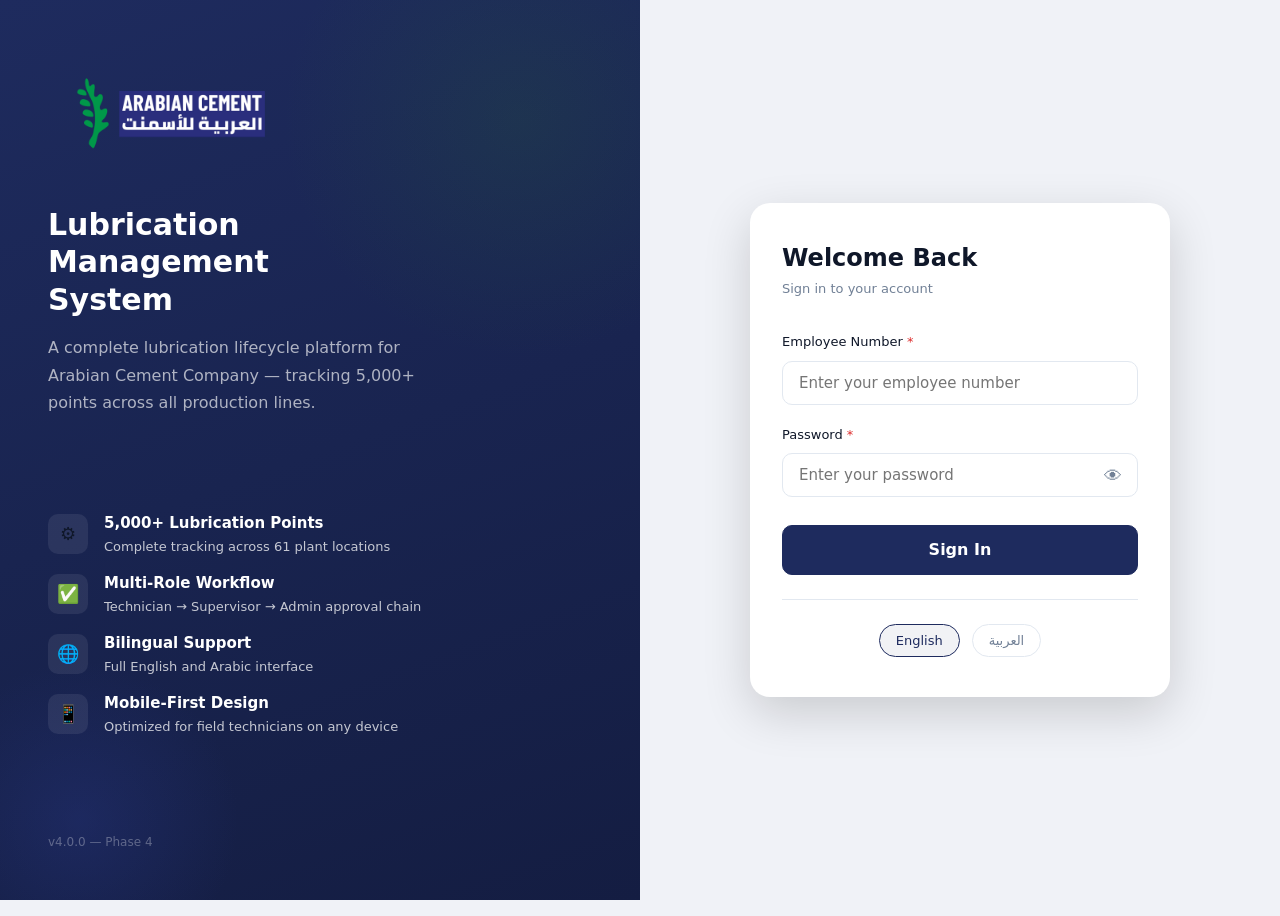
<file: pages/settings.html>
<!DOCTYPE html>
<html lang="en" dir="ltr">
<head>
  <meta charset="UTF-8" />
  <meta name="viewport" content="width=device-width, initial-scale=1.0" />
  <title data-i18n="settings.title">Settings — ACC LMS</title>
  <link rel="icon" href="../assets/favicon.ico" />
  <link rel="preconnect" href="https://fonts.googleapis.com" />
  <link href="https://fonts.googleapis.com/css2?family=Inter:wght@400;500;600;700&family=Cairo:wght@400;600;700&display=swap" rel="stylesheet" />
  <link rel="stylesheet" href="../css/tokens.css" />
  <link rel="stylesheet" href="../css/base.css" />
  <link rel="stylesheet" href="../css/sidebar.css" />
  <link rel="stylesheet" href="../css/components.css" />
  <link rel="manifest" href="../manifest.json">
  <link rel="stylesheet" href="../css/print.css" media="print">
  <meta name="theme-color" content="#1E2B5E">
  <style>
    .settings-layout { display: grid; grid-template-columns: 220px 1fr; gap: var(--space-5); align-items: start; }
    @media (max-width: 768px) { .settings-layout { grid-template-columns: 1fr; } }
    .settings-nav { background: var(--color-surface); border-radius: var(--radius-lg); border: 1px solid var(--color-border); overflow: hidden; position: sticky; top: 80px; }
    .settings-nav-item { display: flex; align-items: center; gap: var(--space-3); padding: 12px var(--space-4); font-size: var(--text-sm); font-weight: 500; cursor: pointer; border: none; background: transparent; width: 100%; text-align: left; color: var(--color-text-secondary); transition: all 0.15s; border-left: 3px solid transparent; }
    .settings-nav-item:hover { background: var(--color-surface-overlay); color: var(--color-text-primary); }
    .settings-nav-item.active { background: rgba(38,53,128,0.06); color: var(--color-brand-navy); font-weight: 600; border-left-color: var(--color-brand-navy); }
    .settings-panel { display: none; }
    .settings-panel.active { display: block; }
    .settings-section { background: var(--color-surface); border-radius: var(--radius-lg); border: 1px solid var(--color-border); padding: var(--space-5); margin-bottom: var(--space-4); }
    .settings-section-title { font-size: var(--text-base); font-weight: 700; color: var(--color-text-primary); margin-bottom: 4px; }
    .settings-section-desc { font-size: var(--text-sm); color: var(--color-text-muted); margin-bottom: var(--space-4); }
    .settings-divider { border: none; border-top: 1px solid var(--color-border); margin: var(--space-4) 0; }
    .toggle-row { display: flex; align-items: center; justify-content: space-between; gap: var(--space-4); padding: var(--space-3) 0; border-bottom: 1px solid var(--color-border); }
    .toggle-row:last-child { border-bottom: none; }
    .toggle-info { flex: 1; }
    .toggle-label { font-size: var(--text-sm); font-weight: 500; color: var(--color-text-primary); }
    .toggle-desc { font-size: var(--text-xs); color: var(--color-text-muted); margin-top: 2px; }
    .toggle { position: relative; display: inline-block; width: 44px; height: 24px; }
    .toggle input { opacity: 0; width: 0; height: 0; }
    .toggle-slider { position: absolute; cursor: pointer; top: 0; left: 0; right: 0; bottom: 0; background: var(--color-border); border-radius: 34px; transition: 0.2s; }
    .toggle-slider:before { position: absolute; content: ''; height: 18px; width: 18px; left: 3px; bottom: 3px; background: white; border-radius: 50%; transition: 0.2s; }
    .toggle input:checked + .toggle-slider { background: var(--color-brand-green); }
    .toggle input:checked + .toggle-slider:before { transform: translateX(20px); }
    .theme-grid { display: grid; grid-template-columns: repeat(auto-fit, minmax(100px, 1fr)); gap: var(--space-3); }
    .theme-option { border: 2px solid var(--color-border); border-radius: var(--radius-lg); padding: var(--space-3); cursor: pointer; text-align: center; transition: all 0.15s; }
    .theme-option:hover { border-color: var(--color-brand-navy); }
    .theme-option.selected { border-color: var(--color-brand-navy); background: rgba(38,53,128,0.05); }
    .theme-swatch { width: 48px; height: 32px; border-radius: var(--radius-md); margin: 0 auto var(--space-2); }
    .theme-name { font-size: var(--text-xs); font-weight: 600; }
    .lang-grid { display: grid; grid-template-columns: 1fr 1fr; gap: var(--space-3); }
    .lang-option { border: 2px solid var(--color-border); border-radius: var(--radius-lg); padding: var(--space-4); cursor: pointer; transition: all 0.15s; display: flex; align-items: center; gap: var(--space-3); }
    .lang-option:hover { border-color: var(--color-brand-navy); }
    .lang-option.selected { border-color: var(--color-brand-navy); background: rgba(38,53,128,0.05); }
    .lang-flag { font-size: 24px; }
    .api-status { display: inline-flex; align-items: center; gap: 6px; font-size: var(--text-xs); font-weight: 600; padding: 4px 10px; border-radius: var(--radius-full); }
    .api-status--ok      { background: var(--color-approved-bg); color: var(--color-approved); }
    .api-status--error   { background: var(--color-critical-bg); color: var(--color-critical); }
    .api-status--testing { background: var(--color-info-bg); color: var(--color-info); }
    .api-status--unknown { background: var(--color-surface-overlay); color: var(--color-text-muted); }
    .about-info { display: grid; grid-template-columns: 1fr 1fr; gap: var(--space-3); }
    .about-item { background: var(--color-surface-overlay); border-radius: var(--radius-md); padding: var(--space-3); }
    .about-item dt { font-size: var(--text-xs); color: var(--color-text-muted); margin-bottom: 3px; }
    .about-item dd { font-size: var(--text-sm); font-weight: 600; color: var(--color-text-primary); }
  </style>
</head>
<body>
  <div class="app-layout" id="appLayout">
    <aside class="sidebar" id="sidebar"></aside>
    <div class="main-wrapper">
      <header class="app-header" id="appHeader"></header>
      <main class="main-content">

        <div class="page-header">
          <div class="page-header-left">
            <h1 class="page-title" data-i18n="settings.pageTitle">Settings</h1>
            <p class="page-subtitle" data-i18n="settings.pageSubtitle">Application configuration and preferences</p>
          </div>
        </div>

        <div class="settings-layout">
          <!-- Settings Nav -->
          <nav class="settings-nav">
            <button class="settings-nav-item active" data-panel="connection">
              <svg width="16" height="16" viewBox="0 0 24 24" fill="none" stroke="currentColor" stroke-width="2"><path d="M5 12.55a11 11 0 0 1 14.08 0"/><path d="M1.42 9a16 16 0 0 1 21.16 0"/><path d="M8.53 16.11a6 6 0 0 1 6.95 0"/><line x1="12" y1="20" x2="12.01" y2="20"/></svg>
              API Connection
            </button>
            <button class="settings-nav-item" data-panel="appearance">
              <svg width="16" height="16" viewBox="0 0 24 24" fill="none" stroke="currentColor" stroke-width="2"><circle cx="12" cy="12" r="10"/><path d="M12 2a15.3 15.3 0 0 1 4 10 15.3 15.3 0 0 1-4 10 15.3 15.3 0 0 1-4-10 15.3 15.3 0 0 1 4-10z"/></svg>
              Appearance
            </button>
            <button class="settings-nav-item" data-panel="language">
              <svg width="16" height="16" viewBox="0 0 24 24" fill="none" stroke="currentColor" stroke-width="2"><path d="M5 8l6 6"/><path d="M4 14l6-6 2-3"/><path d="M2 5h12"/><path d="M7 2h1"/><path d="M22 22l-5-10-5 10"/><path d="M14 18h6"/></svg>
              Language
            </button>
            <button class="settings-nav-item" data-panel="sync">
              <svg width="16" height="16" viewBox="0 0 24 24" fill="none" stroke="currentColor" stroke-width="2"><polyline points="23 4 23 10 17 10"/><polyline points="1 20 1 14 7 14"/><path d="M3.51 9a9 9 0 0 1 14.85-3.36L23 10M1 14l4.64 4.36A9 9 0 0 0 20.49 15"/></svg>
              Sync
            </button>
            <button class="settings-nav-item" data-panel="password">
              <svg width="16" height="16" viewBox="0 0 24 24" fill="none" stroke="currentColor" stroke-width="2"><rect x="3" y="11" width="18" height="11" rx="2" ry="2"/><path d="M7 11V7a5 5 0 0 1 10 0v4"/></svg>
              Change Password
            </button>
            <button class="settings-nav-item" data-panel="system" data-permission="system.config.update">
              <svg width="16" height="16" viewBox="0 0 24 24" fill="none" stroke="currentColor" stroke-width="2"><circle cx="12" cy="12" r="3"/><path d="M19.07 4.93a10 10 0 0 1 0 14.14M4.93 4.93a10 10 0 0 0 0 14.14"/></svg>
              System (Admin)
            </button>
            <button class="settings-nav-item" data-panel="about">
              <svg width="16" height="16" viewBox="0 0 24 24" fill="none" stroke="currentColor" stroke-width="2"><circle cx="12" cy="12" r="10"/><line x1="12" y1="8" x2="12" y2="12"/><line x1="12" y1="16" x2="12.01" y2="16"/></svg>
              About
            </button>
          </nav>

          <!-- Settings Panels -->
          <div class="settings-content">

            <!-- ── API Connection ── -->
            <div class="settings-panel active" id="panel-connection">
              <div class="settings-section">
                <h2 class="settings-section-title">Google Apps Script API</h2>
                <p class="settings-section-desc">Configure the URL of your deployed Google Apps Script web application. This is required for the LMS to communicate with the backend.</p>

                <div class="form-group">
                  <label class="form-label form-label--required" for="apiUrl">Web App URL</label>
                  <div style="display:flex;gap:var(--space-2)">
                    <input type="url" id="apiUrl" class="form-input" style="flex:1"
                           placeholder="https://script.google.com/macros/s/…/exec" />
                    <button class="btn btn-secondary" id="btnTestApi">Test Connection</button>
                  </div>
                  <small class="form-hint">Find this in Google Apps Script → Deploy → Manage deployments → Web App URL</small>
                </div>

                <div style="display:flex;align-items:center;gap:var(--space-3);margin-top:var(--space-3)">
                  <span id="apiStatusBadge" class="api-status api-status--unknown">
                    <svg width="10" height="10" viewBox="0 0 24 24" fill="currentColor"><circle cx="12" cy="12" r="10"/></svg>
                    Not tested
                  </span>
                  <span id="apiVersionText" class="text-muted" style="font-size:var(--text-xs)"></span>
                </div>

                <hr class="settings-divider" />
                <button class="btn btn-primary" id="btnSaveApi">Save API URL</button>
              </div>
            </div>

            <!-- ── Appearance ── -->
            <div class="settings-panel" id="panel-appearance">
              <div class="settings-section">
                <h2 class="settings-section-title">Theme</h2>
                <p class="settings-section-desc">Choose how the application looks. System follows your device preference.</p>
                <div class="theme-grid" id="themeGrid">
                  <div class="theme-option selected" data-theme="light">
                    <div class="theme-swatch" style="background:linear-gradient(135deg,#F0F2F7 50%,#1E2B5E 50%)"></div>
                    <div class="theme-name">Light</div>
                  </div>
                  <div class="theme-option" data-theme="dark">
                    <div class="theme-swatch" style="background:linear-gradient(135deg,#0F172A 50%,#1E2B5E 50%)"></div>
                    <div class="theme-name">Dark</div>
                  </div>
                  <div class="theme-option" data-theme="system">
                    <div class="theme-swatch" style="background:linear-gradient(135deg,#F0F2F7 50%,#0F172A 50%)"></div>
                    <div class="theme-name">System</div>
                  </div>
                </div>
              </div>

              <div class="settings-section">
                <h2 class="settings-section-title">Display Preferences</h2>
                <div class="toggle-row">
                  <div class="toggle-info">
                    <div class="toggle-label">Compact Table Rows</div>
                    <div class="toggle-desc">Reduce row height to fit more records per page</div>
                  </div>
                  <label class="toggle"><input type="checkbox" id="compactRows" /><span class="toggle-slider"></span></label>
                </div>
                <div class="toggle-row">
                  <div class="toggle-info">
                    <div class="toggle-label">Show Technical IDs</div>
                    <div class="toggle-desc">Display system IDs like HistoryID in tables</div>
                  </div>
                  <label class="toggle"><input type="checkbox" id="showTechIds" checked /><span class="toggle-slider"></span></label>
                </div>
                <div class="toggle-row">
                  <div class="toggle-info">
                    <div class="toggle-label">Collapsed Sidebar Default</div>
                    <div class="toggle-desc">Start with icon-only sidebar on desktop</div>
                  </div>
                  <label class="toggle"><input type="checkbox" id="sidebarCollapsed" /><span class="toggle-slider"></span></label>
                </div>
              </div>
            </div>

            <!-- ── Language ── -->
            <div class="settings-panel" id="panel-language">
              <div class="settings-section">
                <h2 class="settings-section-title">Display Language</h2>
                <p class="settings-section-desc">The interface will switch language immediately. All dates and numbers will be formatted for the selected locale.</p>
                <div class="lang-grid">
                  <div class="lang-option selected" data-lang="en">
                    <div class="lang-flag">🇬🇧</div>
                    <div>
                      <div style="font-weight:600">English</div>
                      <div style="font-size:var(--text-xs);color:var(--color-text-muted)">Left to right</div>
                    </div>
                  </div>
                  <div class="lang-option" data-lang="ar" dir="rtl">
                    <div class="lang-flag">🇸🇦</div>
                    <div>
                      <div style="font-weight:600">العربية</div>
                      <div style="font-size:var(--text-xs);color:var(--color-text-muted)">من اليمين إلى اليسار</div>
                    </div>
                  </div>
                </div>
              </div>

              <div class="settings-section">
                <h2 class="settings-section-title">Date &amp; Number Format</h2>
                <div class="form-group">
                  <label class="form-label" for="dateFormat">Date Format</label>
                  <select id="dateFormat" class="form-select">
                    <option value="DD/MM/YYYY">DD/MM/YYYY (28/06/2025)</option>
                    <option value="MM/DD/YYYY">MM/DD/YYYY (06/28/2025)</option>
                    <option value="YYYY-MM-DD">YYYY-MM-DD (2025-06-28)</option>
                    <option value="DD MMM YYYY">DD MMM YYYY (28 Jun 2025)</option>
                  </select>
                </div>
                <button class="btn btn-primary" id="btnSaveLang">Apply Language</button>
              </div>
            </div>

            <!-- ── Sync ── -->
            <div class="settings-panel" id="panel-sync">
              <div class="settings-section">
                <h2 class="settings-section-title">Background Sync</h2>
                <p class="settings-section-desc">The LMS syncs data from the backend in the background to keep your view up to date.</p>

                <div class="toggle-row">
                  <div class="toggle-info">
                    <div class="toggle-label">Enable Background Sync</div>
                    <div class="toggle-desc">Automatically refresh data every 30 seconds</div>
                  </div>
                  <label class="toggle"><input type="checkbox" id="bgSync" checked /><span class="toggle-slider"></span></label>
                </div>
                <div class="toggle-row">
                  <div class="toggle-info">
                    <div class="toggle-label">Show Sync Indicator</div>
                    <div class="toggle-desc">Display a subtle indicator when syncing</div>
                  </div>
                  <label class="toggle"><input type="checkbox" id="showSyncIndicator" checked /><span class="toggle-slider"></span></label>
                </div>

                <hr class="settings-divider" />
                <div class="form-group">
                  <label class="form-label" for="syncInterval">Sync Interval</label>
                  <select id="syncInterval" class="form-select">
                    <option value="15000">Every 15 seconds</option>
                    <option value="30000" selected>Every 30 seconds</option>
                    <option value="60000">Every 1 minute</option>
                    <option value="300000">Every 5 minutes</option>
                  </select>
                </div>

                <hr class="settings-divider" />
                <div style="display:flex;gap:var(--space-3)">
                  <button class="btn btn-secondary" id="btnForceSync">Force Sync Now</button>
                  <button class="btn btn-ghost btn--danger" id="btnClearCache">Clear Local Cache</button>
                </div>
                <div id="syncStatus" style="margin-top:var(--space-3);font-size:var(--text-xs);color:var(--color-text-muted)"></div>
              </div>
            </div>

            <!-- ── Change Password ── -->
            <div class="settings-panel" id="panel-password">
              <div class="settings-section">
                <h2 class="settings-section-title">Change Password</h2>
                <p class="settings-section-desc">Passwords must be at least 8 characters. Use a mix of letters and numbers.</p>
                <form id="passwordForm" novalidate>
                  <div class="form-group">
                    <label class="form-label form-label--required" for="currentPassword">Current Password</label>
                    <input type="password" id="currentPassword" name="currentPassword" class="form-input" required autocomplete="current-password" />
                  </div>
                  <div class="form-group">
                    <label class="form-label form-label--required" for="newPassword">New Password</label>
                    <input type="password" id="newPassword" name="newPassword" class="form-input" required minlength="8" autocomplete="new-password" />
                    <small class="form-hint">Minimum 8 characters</small>
                  </div>
                  <div class="form-group">
                    <label class="form-label form-label--required" for="confirmPassword">Confirm New Password</label>
                    <input type="password" id="confirmPassword" name="confirmPassword" class="form-input" required autocomplete="new-password" />
                  </div>
                  <button class="btn btn-primary" type="button" id="btnChangePassword">Change Password</button>
                </form>
              </div>
            </div>

            <!-- ── System (Admin only) ── -->
            <div class="settings-panel" id="panel-system">
              <div class="settings-section">
                <h2 class="settings-section-title">System Configuration</h2>
                <p class="settings-section-desc">These settings affect all users. Changes take effect immediately on the backend.</p>

                <div class="alert alert--warning" style="margin-bottom:var(--space-4)">
                  <svg width="16" height="16" viewBox="0 0 24 24" fill="none" stroke="currentColor" stroke-width="2"><path d="M10.29 3.86L1.82 18a2 2 0 0 0 1.71 3h16.94a2 2 0 0 0 1.71-3L13.71 3.86a2 2 0 0 0-3.42 0z"/></svg>
                  Admin access required. Changes are logged in the audit trail.
                </div>

                <div class="form-group">
                  <label class="form-label" for="sysContractorName">Contractor Name</label>
                  <input type="text" id="sysContractorName" class="form-input" placeholder="e.g. Arabian Cement Company" />
                </div>
                <div class="form-group">
                  <label class="form-label" for="sysSelfApproval">Self-Approval Policy</label>
                  <select id="sysSelfApproval" class="form-select">
                    <option value="BLOCKED">Blocked — Supervisors cannot approve own submissions</option>
                    <option value="ALLOWED">Allowed (not recommended)</option>
                  </select>
                </div>
                <div class="form-group">
                  <label class="form-label" for="sysSessionTTL">Session TTL (hours)</label>
                  <input type="number" id="sysSessionTTL" class="form-input" min="1" max="24" value="8" />
                </div>
                <div class="form-group">
                  <label class="form-label" for="sysAllowedDomains">Allowed Email Domains</label>
                  <input type="text" id="sysAllowedDomains" class="form-input" placeholder="e.g. acc.com.sa, contractor.com (leave blank for all)" />
                  <small class="form-hint">Comma-separated. Leave blank to allow all valid email domains.</small>
                </div>
                <button class="btn btn-primary" id="btnSaveSystem">Save System Config</button>
              </div>

              <div class="settings-section">
                <h2 class="settings-section-title">Maintenance</h2>
                <p class="settings-section-desc">Administrative operations — use with caution.</p>
                <div style="display:flex;flex-wrap:wrap;gap:var(--space-3)">
                  <button class="btn btn-secondary" id="btnSessionCleanup">Clean Expired Sessions</button>
                  <button class="btn btn-secondary" id="btnRecalculate">Recalculate All Points</button>
                  <button class="btn btn-secondary" id="btnSystemInfo">System Info</button>
                </div>
              </div>
            </div>

            <!-- ── About ── -->
            <div class="settings-panel" id="panel-about">
              <div class="settings-section" style="text-align:center;padding:var(--space-8)">
                <img src="../assets/logo.png" alt="ACC Logo" style="height:64px;margin-bottom:var(--space-4)" onerror="this.style.display='none'" />
                <h2 style="font-size:var(--text-xl);font-weight:700;color:var(--color-brand-navy)">ACC Lubrication Management System</h2>
                <p style="color:var(--color-text-muted);margin-top:4px">Arabian Cement Company</p>
              </div>
              <div class="settings-section">
                <div class="about-info">
                  <dl class="about-item"><dt>App Version</dt><dd id="aboutVersion">5.0.0</dd></dl>
                  <dl class="about-item"><dt>Phase</dt><dd>Phase 5 — PWA + Photos</dd></dl>
                  <dl class="about-item"><dt>Backend Endpoints</dt><dd>101 API endpoints</dd></dl>
                  <dl class="about-item"><dt>Database</dt><dd>Google Sheets (18 tabs)</dd></dl>
                  <dl class="about-item"><dt>Auth</dt><dd>SHA-256 + Sessions</dd></dl>
                  <dl class="about-item"><dt>Deployment</dt><dd>GitHub Pages + PWA</dd></dl>
                </div>
              </div>

              <!-- Phase 5: PWA Install Section -->
              <div class="settings-section">
                <h2 class="settings-section-title">📱 Install App</h2>
                <p class="settings-section-desc">Install the LMS as a standalone app on your device for faster access and offline capabilities.</p>
                <div id="pwa-install-status" style="margin-top:var(--space-4);">
                  <div id="pwa-installed-notice" style="display:none;" class="alert alert--success">
                    <strong>✅ App is installed</strong> — Running as a standalone application.
                  </div>
                  <div id="pwa-install-prompt" style="display:none;">
                    <button class="btn btn-primary" id="btn-install-pwa">
                      <span>📥</span> Install on This Device
                    </button>
                    <p style="font-size:var(--text-xs);color:var(--color-text-muted);margin-top:8px;">
                      Works on Android, iOS (Safari → Share → Add to Home Screen), and desktop Chrome.
                    </p>
                  </div>
                  <div id="pwa-not-available" style="">
                    <p style="font-size:var(--text-sm);color:var(--color-text-muted);">
                      To install: open this site in Chrome or Safari, then use the browser's "Install" or "Add to Home Screen" option.
                    </p>
                  </div>
                </div>

                <div style="margin-top:var(--space-4);padding-top:var(--space-4);border-top:1px solid var(--color-border);">
                  <h3 style="font-size:var(--text-sm);font-weight:600;margin-bottom:var(--space-2);">Service Worker Status</h3>
                  <div id="sw-status" style="font-size:var(--text-xs);color:var(--color-text-muted);">Checking…</div>
                </div>
              </div>

              <div class="settings-section">
                <h2 class="settings-section-title">System Statistics</h2>
                <p id="aboutPoints" style="color:var(--color-text-muted);font-size:var(--text-sm)">Loading system stats…</p>
              </div>
            </div>

          </div><!-- /.settings-content -->
        </div><!-- /.settings-layout -->

      </main>
    </div>
  </div>

  <div class="toast-container" id="toastContainer"></div>
  <div class="search-overlay" id="searchOverlay" hidden></div>

  <script src="../js/core.js"></script>
  <script src="../js/shell.js"></script>
  <script>
  (function() {
    'use strict';

    App.init({ requireAuth: true }).then(() => {
      Shell.init();
      setupNav();
      loadCurrentSettings();
      setupHandlers();
      I18n._rerender();
    });

    // ── Nav ─────────────────────────────────────────────────
    function setupNav() {
      const user = Auth.getUser();
      document.querySelectorAll('.settings-nav-item').forEach(btn => {
        // Hide admin-only panel for non-admins
        if (btn.dataset.permission && !Auth.can(btn.dataset.permission)) {
          btn.style.display = 'none'; return;
        }
        btn.addEventListener('click', () => {
          document.querySelectorAll('.settings-nav-item').forEach(b=>b.classList.remove('active'));
          document.querySelectorAll('.settings-panel').forEach(p=>p.classList.remove('active'));
          btn.classList.add('active');
          document.getElementById('panel-'+btn.dataset.panel).classList.add('active');
        });
      });
    }

    // ── Load Current Settings ───────────────────────────────
    function loadCurrentSettings() {
      // API URL
      const savedUrl = Store.get('lms_api_url') || CONFIG.API_URL || '';
      document.getElementById('apiUrl').value = savedUrl;

      // Theme
      const theme = Store.get(CONFIG.THEME_KEY) || 'light';
      document.querySelectorAll('.theme-option').forEach(o => {
        o.classList.toggle('selected', o.dataset.theme === theme);
      });

      // Language
      const lang = I18n.currentLang();
      document.querySelectorAll('.lang-option').forEach(o => {
        o.classList.toggle('selected', o.dataset.lang === lang);
      });

      // Sidebar
      document.getElementById('sidebarCollapsed').checked = Store.get(CONFIG.SIDEBAR_KEY) || false;

      // Sync
      const syncInterval = Store.get('lms_sync_interval') || 30000;
      document.getElementById('syncInterval').value = syncInterval;

      // About
      document.getElementById('aboutVersion').textContent = CONFIG.APP_VERSION;
      loadAboutStats();
    }

    async function loadAboutStats() {
      const res = await API.systemVersion();
      if (res.success) {
        const d = res.data || {};
        document.getElementById('aboutPoints').textContent = `${d.totalPoints||'—'} active lubrication points · ${d.totalHistory||'—'} change records`;
        document.getElementById('apiVersionText').textContent = `Backend v${d.version||'—'}`;
      }
    }

    // ── Handlers ────────────────────────────────────────────
    function setupHandlers() {

      // API Test & Save
      document.getElementById('btnTestApi').addEventListener('click', async () => {
        const url = document.getElementById('apiUrl').value.trim();
        if (!url) { Toast.show('Please enter an API URL', 'warning'); return; }
        setApiStatus('testing', 'Testing…');
        API.setUrl(url);
        const res = await API.systemPing();
        if (res.success) {
          setApiStatus('ok', `Connected`);
          document.getElementById('apiVersionText').textContent = `Backend v${res.data?.version||'—'}`;
          Toast.show('Connection successful', 'success');
        } else {
          setApiStatus('error', 'Connection failed');
          Toast.show(res.error || 'Could not reach the API', 'error');
        }
      });

      document.getElementById('btnSaveApi').addEventListener('click', () => {
        const url = document.getElementById('apiUrl').value.trim();
        Store.set('lms_api_url', url);
        API.setUrl(url);
        Toast.show('API URL saved', 'success');
      });

      // Theme
      document.querySelectorAll('.theme-option').forEach(opt => {
        opt.addEventListener('click', () => {
          document.querySelectorAll('.theme-option').forEach(o=>o.classList.remove('selected'));
          opt.classList.add('selected');
          Store.set(CONFIG.THEME_KEY, opt.dataset.theme);
          Toast.show(`Theme changed to ${opt.dataset.theme}`, 'success');
          // Apply theme (Theme engine in core.js)
          if (window.Theme) Theme.apply(opt.dataset.theme);
        });
      });

      // Language
      document.querySelectorAll('.lang-option').forEach(opt => {
        opt.addEventListener('click', () => {
          document.querySelectorAll('.lang-option').forEach(o=>o.classList.remove('selected'));
          opt.classList.add('selected');
        });
      });
      document.getElementById('btnSaveLang').addEventListener('click', () => {
        const sel = document.querySelector('.lang-option.selected');
        if (!sel) return;
        I18n.setLang(sel.dataset.lang);
        Toast.show('Language updated', 'success');
      });

      // Sidebar toggle
      document.getElementById('sidebarCollapsed').addEventListener('change', e => {
        Store.set(CONFIG.SIDEBAR_KEY, e.target.checked);
      });

      // Sync settings
      document.getElementById('syncInterval').addEventListener('change', e => {
        Store.set('lms_sync_interval', parseInt(e.target.value));
        if (window.SyncManager) SyncManager.setInterval(parseInt(e.target.value));
      });

      document.getElementById('btnForceSync').addEventListener('click', async () => {
        document.getElementById('syncStatus').textContent = 'Syncing…';
        if (window.SyncManager) await SyncManager.forceSync();
        document.getElementById('syncStatus').textContent = `Last synced: ${new Date().toLocaleTimeString()}`;
        Toast.show('Sync complete', 'success');
      });

      document.getElementById('btnClearCache').addEventListener('click', () => {
        if (!confirm('Clear all locally cached data? The app will reload.')) return;
        if (window.LocalCache) LocalCache.clear();
        Toast.show('Cache cleared', 'success');
        setTimeout(() => location.reload(), 1000);
      });

      // Change Password
      document.getElementById('btnChangePassword').addEventListener('click', async () => {
        const current = document.getElementById('currentPassword').value;
        const newPw   = document.getElementById('newPassword').value;
        const confirm = document.getElementById('confirmPassword').value;
        if (!current || !newPw || !confirm) { Toast.show('Please fill all fields', 'warning'); return; }
        if (newPw.length < 8) { Toast.show('Password must be at least 8 characters', 'warning'); return; }
        if (newPw !== confirm) { Toast.show('Passwords do not match', 'error'); return; }
        const user = Auth.getUser();
        const res = await API.users.changePassword(user.UserID, { currentPassword: current, newPassword: newPw });
        if (res.success) {
          Toast.show('Password changed successfully', 'success');
          document.getElementById('passwordForm').reset();
        } else {
          Toast.show(res.error || 'Failed to change password', 'error');
        }
      });

      // System Config (admin)
      document.getElementById('btnSaveSystem')?.addEventListener('click', async () => {
        const payload = {
          contractorName: document.getElementById('sysContractorName').value.trim(),
          selfApprovalBlocked: document.getElementById('sysSelfApproval').value === 'BLOCKED',
          sessionTTLHours: parseInt(document.getElementById('sysSessionTTL').value) || 8,
          allowedEmailDomains: document.getElementById('sysAllowedDomains').value.trim(),
        };
        const res = await API.system.updateConfig(payload);
        if (res.success) Toast.show('System config saved', 'success');
        else Toast.show(res.error || 'Failed to save', 'error');
      });

      document.getElementById('btnSessionCleanup')?.addEventListener('click', async () => {
        const res = await API.system.cleanupSessions?.() || { success: true };
        Toast.show('Session cleanup triggered', 'success');
      });

      document.getElementById('btnRecalculate')?.addEventListener('click', async () => {
        if (!confirm('Recalculate all lubrication point next service dates? This may take a moment.')) return;
        const res = await API.points.recalculateAll?.() || { success: true };
        Toast.show('Recalculation triggered', 'success');
      });

      document.getElementById('btnSystemInfo')?.addEventListener('click', async () => {
        const res = await API.systemVersion();
        if (res.success) alert(JSON.stringify(res.data, null, 2));
      });
    }

    function setApiStatus(status, text) {
      const badge = document.getElementById('apiStatusBadge');
      badge.className = `api-status api-status--${status}`;
      badge.innerHTML = `<svg width="10" height="10" viewBox="0 0 24 24" fill="currentColor"><circle cx="12" cy="12" r="10"/></svg> ${text}`;
    }

    // ── Phase 5: PWA Install ─────────────────────────────────
    function initPWASection() {
      const installedEl  = document.getElementById('pwa-installed-notice');
      const promptEl     = document.getElementById('pwa-install-prompt');
      const notAvailEl   = document.getElementById('pwa-not-available');
      const swStatusEl   = document.getElementById('sw-status');

      // Check if already installed as standalone
      if (typeof PWA !== 'undefined' && PWA.isInstalled()) {
        installedEl.style.display  = 'block';
        promptEl.style.display     = 'none';
        notAvailEl.style.display   = 'none';
      }

      // Listen for PWA installable event
      EventBus.on('pwa:installable', () => {
        promptEl.style.display   = 'block';
        notAvailEl.style.display = 'none';
      });

      // Install button
      document.getElementById('btn-install-pwa')?.addEventListener('click', async () => {
        if (typeof PWA !== 'undefined') {
          const accepted = await PWA.promptInstall();
          if (accepted) {
            Toast.success('App installed successfully!');
            installedEl.style.display = 'block';
            promptEl.style.display    = 'none';
          }
        }
      });

      // SW status
      if ('serviceWorker' in navigator) {
        navigator.serviceWorker.getRegistration('/').then(reg => {
          if (reg) {
            const state = reg.active ? 'Active' : reg.installing ? 'Installing' : reg.waiting ? 'Waiting' : 'Registered';
            swStatusEl.innerHTML = `<span style="color:var(--color-approved)">✅ Service Worker: ${state}</span> — Offline caching enabled`;
          } else {
            swStatusEl.textContent = '⚠️ Service Worker not registered yet. Reload to activate.';
          }
        }).catch(() => {
          swStatusEl.textContent = '❌ Service Worker unavailable in this environment.';
        });
      } else {
        swStatusEl.textContent = '❌ Service Workers not supported in this browser.';
      }
    }

    initPWASection();

  })();
  </script>
</body>
</html>
</file>
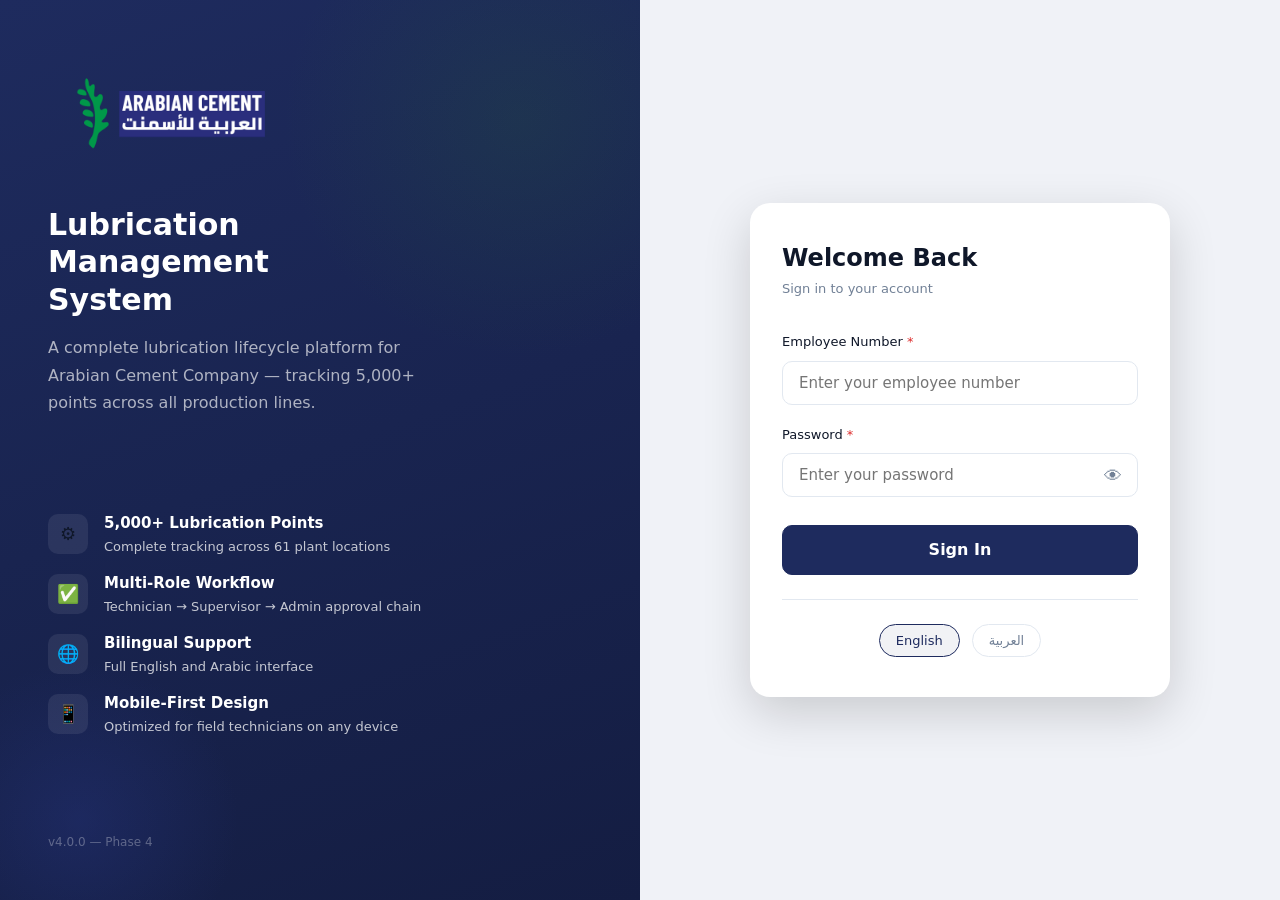
<file: pages/users.html>
<!DOCTYPE html>
<html lang="en" dir="ltr">
<head>
  <meta charset="UTF-8" />
  <meta name="viewport" content="width=device-width, initial-scale=1.0" />
  <title data-i18n="users.title">User Management — ACC LMS</title>
  <link rel="icon" href="../assets/favicon.ico" />
  <link rel="preconnect" href="https://fonts.googleapis.com" />
  <link href="https://fonts.googleapis.com/css2?family=Inter:wght@400;500;600;700&family=Cairo:wght@400;600;700&display=swap" rel="stylesheet" />
  <link rel="stylesheet" href="../css/tokens.css" />
  <link rel="stylesheet" href="../css/base.css" />
  <link rel="stylesheet" href="../css/sidebar.css" />
  <link rel="stylesheet" href="../css/components.css" />
  <link rel="manifest" href="../manifest.json">
  <link rel="stylesheet" href="../css/print.css" media="print">
  <meta name="theme-color" content="#1E2B5E">
  <style>
    .user-avatar { width: 36px; height: 36px; border-radius: 50%; display: flex; align-items: center; justify-content: center; font-weight: 700; font-size: var(--text-sm); color: #fff; flex-shrink: 0; }
    .user-cell { display: flex; align-items: center; gap: var(--space-3); }
    .role-badge { display: inline-flex; align-items: center; padding: 3px 10px; border-radius: var(--radius-full); font-size: var(--text-xs); font-weight: 600; }
    .role-badge--admin      { background: #EDE9FE; color: #5B21B6; }
    .role-badge--supervisor { background: #DBEAFE; color: #1D4ED8; }
    .role-badge--technician { background: #D1FAE5; color: #065F46; }
    .role-badge--viewer     { background: #F1F5F9; color: #475569; }
    .permission-grid { display: grid; grid-template-columns: repeat(auto-fit, minmax(200px, 1fr)); gap: var(--space-3); }
    .permission-section { background: var(--color-surface-overlay); border-radius: var(--radius-md); padding: var(--space-3); }
    .permission-section-title { font-size: var(--text-xs); font-weight: 600; text-transform: uppercase; letter-spacing: 0.05em; color: var(--color-text-muted); margin-bottom: var(--space-2); }
    .permission-row { display: flex; align-items: center; gap: 6px; font-size: var(--text-xs); color: var(--color-text-secondary); padding: 3px 0; }
    .permission-row--allowed { color: var(--color-approved); }
    .permission-row--denied  { color: var(--color-text-muted); opacity: 0.6; }
  </style>
</head>
<body>
  <div class="app-layout" id="appLayout">
    <aside class="sidebar" id="sidebar"></aside>
    <div class="main-wrapper">
      <header class="app-header" id="appHeader"></header>
      <main class="main-content">

        <div class="page-header">
          <div class="page-header-left">
            <h1 class="page-title" data-i18n="users.pageTitle">User Management</h1>
            <p class="page-subtitle" data-i18n="users.pageSubtitle">Manage system users, roles, and access control</p>
          </div>
          <div class="page-header-actions">
            <button class="btn btn-primary" id="btnAddUser" data-permission="users.create">
              <svg width="16" height="16" viewBox="0 0 24 24" fill="none" stroke="currentColor" stroke-width="2"><path d="M16 21v-2a4 4 0 0 0-4-4H5a4 4 0 0 0-4 4v2"/><circle cx="8.5" cy="7" r="4"/><line x1="20" y1="8" x2="20" y2="14"/><line x1="23" y1="11" x2="17" y2="11"/></svg>
              <span data-i18n="users.addUser">Add User</span>
            </button>
          </div>
        </div>

        <!-- Stats Bar -->
        <div class="kpi-row" style="display:grid;grid-template-columns:repeat(auto-fit,minmax(120px,1fr));gap:var(--space-3);margin-bottom:var(--space-4)">
          <div class="card" style="padding:var(--space-4);text-align:center">
            <div style="font-size:var(--text-2xl);font-weight:700;color:var(--color-brand-navy)" id="statTotal">—</div>
            <div style="font-size:var(--text-xs);color:var(--color-text-muted)">Total Users</div>
          </div>
          <div class="card" style="padding:var(--space-4);text-align:center">
            <div style="font-size:var(--text-2xl);font-weight:700;color:#5B21B6" id="statAdmins">—</div>
            <div style="font-size:var(--text-xs);color:var(--color-text-muted)">Admins</div>
          </div>
          <div class="card" style="padding:var(--space-4);text-align:center">
            <div style="font-size:var(--text-2xl);font-weight:700;color:#1D4ED8" id="statSupervisors">—</div>
            <div style="font-size:var(--text-xs);color:var(--color-text-muted)">Supervisors</div>
          </div>
          <div class="card" style="padding:var(--space-4);text-align:center">
            <div style="font-size:var(--text-2xl);font-weight:700;color:#065F46" id="statTechs">—</div>
            <div style="font-size:var(--text-xs);color:var(--color-text-muted)">Technicians</div>
          </div>
          <div class="card" style="padding:var(--space-4);text-align:center">
            <div style="font-size:var(--text-2xl);font-weight:700;color:var(--color-text-muted)" id="statViewers">—</div>
            <div style="font-size:var(--text-xs);color:var(--color-text-muted)">Viewers</div>
          </div>
          <div class="card" style="padding:var(--space-4);text-align:center">
            <div style="font-size:var(--text-2xl);font-weight:700;color:var(--color-critical)" id="statInactive">—</div>
            <div style="font-size:var(--text-xs);color:var(--color-text-muted)">Inactive</div>
          </div>
        </div>

        <!-- Filters -->
        <div class="filter-bar card">
          <div class="filter-row">
            <div class="filter-field filter-field--grow">
              <label class="filter-label">Search</label>
              <div class="input-icon-wrap">
                <svg class="input-icon" width="16" height="16" viewBox="0 0 24 24" fill="none" stroke="currentColor" stroke-width="2"><circle cx="11" cy="11" r="8"/><line x1="21" y1="21" x2="16.65" y2="16.65"/></svg>
                <input type="text" id="searchInput" class="form-input input-with-icon" placeholder="Search by name, employee no, email…" />
              </div>
            </div>
            <div class="filter-field">
              <label class="filter-label">Role</label>
              <select id="roleFilter" class="form-select">
                <option value="">All Roles</option>
                <option value="ADMIN">Admin</option>
                <option value="SUPERVISOR">Supervisor</option>
                <option value="TECHNICIAN">Technician</option>
                <option value="VIEWER">Viewer</option>
              </select>
            </div>
            <div class="filter-field">
              <label class="filter-label">Status</label>
              <select id="activeFilter" class="form-select">
                <option value="">All</option>
                <option value="active">Active</option>
                <option value="inactive">Inactive</option>
              </select>
            </div>
            <button class="btn btn-ghost btn-sm" id="btnReset">Reset</button>
          </div>
        </div>

        <div class="results-summary">
          <span id="resultCount" class="result-count">—</span>
        </div>

        <!-- Users Table -->
        <div class="card card--flush">
          <div class="table-wrap">
            <table class="data-table">
              <thead>
                <tr>
                  <th>User</th>
                  <th>Employee No.</th>
                  <th>Role</th>
                  <th>Email</th>
                  <th>Phone</th>
                  <th>Status</th>
                  <th>Last Login</th>
                  <th>Actions</th>
                </tr>
              </thead>
              <tbody id="usersTbody">
                <tr><td colspan="8"><div class="table-loading"><div class="spinner"></div><span>Loading…</span></div></td></tr>
              </tbody>
            </table>
          </div>
        </div>

      </main>
    </div>
  </div>

  <!-- ═══════ MODAL: Add / Edit User ═══════ -->
  <div class="modal-backdrop" id="userModal" role="dialog" aria-modal="true" aria-labelledby="userModalTitle" hidden>
    <div class="modal">
      <div class="modal-header">
        <h2 class="modal-title" id="userModalTitle">Add User</h2>
        <button class="modal-close" id="closeUserModal" aria-label="Close">
          <svg width="20" height="20" viewBox="0 0 24 24" fill="none" stroke="currentColor" stroke-width="2"><line x1="18" y1="6" x2="6" y2="18"/><line x1="6" y1="6" x2="18" y2="18"/></svg>
        </button>
      </div>
      <div class="modal-body">
        <form id="userForm" novalidate>
          <input type="hidden" id="editUserId" />
          <div class="form-grid form-grid--2">
            <div class="form-group">
              <label class="form-label form-label--required" for="userFullName">Full Name</label>
              <input type="text" id="userFullName" name="fullName" class="form-input" required placeholder="e.g. Ahmed Al-Rashidi" />
            </div>
            <div class="form-group">
              <label class="form-label form-label--required" for="userEmployeeNo">Employee Number</label>
              <input type="text" id="userEmployeeNo" name="employeeNo" class="form-input" required placeholder="e.g. 10045" />
              <small class="form-hint">Used as username for login</small>
            </div>
            <div class="form-group">
              <label class="form-label form-label--required" for="userRole">Role</label>
              <select id="userRole" name="role" class="form-select" required>
                <option value="">Select role…</option>
                <option value="ADMIN">Administrator</option>
                <option value="SUPERVISOR">Supervisor</option>
                <option value="TECHNICIAN">Technician</option>
                <option value="VIEWER">Viewer</option>
              </select>
            </div>
            <div class="form-group">
              <label class="form-label" for="userEmail">Email</label>
              <input type="email" id="userEmail" name="email" class="form-input" placeholder="optional — for notifications" />
            </div>
            <div class="form-group">
              <label class="form-label" for="userPhone">Phone</label>
              <input type="tel" id="userPhone" name="phone" class="form-input" placeholder="+966 5x xxx xxxx" />
            </div>
            <div class="form-group" id="contractorGroup">
              <label class="form-label" for="userContractor">Contractor / Department</label>
              <input type="text" id="userContractor" name="contractor" class="form-input" placeholder="Optional" />
            </div>
            <!-- Active toggle (edit only) -->
            <div class="form-group form-group--span2" id="activeToggleGroup" hidden>
              <label class="checkbox-label">
                <input type="checkbox" id="userIsActive" name="isActive" checked />
                Account active (uncheck to deactivate)
              </label>
            </div>
          </div>

          <!-- Role permissions preview -->
          <div id="permPreview" style="margin-top:var(--space-4);display:none">
            <div class="form-group">
              <label class="form-label">Permissions for selected role</label>
              <div class="permission-grid" id="permGrid"></div>
            </div>
          </div>
        </form>
      </div>
      <div class="modal-footer">
        <button class="btn btn-ghost" id="cancelUserModal">Cancel</button>
        <button class="btn btn-primary" id="confirmUserModal">Save User</button>
      </div>
    </div>
  </div>

  <!-- ═══════ MODAL: Reset Password ═══════ -->
  <div class="modal-backdrop" id="resetModal" role="dialog" aria-modal="true" hidden>
    <div class="modal modal--sm">
      <div class="modal-header">
        <h2 class="modal-title">Reset Password</h2>
        <button class="modal-close" id="closeResetModal" aria-label="Close">
          <svg width="20" height="20" viewBox="0 0 24 24" fill="none" stroke="currentColor" stroke-width="2"><line x1="18" y1="6" x2="6" y2="18"/><line x1="6" y1="6" x2="18" y2="18"/></svg>
        </button>
      </div>
      <div class="modal-body">
        <div class="alert alert--warning">
          <svg width="16" height="16" viewBox="0 0 24 24" fill="none" stroke="currentColor" stroke-width="2"><path d="M10.29 3.86L1.82 18a2 2 0 0 0 1.71 3h16.94a2 2 0 0 0 1.71-3L13.71 3.86a2 2 0 0 0-3.42 0z"/></svg>
          <span>The user's password will be reset to their <strong>employee number</strong>. They will be prompted to change it on next login.</span>
        </div>
        <p id="resetUserName" style="margin-top:var(--space-3);font-weight:600"></p>
        <input type="hidden" id="resetUserId" />
      </div>
      <div class="modal-footer">
        <button class="btn btn-ghost" id="cancelResetModal">Cancel</button>
        <button class="btn btn-warning" id="confirmReset">Reset Password</button>
      </div>
    </div>
  </div>

  <div class="toast-container" id="toastContainer"></div>
  <div class="search-overlay" id="searchOverlay" hidden></div>

  <script src="../js/core.js"></script>
  <script src="../js/shell.js"></script>
  <script>
  (function() {
    'use strict';

    let state = { users: [], filtered: [], editMode: false };
    const ROLE_COLORS = { ADMIN:'#5B21B6', SUPERVISOR:'#1D4ED8', TECHNICIAN:'#065F46', VIEWER:'#475569' };

    const ROLE_PERMISSIONS = {
      ADMIN:      { Points: 'Full', History: 'All', Analysis: 'All', Users: 'Full', Corrections: 'Full', Reports: 'Full' },
      SUPERVISOR: { Points: 'View + Edit', History: 'All (not own)', Analysis: 'Approve', Users: 'View only', Corrections: 'View', Reports: 'Full' },
      TECHNICIAN: { Points: 'View only', History: 'Own records', Analysis: 'Submit own', Users: 'Own profile', Corrections: 'None', Reports: 'None' },
      VIEWER:     { Points: 'View only', History: 'View all', Analysis: 'View all', Users: 'Own profile', Corrections: 'None', Reports: 'View' },
    };

    App.init({ requireAuth: true, requiredPermission: 'users.list' }).then(() => {
      Shell.init();
      setupFilters();
      setupModals();
      loadUsers();
      I18n._rerender();
    });

    async function loadUsers() {
      const res = await API.getUsers();
      if (!res.success) { Toast.show(res.error || 'Failed to load users', 'error'); return; }
      state.users = res.data || [];
      updateStats();
      applyFilters();
    }

    function updateStats() {
      const u = state.users;
      document.getElementById('statTotal').textContent = u.length;
      document.getElementById('statAdmins').textContent = u.filter(x=>x.Role==='ADMIN').length;
      document.getElementById('statSupervisors').textContent = u.filter(x=>x.Role==='SUPERVISOR').length;
      document.getElementById('statTechs').textContent = u.filter(x=>x.Role==='TECHNICIAN').length;
      document.getElementById('statViewers').textContent = u.filter(x=>x.Role==='VIEWER').length;
      document.getElementById('statInactive').textContent = u.filter(x=>!x.IsActive).length;
    }

    function applyFilters() {
      let rows = [...state.users];
      const search = document.getElementById('searchInput').value.toLowerCase();
      const role = document.getElementById('roleFilter').value;
      const active = document.getElementById('activeFilter').value;

      if (search) rows = rows.filter(u =>
        (u.FullNameEN||'').toLowerCase().includes(search) ||
        (u.FullNameAR||'').toLowerCase().includes(search) ||
        (u.EmployeeNo||'').toLowerCase().includes(search) ||
        (u.Email||'').toLowerCase().includes(search)
      );
      if (role) rows = rows.filter(u => u.Role === role);
      if (active === 'active')   rows = rows.filter(u => u.IsActive);
      if (active === 'inactive') rows = rows.filter(u => !u.IsActive);

      state.filtered = rows;
      document.getElementById('resultCount').textContent = `${rows.length} users`;
      renderTable();
    }

    function avatarBg(name) {
      const colors = ['#1E2B5E','#2D7A2D','#0284C7','#5B21B6','#D97706','#DC2626'];
      let h = 0; for (const c of (name||'')) h = (h * 31 + c.charCodeAt(0)) % colors.length;
      return colors[h];
    }

    function initials(name) {
      return (name||'?').split(' ').map(w=>w[0]).slice(0,2).join('').toUpperCase();
    }

    function renderTable() {
      const tbody = document.getElementById('usersTbody');
      const me = Auth.getUser();
      const canCreate = Auth.can('users.create');
      const canDeactivate = Auth.can('users.deactivate');
      const canReset = Auth.can('users.reset_password');

      if (!state.filtered.length) {
        tbody.innerHTML = `<tr><td colspan="8"><div class="empty-state" style="padding:var(--space-8)"><p>No users found</p></div></td></tr>`;
        return;
      }

      tbody.innerHTML = state.filtered.map(u => {
        const isMe = u.UserID === me.UserID;
        const canEdit = canCreate || isMe;
        // FIX: backend returns FullNameEN/FullNameAR, never a plain
        // 'FullName' field — this was always blank/undefined before.
        u.FullName = (I18n.getLang() === 'ar' ? u.FullNameAR : u.FullNameEN) || u.FullNameEN || '';
        return `<tr class="${u.IsActive?'':'table-row--muted'}">
          <td>
            <div class="user-cell">
              <div class="user-avatar" style="background:${avatarBg(u.FullName)}">${initials(u.FullName)}</div>
              <div>
                <div class="cell-primary">${u.FullName||'—'} ${isMe?'<span class="badge badge--sm" style="background:var(--color-surface-overlay)">You</span>':''}</div>
                <div class="cell-secondary">${u.Contractor||''}</div>
              </div>
            </div>
          </td>
          <td><code class="mono">${u.EmployeeNo||'—'}</code></td>
          <td><span class="role-badge role-badge--${(u.Role||'').toLowerCase()}">${u.Role||'—'}</span></td>
          <td>${u.Email ? `<a href="mailto:${u.Email}" class="link">${u.Email}</a>` : '—'}</td>
          <td>${u.Phone||'—'}</td>
          <td>
            ${u.IsActive
              ? '<span class="badge badge--approved">Active</span>'
              : '<span class="badge badge--rejected">Inactive</span>'}
          </td>
          <td>${I18n.formatDate(u.LastLogin)||'—'}</td>
          <td>
            <div class="action-btns">
              <button class="btn btn-ghost btn-xs" onclick="viewPerms('${u.Role}')" title="View Permissions">
                <svg width="13" height="13" viewBox="0 0 24 24" fill="none" stroke="currentColor" stroke-width="2"><rect x="3" y="11" width="18" height="11" rx="2" ry="2"/><path d="M7 11V7a5 5 0 0 1 10 0v4"/></svg>
              </button>
              ${canEdit ? `<button class="btn btn-ghost btn-xs" onclick="openEditUser('${u.UserID}')" title="Edit">
                <svg width="13" height="13" viewBox="0 0 24 24" fill="none" stroke="currentColor" stroke-width="2"><path d="M11 4H4a2 2 0 0 0-2 2v14a2 2 0 0 0 2 2h14a2 2 0 0 0 2-2v-7"/><path d="M18.5 2.5a2.121 2.121 0 0 1 3 3L12 15l-4 1 1-4 9.5-9.5z"/></svg>
              </button>` : ''}
              ${canReset && !isMe ? `<button class="btn btn-ghost btn-xs btn--warning" onclick="openReset('${u.UserID}','${(u.FullName||'').replace(/'/g,"&#39;")}')" title="Reset Password">
                <svg width="13" height="13" viewBox="0 0 24 24" fill="none" stroke="currentColor" stroke-width="2"><rect x="3" y="11" width="18" height="11" rx="2" ry="2"/><path d="M7 11V7a5 5 0 0 1 9.9-1"/></svg>
              </button>` : ''}
              ${canDeactivate && !isMe && u.IsActive ? `<button class="btn btn-ghost btn-xs btn--danger" onclick="deactivateUser('${u.UserID}','${(u.FullName||'').replace(/'/g,"&#39;")}')" title="Deactivate">
                <svg width="13" height="13" viewBox="0 0 24 24" fill="none" stroke="currentColor" stroke-width="2"><circle cx="12" cy="12" r="10"/><line x1="15" y1="9" x2="9" y2="15"/><line x1="9" y1="9" x2="15" y2="15"/></svg>
              </button>` : ''}
            </div>
          </td>
        </tr>`;
      }).join('');
    }

    // ── Add User ─────────────────────────────────────────────
    function openAddUser() {
      state.editMode = false;
      document.getElementById('userModalTitle').textContent = 'Add User';
      document.getElementById('userForm').reset();
      document.getElementById('editUserId').value = '';
      document.getElementById('activeToggleGroup').hidden = true;
      document.getElementById('permPreview').style.display = 'none';
      Modal.open('userModal');
    }

    // ── Edit User ─────────────────────────────────────────────
    window.openEditUser = function(id) {
      const u = state.users.find(x => x.UserID === id);
      if (!u) return;
      state.editMode = true;
      document.getElementById('userModalTitle').textContent = 'Edit User';
      document.getElementById('editUserId').value = id;
      document.getElementById('userFullName').value = (I18n.getLang() === 'ar' ? u.FullNameAR : u.FullNameEN) || u.FullNameEN || '';
      document.getElementById('userEmployeeNo').value = u.EmployeeNo || '';
      document.getElementById('userRole').value = u.Role || '';
      document.getElementById('userEmail').value = u.Email || '';
      document.getElementById('userPhone').value = u.Phone || '';
      document.getElementById('userContractor').value = u.Contractor || '';
      document.getElementById('userIsActive').checked = u.IsActive;
      document.getElementById('activeToggleGroup').hidden = false;
      showPermPreview(u.Role);
      Modal.open('userModal');
    };

    window.viewPerms = function(role) {
      const perms = ROLE_PERMISSIONS[role] || {};
      alert(`Permissions for ${role}:\n\n` + Object.entries(perms).map(([k,v])=>`${k}: ${v}`).join('\n'));
    };

    function showPermPreview(role) {
      if (!role) { document.getElementById('permPreview').style.display = 'none'; return; }
      const perms = ROLE_PERMISSIONS[role] || {};
      document.getElementById('permGrid').innerHTML = Object.entries(perms).map(([area, access]) =>
        `<div class="permission-section">
          <div class="permission-section-title">${area}</div>
          <div class="permission-row ${access==='None'?'permission-row--denied':'permission-row--allowed'}">
            ${access==='None'?'✗':'✓'} ${access}
          </div>
        </div>`
      ).join('');
      document.getElementById('permPreview').style.display = 'block';
    }

    document.getElementById('userRole').addEventListener('change', e => showPermPreview(e.target.value));

    async function handleSaveUser() {
      const id = document.getElementById('editUserId').value;
      // FIX: backend expects exact PascalCase field names matching its
      // sheet schema (FullNameEN, EmployeeNo, Role, Phone, Email) — the
      // previous lowercase payload (fullName, employeeNo, role, etc.)
      // never matched, so create/update always failed validation or
      // silently wrote nothing useful. 'contractor' removed: it is not
      // a per-user field on the backend, it is a single global
      // _CONFIG value (CONTRACTOR_NAME) per project rules, editable
      // separately by an Admin — this field was always being silently
      // dropped by the backend's user update/create functions.
      const payload = {
        FullNameEN: document.getElementById('userFullName').value.trim(),
        EmployeeNo: document.getElementById('userEmployeeNo').value.trim(),
        Role: document.getElementById('userRole').value,
        Email: document.getElementById('userEmail').value.trim() || '',
        Phone: document.getElementById('userPhone').value.trim() || '',
      };
      if (state.editMode) payload.IsActive = document.getElementById('userIsActive').checked ? 'TRUE' : 'FALSE';

      if (!payload.FullNameEN || !payload.EmployeeNo || !payload.Role) {
        Toast.show('Please fill all required fields', 'warning'); return;
      }

      const btn = document.getElementById('confirmUserModal');
      btn.disabled = true; btn.textContent = 'Saving…';

      const res = state.editMode
        ? await API.updateUser(id,payload)
        : await API.createUser(payload);

      btn.disabled = false; btn.textContent = 'Save User';

      if (res.success) {
        Toast.show(state.editMode ? 'User updated' : 'User created. Initial password = employee number.', 'success');
        Modal.close('userModal');
        loadUsers();
      } else {
        Toast.show(res.error || 'Failed to save', 'error');
      }
    }

    // ── Deactivate ─────────────────────────────────────────────
    window.deactivateUser = async function(id, name) {
      if (!confirm(`Deactivate ${name}? They will no longer be able to log in.`)) return;
      const res = await API.deactivateUser(id);
      if (res.success) { Toast.show(`${name} deactivated`, 'success'); loadUsers(); }
      else Toast.show(res.error, 'error');
    };

    // ── Reset Password ──────────────────────────────────────────
    window.openReset = function(id, name) {
      document.getElementById('resetUserId').value = id;
      document.getElementById('resetUserName').textContent = `User: ${name}`;
      Modal.open('resetModal');
    };

    document.getElementById('confirmReset').addEventListener('click', async () => {
      const id = document.getElementById('resetUserId').value;
      const res = await API.users.resetPassword(id);
      if (res.success) { Toast.show('Password reset to employee number', 'success'); Modal.close('resetModal'); }
      else Toast.show(res.error, 'error');
    });

    // ── Modal Setup ─────────────────────────────────────────────
    function setupModals() {
      document.getElementById('btnAddUser').addEventListener('click', openAddUser);
      document.getElementById('closeUserModal').addEventListener('click', () => Modal.close('userModal'));
      document.getElementById('cancelUserModal').addEventListener('click', () => Modal.close('userModal'));
      document.getElementById('confirmUserModal').addEventListener('click', handleSaveUser);
      document.getElementById('closeResetModal').addEventListener('click', () => Modal.close('resetModal'));
      document.getElementById('cancelResetModal').addEventListener('click', () => Modal.close('resetModal'));
    }

    // ── Filter Setup ────────────────────────────────────────────
    function setupFilters() {
      const deb = (fn,ms) => { let t; return (...a) => { clearTimeout(t); t=setTimeout(()=>fn(...a),ms); }; };
      document.getElementById('searchInput').addEventListener('input', deb(applyFilters, 300));
      document.getElementById('roleFilter').addEventListener('change', applyFilters);
      document.getElementById('activeFilter').addEventListener('change', applyFilters);
      document.getElementById('btnReset').addEventListener('click', () => {
        document.querySelectorAll('#searchInput,#roleFilter,#activeFilter').forEach(el=>el.value='');
        applyFilters();
      });
    }

  })();
  </script>
</body>
</html>
</file>
<file: css/tokens.css>
/* ============================================================
   ACC LMS — Design Tokens
   Arabian Cement Company Lubrication Management System
   Phase 4 — Frontend Foundation
   ============================================================ */

:root {
  /* Brand Colors — derived from ACC logo (navy/green/white) */
  --color-brand-navy:      #1E2B5E;
  --color-brand-navy-dark: #141D42;
  --color-brand-navy-mid:  #263580;
  --color-brand-green:     #2D7A2D;
  --color-brand-green-mid: #3A9E3A;
  --color-brand-green-lt:  #4BBF4B;

  /* Surface Colors */
  --color-bg:              #F0F2F7;
  --color-surface:         #FFFFFF;
  --color-surface-raised:  #FFFFFF;
  --color-surface-overlay: rgba(30, 43, 94, 0.06);
  --color-sidebar:         #1E2B5E;
  --color-sidebar-active:  #263580;
  --color-header:          #FFFFFF;

  /* Text Colors */
  --color-text-primary:    #0F1729;
  --color-text-secondary:  #4A5568;
  --color-text-muted:      #718096;
  --color-text-inverse:    #FFFFFF;
  --color-text-sidebar:    rgba(255,255,255,0.85);
  --color-text-sidebar-muted: rgba(255,255,255,0.55);

  /* Status Colors */
  --color-pending:         #D97706;
  --color-pending-bg:      #FEF3C7;
  --color-approved:        #059669;
  --color-approved-bg:     #D1FAE5;
  --color-rejected:        #DC2626;
  --color-rejected-bg:     #FEE2E2;
  --color-recalled:        #7C3AED;
  --color-recalled-bg:     #EDE9FE;
  --color-corrected:       #0284C7;
  --color-corrected-bg:    #E0F2FE;
  --color-info:            #0284C7;
  --color-info-bg:         #E0F2FE;

  /* Criticality Colors */
  --color-critical:        #DC2626;
  --color-critical-bg:     #FEE2E2;
  --color-high:            #D97706;
  --color-high-bg:         #FEF3C7;
  --color-medium:          #0284C7;
  --color-medium-bg:       #E0F2FE;
  --color-low:             #059669;
  --color-low-bg:          #D1FAE5;

  /* Border */
  --color-border:          #E2E8F0;
  --color-border-focus:    #263580;

  /* Shadows */
  --shadow-sm:    0 1px 3px rgba(0,0,0,0.08), 0 1px 2px rgba(0,0,0,0.05);
  --shadow-md:    0 4px 12px rgba(0,0,0,0.10), 0 2px 4px rgba(0,0,0,0.06);
  --shadow-lg:    0 8px 24px rgba(0,0,0,0.12), 0 4px 8px rgba(0,0,0,0.06);
  --shadow-xl:    0 16px 48px rgba(0,0,0,0.16);

  /* Radius */
  --radius-sm:   6px;
  --radius-md:   10px;
  --radius-lg:   14px;
  --radius-xl:   20px;
  --radius-full: 9999px;

  /* Typography */
  --font-sans:   'Inter', 'Segoe UI', system-ui, -apple-system, sans-serif;
  --font-arabic: 'Cairo', 'Noto Sans Arabic', 'Segoe UI', sans-serif;
  --font-mono:   'JetBrains Mono', 'Fira Code', 'Courier New', monospace;

  /* Type Scale */
  --text-xs:   0.75rem;    /* 12px */
  --text-sm:   0.8125rem;  /* 13px */
  --text-base: 0.9375rem;  /* 15px */
  --text-md:   1rem;       /* 16px */
  --text-lg:   1.125rem;   /* 18px */
  --text-xl:   1.25rem;    /* 20px */
  --text-2xl:  1.5rem;     /* 24px */
  --text-3xl:  1.875rem;   /* 30px */

  /* Spacing */
  --space-1:  0.25rem;
  --space-2:  0.5rem;
  --space-3:  0.75rem;
  --space-4:  1rem;
  --space-5:  1.25rem;
  --space-6:  1.5rem;
  --space-8:  2rem;
  --space-10: 2.5rem;
  --space-12: 3rem;
  --space-16: 4rem;

  /* Layout */
  --sidebar-width:          240px;
  --sidebar-collapsed:      64px;
  --header-height:          60px;
  --content-max-width:      1400px;

  /* Transitions */
  --transition-fast:   120ms ease;
  --transition-base:   200ms ease;
  --transition-slow:   320ms ease;
  --transition-layout: 280ms cubic-bezier(0.4, 0, 0.2, 1);

  /* Z-Index */
  --z-sidebar:   100;
  --z-header:    110;
  --z-dropdown:  200;
  --z-modal:     300;
  --z-toast:     400;
  --z-tooltip:   500;
}

/* RTL support */
[dir="rtl"] {
  --font-primary: var(--font-arabic);
}
[dir="ltr"] {
  --font-primary: var(--font-sans);
}
</file>
<file: css/base.css>
/* ============================================================
   ACC LMS — Base Styles & Reset
   ============================================================ */

@import url('https://fonts.googleapis.com/css2?family=Inter:wght@300;400;500;600;700&family=Cairo:wght@400;500;600;700&display=swap');

*, *::before, *::after {
  box-sizing: border-box;
  margin: 0;
  padding: 0;
}

html {
  font-size: 16px;
  -webkit-text-size-adjust: 100%;
  scroll-behavior: smooth;
}

body {
  font-family: var(--font-sans);
  font-size: var(--text-base);
  color: var(--color-text-primary);
  background: var(--color-bg);
  line-height: 1.6;
  min-height: 100vh;
  -webkit-font-smoothing: antialiased;
  -moz-osx-font-smoothing: grayscale;
}

body[dir="rtl"] {
  font-family: var(--font-arabic);
}

img { max-width: 100%; display: block; }
a { color: inherit; text-decoration: none; }
button { cursor: pointer; font-family: inherit; }
input, textarea, select { font-family: inherit; }

/* ============================================================
   Typography
   ============================================================ */

h1 { font-size: var(--text-3xl); font-weight: 700; line-height: 1.2; }
h2 { font-size: var(--text-2xl); font-weight: 700; line-height: 1.3; }
h3 { font-size: var(--text-xl);  font-weight: 600; line-height: 1.4; }
h4 { font-size: var(--text-lg);  font-weight: 600; line-height: 1.4; }
h5 { font-size: var(--text-md);  font-weight: 600; }
h6 { font-size: var(--text-base); font-weight: 600; }

p { color: var(--color-text-secondary); line-height: 1.7; }

/* ============================================================
   Layout Skeleton
   ============================================================ */

.app-shell {
  display: flex;
  min-height: 100vh;
}

/* Sidebar */
.sidebar {
  width: var(--sidebar-width);
  background: var(--color-sidebar);
  position: fixed;
  top: 0;
  left: 0;
  bottom: 0;
  z-index: var(--z-sidebar);
  display: flex;
  flex-direction: column;
  transition: width var(--transition-layout), transform var(--transition-layout);
  overflow: hidden;
}

[dir="rtl"] .sidebar {
  left: auto;
  right: 0;
}

.sidebar.collapsed {
  width: var(--sidebar-collapsed);
}

/* Main Content
   FIX (layout shell bug): two different page templates ship in this
   bundle and both reuse the class name "main-content" for different
   roles:
     - dashboard.html / points.html / pending.html:
         <div class="app-shell">
           <aside class="sidebar">…</aside>
           <div class="main-content">         <- offset wrapper (this rule)
             <header class="app-header">…</header>
             <main class="page-content">…</main>
           </div>
         </div>
     - analysis.html / history.html / notifications.html / reports.html
       / settings.html / users.html:
         <div class="app-layout">
           <aside class="sidebar">…</aside>
           <div class="main-wrapper">         <- offset wrapper (new rule below)
             <header class="app-header">…</header>
             <main class="main-content">…</main>   <- *inner* content pane, NOT the offset wrapper
           </div>
         </div>
   The margin-left offset (to clear the fixed-position sidebar) must
   only apply to the outer wrapper. Previously it was a bare ".main-content"
   selector, so on the second template it landed on the *inner* <main>
   instead of the real wrapper (.main-wrapper, which had no styling at
   all) — the sticky header ended up rendered full-width from x:0,
   overlapped by the fixed sidebar instead of sitting beside it, and the
   inner content got double-indented. Scoping this rule to ".app-shell"
   fixes the first template and leaves the second template to the new
   .main-wrapper / .app-layout .main-content rules below. */
.app-shell > .main-content {
  flex: 1;
  margin-left: var(--sidebar-width);
  display: flex;
  flex-direction: column;
  min-height: 100vh;
  transition: margin-left var(--transition-layout);
}

[dir="rtl"] .app-shell > .main-content {
  margin-left: 0;
  margin-right: var(--sidebar-width);
  transition: margin-right var(--transition-layout);
}

.sidebar.collapsed ~ .app-shell > .main-content,
.app-shell > .main-content.sidebar-collapsed {
  margin-left: var(--sidebar-collapsed);
}

[dir="rtl"] .sidebar.collapsed ~ .app-shell > .main-content,
[dir="rtl"] .app-shell > .main-content.sidebar-collapsed {
  margin-left: 0;
  margin-right: var(--sidebar-collapsed);
}

/* New-structure layout shell (.app-layout / .main-wrapper) */
.app-layout {
  display: flex;
  min-height: 100vh;
}

.main-wrapper {
  flex: 1;
  margin-left: var(--sidebar-width);
  display: flex;
  flex-direction: column;
  min-height: 100vh;
  transition: margin-left var(--transition-layout);
}

[dir="rtl"] .main-wrapper {
  margin-left: 0;
  margin-right: var(--sidebar-width);
  transition: margin-right var(--transition-layout);
}

.sidebar.collapsed ~ .main-wrapper {
  margin-left: var(--sidebar-collapsed);
}

[dir="rtl"] .sidebar.collapsed ~ .main-wrapper {
  margin-left: 0;
  margin-right: var(--sidebar-collapsed);
}

/* The inner <main class="main-content"> in the new-structure pages plays
   the same visual role .page-content plays in the old structure
   (scrollable padded content pane) — scope it under .app-layout so it
   never collides with the .app-shell > .main-content offset rule above. */
.app-layout .main-content {
  flex: 1;
  padding: var(--space-6);
  max-width: var(--content-max-width);
  width: 100%;
  margin: 0 auto;
}

/* Header */
.app-header {
  height: var(--header-height);
  background: var(--color-header);
  border-bottom: 1px solid var(--color-border);
  display: flex;
  align-items: center;
  padding: 0 var(--space-6);
  gap: var(--space-4);
  position: sticky;
  top: 0;
  z-index: var(--z-header);
  box-shadow: var(--shadow-sm);
}

/* Page Content */
.page-content {
  flex: 1;
  padding: var(--space-6);
  max-width: var(--content-max-width);
  width: 100%;
  margin: 0 auto;
}

/* ============================================================
   Card Components
   ============================================================ */

.card {
  background: var(--color-surface);
  border-radius: var(--radius-lg);
  border: 1px solid var(--color-border);
  box-shadow: var(--shadow-sm);
  overflow: hidden;
}

.card-header {
  padding: var(--space-5) var(--space-6);
  border-bottom: 1px solid var(--color-border);
  display: flex;
  align-items: center;
  justify-content: space-between;
  gap: var(--space-4);
}

.card-title {
  font-size: var(--text-lg);
  font-weight: 600;
  color: var(--color-text-primary);
}

.card-body {
  padding: var(--space-6);
}

.card-footer {
  padding: var(--space-4) var(--space-6);
  border-top: 1px solid var(--color-border);
  background: var(--color-surface-overlay);
}

/* ============================================================
   Button System
   ============================================================ */

.btn {
  display: inline-flex;
  align-items: center;
  justify-content: center;
  gap: var(--space-2);
  padding: var(--space-2) var(--space-4);
  border-radius: var(--radius-md);
  font-size: var(--text-sm);
  font-weight: 500;
  font-family: inherit;
  border: 1.5px solid transparent;
  cursor: pointer;
  transition: all var(--transition-base);
  white-space: nowrap;
  line-height: 1.5;
  text-decoration: none;
  outline: none;
}

.btn:focus-visible {
  outline: 2px solid var(--color-border-focus);
  outline-offset: 2px;
}

.btn:disabled {
  opacity: 0.5;
  pointer-events: none;
}

.btn-primary {
  background: var(--color-brand-navy);
  color: #fff;
  border-color: var(--color-brand-navy);
}
.btn-primary:hover {
  background: var(--color-brand-navy-mid);
  border-color: var(--color-brand-navy-mid);
  box-shadow: 0 2px 8px rgba(30,43,94,0.3);
}

.btn-secondary {
  background: transparent;
  color: var(--color-brand-navy);
  border-color: var(--color-brand-navy);
}
.btn-secondary:hover {
  background: rgba(30,43,94,0.06);
}

.btn-success {
  background: var(--color-approved);
  color: #fff;
  border-color: var(--color-approved);
}
.btn-success:hover {
  background: #047857;
  box-shadow: 0 2px 8px rgba(5,150,105,0.3);
}

.btn-danger {
  background: var(--color-rejected);
  color: #fff;
  border-color: var(--color-rejected);
}
.btn-danger:hover {
  background: #b91c1c;
  box-shadow: 0 2px 8px rgba(220,38,38,0.3);
}

.btn-ghost {
  background: transparent;
  color: var(--color-text-secondary);
  border-color: transparent;
}
.btn-ghost:hover {
  background: var(--color-surface-overlay);
  color: var(--color-text-primary);
}

.btn-sm {
  padding: var(--space-1) var(--space-3);
  font-size: var(--text-xs);
}

.btn-lg {
  padding: var(--space-3) var(--space-6);
  font-size: var(--text-md);
}

.btn-icon {
  width: 36px;
  height: 36px;
  padding: 0;
  border-radius: var(--radius-md);
  border: 1px solid var(--color-border);
  background: var(--color-surface);
  color: var(--color-text-secondary);
}
.btn-icon:hover {
  border-color: var(--color-brand-navy);
  color: var(--color-brand-navy);
}

/* ============================================================
   Form Controls
   ============================================================ */

.form-group {
  display: flex;
  flex-direction: column;
  gap: var(--space-2);
}

.form-label {
  font-size: var(--text-sm);
  font-weight: 500;
  color: var(--color-text-primary);
}

.form-label.required::after {
  content: ' *';
  color: var(--color-rejected);
}

.form-control {
  width: 100%;
  padding: var(--space-3) var(--space-4);
  border: 1.5px solid var(--color-border);
  border-radius: var(--radius-md);
  font-size: var(--text-base);
  font-family: inherit;
  color: var(--color-text-primary);
  background: var(--color-surface);
  transition: border-color var(--transition-base), box-shadow var(--transition-base);
  outline: none;
  appearance: none;
}

.form-control:focus {
  border-color: var(--color-border-focus);
  box-shadow: 0 0 0 3px rgba(38,53,128,0.12);
}

.form-control:disabled {
  background: var(--color-bg);
  color: var(--color-text-muted);
  cursor: not-allowed;
}

.form-control.error {
  border-color: var(--color-rejected);
}

.form-error {
  font-size: var(--text-xs);
  color: var(--color-rejected);
  display: flex;
  align-items: center;
  gap: var(--space-1);
}

.form-hint {
  font-size: var(--text-xs);
  color: var(--color-text-muted);
}

select.form-control {
  background-image: url("data:image/svg+xml,%3Csvg xmlns='http://www.w3.org/2000/svg' width='12' height='8' viewBox='0 0 12 8'%3E%3Cpath fill='%234A5568' d='M6 8L0 0h12z'/%3E%3C/svg%3E");
  background-repeat: no-repeat;
  background-position: right 12px center;
  padding-right: 36px;
}
[dir="rtl"] select.form-control {
  background-position: left 12px center;
  padding-right: var(--space-4);
  padding-left: 36px;
}

/* ============================================================
   Badge & Status Pills
   ============================================================ */

.badge {
  display: inline-flex;
  align-items: center;
  gap: 4px;
  padding: 2px 8px;
  border-radius: var(--radius-full);
  font-size: var(--text-xs);
  font-weight: 600;
  white-space: nowrap;
}

.badge-pending  { background: var(--color-pending-bg);  color: var(--color-pending);  }
.badge-approved { background: var(--color-approved-bg); color: var(--color-approved); }
.badge-rejected { background: var(--color-rejected-bg); color: var(--color-rejected); }
.badge-recalled { background: var(--color-recalled-bg); color: var(--color-recalled); }
.badge-corrected{ background: var(--color-corrected-bg);color: var(--color-corrected);}
.badge-critical { background: var(--color-critical-bg); color: var(--color-critical); }
.badge-high     { background: var(--color-high-bg);     color: var(--color-high);     }
.badge-medium   { background: var(--color-medium-bg);   color: var(--color-medium);   }
.badge-low      { background: var(--color-low-bg);      color: var(--color-low);      }
.badge-info     { background: var(--color-info-bg);     color: var(--color-info);     }

/* Dot indicator */
.badge::before {
  content: '';
  width: 6px;
  height: 6px;
  border-radius: 50%;
  background: currentColor;
  flex-shrink: 0;
}

/* ============================================================
   Data Table
   ============================================================ */

.data-table-wrapper {
  overflow-x: auto;
  border-radius: var(--radius-lg);
  border: 1px solid var(--color-border);
}

.data-table {
  width: 100%;
  border-collapse: collapse;
  font-size: var(--text-sm);
}

.data-table thead th {
  background: var(--color-bg);
  color: var(--color-text-muted);
  font-weight: 600;
  font-size: var(--text-xs);
  text-transform: uppercase;
  letter-spacing: 0.05em;
  padding: var(--space-3) var(--space-4);
  text-align: left;
  border-bottom: 1px solid var(--color-border);
  white-space: nowrap;
}

[dir="rtl"] .data-table thead th {
  text-align: right;
}

.data-table tbody tr {
  border-bottom: 1px solid var(--color-border);
  transition: background var(--transition-fast);
}

.data-table tbody tr:last-child {
  border-bottom: none;
}

.data-table tbody tr:hover {
  background: var(--color-surface-overlay);
}

.data-table tbody td {
  padding: var(--space-3) var(--space-4);
  color: var(--color-text-secondary);
  vertical-align: middle;
}

.data-table .col-actions {
  text-align: right;
  white-space: nowrap;
}
[dir="rtl"] .data-table .col-actions {
  text-align: left;
}

/* ============================================================
   Stat Cards (KPI widgets)
   ============================================================ */

.stat-card {
  background: var(--color-surface);
  border-radius: var(--radius-lg);
  border: 1px solid var(--color-border);
  padding: var(--space-5) var(--space-6);
  display: flex;
  align-items: flex-start;
  gap: var(--space-4);
  box-shadow: var(--shadow-sm);
  transition: box-shadow var(--transition-base), transform var(--transition-base);
}

.stat-card:hover {
  box-shadow: var(--shadow-md);
  transform: translateY(-1px);
}

.stat-icon {
  width: 48px;
  height: 48px;
  border-radius: var(--radius-md);
  display: flex;
  align-items: center;
  justify-content: center;
  font-size: 20px;
  flex-shrink: 0;
}

.stat-icon.navy   { background: rgba(30,43,94,0.10); color: var(--color-brand-navy); }
.stat-icon.green  { background: rgba(45,122,45,0.10); color: var(--color-brand-green); }
.stat-icon.orange { background: var(--color-high-bg);     color: var(--color-high); }
.stat-icon.red    { background: var(--color-critical-bg); color: var(--color-critical); }
.stat-icon.blue   { background: var(--color-info-bg);     color: var(--color-info); }
.stat-icon.purple { background: var(--color-recalled-bg); color: var(--color-recalled); }

.stat-info { flex: 1; min-width: 0; }

.stat-value {
  font-size: var(--text-3xl);
  font-weight: 700;
  color: var(--color-text-primary);
  line-height: 1;
  margin-bottom: var(--space-1);
}

.stat-label {
  font-size: var(--text-sm);
  color: var(--color-text-muted);
  font-weight: 500;
}

.stat-trend {
  font-size: var(--text-xs);
  font-weight: 600;
  margin-top: var(--space-2);
}
.stat-trend.up   { color: var(--color-approved); }
.stat-trend.down { color: var(--color-rejected); }

/* ============================================================
   Alerts & Toasts
   ============================================================ */

.alert {
  padding: var(--space-4);
  border-radius: var(--radius-md);
  border: 1px solid;
  font-size: var(--text-sm);
  display: flex;
  align-items: flex-start;
  gap: var(--space-3);
}

.alert-info    { background: var(--color-info-bg);     border-color: var(--color-info);     color: #075985; }
.alert-success { background: var(--color-approved-bg); border-color: var(--color-approved); color: #065f46; }
.alert-warning { background: var(--color-pending-bg);  border-color: var(--color-pending);  color: #92400e; }
.alert-danger  { background: var(--color-rejected-bg); border-color: var(--color-rejected); color: #991b1b; }

/* Toast container */
.toast-container {
  position: fixed;
  bottom: var(--space-6);
  right: var(--space-6);
  z-index: var(--z-toast);
  display: flex;
  flex-direction: column;
  gap: var(--space-3);
  pointer-events: none;
}

[dir="rtl"] .toast-container {
  right: auto;
  left: var(--space-6);
}

.toast {
  background: var(--color-text-primary);
  color: #fff;
  padding: var(--space-4) var(--space-5);
  border-radius: var(--radius-lg);
  font-size: var(--text-sm);
  font-weight: 500;
  box-shadow: var(--shadow-lg);
  pointer-events: all;
  display: flex;
  align-items: center;
  gap: var(--space-3);
  min-width: 280px;
  max-width: 420px;
  animation: toast-in 0.28s ease forwards;
}

.toast.success { background: var(--color-approved); }
.toast.error   { background: var(--color-rejected); }
.toast.warning { background: var(--color-pending); }
.toast.info    { background: var(--color-brand-navy); }

@keyframes toast-in {
  from { opacity: 0; transform: translateY(16px) scale(0.96); }
  to   { opacity: 1; transform: translateY(0)    scale(1); }
}

/* ============================================================
   Modal
   ============================================================ */

.modal-overlay {
  position: fixed;
  inset: 0;
  background: rgba(15,23,41,0.55);
  z-index: var(--z-modal);
  display: flex;
  align-items: center;
  justify-content: center;
  padding: var(--space-6);
  backdrop-filter: blur(2px);
  animation: overlay-in 0.2s ease;
}

@keyframes overlay-in {
  from { opacity: 0; }
  to   { opacity: 1; }
}

.modal {
  background: var(--color-surface);
  border-radius: var(--radius-xl);
  box-shadow: var(--shadow-xl);
  width: 100%;
  max-width: 580px;
  max-height: 90vh;
  overflow: hidden;
  display: flex;
  flex-direction: column;
  animation: modal-in 0.24s cubic-bezier(0.34, 1.56, 0.64, 1);
}

.modal-lg { max-width: 780px; }
.modal-sm { max-width: 400px; }

@keyframes modal-in {
  from { opacity: 0; transform: scale(0.93) translateY(12px); }
  to   { opacity: 1; transform: scale(1)    translateY(0); }
}

.modal-header {
  padding: var(--space-5) var(--space-6);
  border-bottom: 1px solid var(--color-border);
  display: flex;
  align-items: center;
  justify-content: space-between;
  gap: var(--space-4);
  flex-shrink: 0;
}

.modal-title {
  font-size: var(--text-lg);
  font-weight: 600;
}

.modal-body {
  padding: var(--space-6);
  overflow-y: auto;
  flex: 1;
}

.modal-footer {
  padding: var(--space-4) var(--space-6);
  border-top: 1px solid var(--color-border);
  display: flex;
  align-items: center;
  justify-content: flex-end;
  gap: var(--space-3);
  flex-shrink: 0;
}

[dir="rtl"] .modal-footer {
  flex-direction: row-reverse;
}

/* ============================================================
   Empty State
   ============================================================ */

.empty-state {
  display: flex;
  flex-direction: column;
  align-items: center;
  justify-content: center;
  padding: var(--space-16) var(--space-8);
  text-align: center;
  color: var(--color-text-muted);
}

.empty-state-icon {
  font-size: 48px;
  margin-bottom: var(--space-4);
  opacity: 0.5;
}

.empty-state h3 {
  font-size: var(--text-xl);
  color: var(--color-text-secondary);
  margin-bottom: var(--space-2);
}

/* ============================================================
   Loading States
   ============================================================ */

.skeleton {
  background: linear-gradient(
    90deg,
    var(--color-border) 25%,
    var(--color-bg) 50%,
    var(--color-border) 75%
  );
  background-size: 400% 100%;
  border-radius: var(--radius-sm);
  animation: skeleton-shimmer 1.4s ease infinite;
}

@keyframes skeleton-shimmer {
  from { background-position: 100% 0; }
  to   { background-position: -100% 0; }
}

.spinner {
  width: 24px;
  height: 24px;
  border: 3px solid var(--color-border);
  border-top-color: var(--color-brand-navy);
  border-radius: 50%;
  animation: spin 0.7s linear infinite;
}

@keyframes spin {
  to { transform: rotate(360deg); }
}

/* ============================================================
   Utilities
   ============================================================ */

.flex          { display: flex; }
.flex-col      { flex-direction: column; }
.items-center  { align-items: center; }
.items-start   { align-items: flex-start; }
.justify-between { justify-content: space-between; }
.justify-end   { justify-content: flex-end; }
.gap-1 { gap: var(--space-1); }
.gap-2 { gap: var(--space-2); }
.gap-3 { gap: var(--space-3); }
.gap-4 { gap: var(--space-4); }
.gap-6 { gap: var(--space-6); }
.gap-8 { gap: var(--space-8); }
.flex-1 { flex: 1; }
.min-w-0 { min-width: 0; }

.text-xs   { font-size: var(--text-xs); }
.text-sm   { font-size: var(--text-sm); }
.text-base { font-size: var(--text-base); }
.text-lg   { font-size: var(--text-lg); }
.text-xl   { font-size: var(--text-xl); }

.font-medium { font-weight: 500; }
.font-semibold { font-weight: 600; }
.font-bold { font-weight: 700; }

.text-primary   { color: var(--color-text-primary); }
.text-secondary { color: var(--color-text-secondary); }
.text-muted     { color: var(--color-text-muted); }
.text-success   { color: var(--color-approved); }
.text-danger    { color: var(--color-rejected); }
.text-warning   { color: var(--color-pending); }
.text-navy      { color: var(--color-brand-navy); }

.mt-1 { margin-top: var(--space-1); }
.mt-2 { margin-top: var(--space-2); }
.mt-4 { margin-top: var(--space-4); }
.mt-6 { margin-top: var(--space-6); }
.mb-4 { margin-bottom: var(--space-4); }
.mb-6 { margin-bottom: var(--space-6); }

.p-4  { padding: var(--space-4); }
.p-6  { padding: var(--space-6); }
.px-4 { padding-left: var(--space-4); padding-right: var(--space-4); }

.w-full    { width: 100%; }
.h-full    { height: 100%; }
.truncate  { overflow: hidden; text-overflow: ellipsis; white-space: nowrap; }
.sr-only   { position: absolute; width: 1px; height: 1px; overflow: hidden; clip: rect(0,0,0,0); }
.hidden    { display: none !important; }

.rounded   { border-radius: var(--radius-md); }
.rounded-full { border-radius: var(--radius-full); }

/* Grid helpers */
.grid        { display: grid; }
.grid-cols-1 { grid-template-columns: repeat(1, 1fr); }
.grid-cols-2 { grid-template-columns: repeat(2, 1fr); }
.grid-cols-3 { grid-template-columns: repeat(3, 1fr); }
.grid-cols-4 { grid-template-columns: repeat(4, 1fr); }

/* ============================================================
   Responsive Breakpoints
   Mobile-first: base = mobile, then scale up
   ============================================================ */

/* sm ≥ 640px */
@media (min-width: 640px) {
  .sm\:grid-cols-2 { grid-template-columns: repeat(2, 1fr); }
}

/* md ≥ 768px */
@media (min-width: 768px) {
  .md\:grid-cols-2 { grid-template-columns: repeat(2, 1fr); }
  .md\:grid-cols-3 { grid-template-columns: repeat(3, 1fr); }
}

/* lg ≥ 1024px */
@media (min-width: 1024px) {
  .lg\:grid-cols-4 { grid-template-columns: repeat(4, 1fr); }
}

/* Mobile-only sidebar overlay */
@media (max-width: 768px) {
  .sidebar {
    transform: translateX(-100%);
    width: var(--sidebar-width) !important;
  }
  [dir="rtl"] .sidebar {
    transform: translateX(100%);
  }
  .sidebar.mobile-open {
    transform: translateX(0);
    box-shadow: var(--shadow-xl);
  }
  .main-content {
    margin-left: 0 !important;
    margin-right: 0 !important;
  }
  /* FIX: new-structure pages (.app-layout/.main-wrapper) need the same
     mobile offset reset as the old .main-content wrapper above. */
  .main-wrapper {
    margin-left: 0 !important;
    margin-right: 0 !important;
  }
  /* Smaller logo on mobile per spec (~40-50px height) so it doesn't
     dominate the slide-out sidebar header on small screens. */
  .sidebar-logo {
    height: 44px;
    max-width: 130px;
  }
  .mobile-overlay {
    position: fixed;
    inset: 0;
    background: rgba(0,0,0,0.4);
    z-index: calc(var(--z-sidebar) - 1);
  }
  .page-content {
    padding: var(--space-4);
  }
}

/* Print */
@media print {
  .sidebar, .app-header, .btn, .toast-container { display: none !important; }
  .main-content { margin: 0 !important; }
  .card { box-shadow: none; border: 1px solid #ddd; }
}

/* Reduced motion */
@media (prefers-reduced-motion: reduce) {
  *, *::before, *::after {
    animation-duration: 0.01ms !important;
    transition-duration: 0.01ms !important;
  }
}

/* ============================================================
   Dividers
   ============================================================ */

.divider {
  border: none;
  border-top: 1px solid var(--color-border);
  margin: var(--space-4) 0;
}

/* ============================================================
   Pagination
   ============================================================ */

.pagination {
  display: flex;
  align-items: center;
  gap: var(--space-2);
  justify-content: center;
}

.page-btn {
  width: 36px;
  height: 36px;
  display: flex;
  align-items: center;
  justify-content: center;
  border-radius: var(--radius-md);
  border: 1.5px solid var(--color-border);
  background: var(--color-surface);
  font-size: var(--text-sm);
  font-weight: 500;
  color: var(--color-text-secondary);
  cursor: pointer;
  transition: all var(--transition-base);
  font-family: inherit;
}
.page-btn:hover { border-color: var(--color-brand-navy); color: var(--color-brand-navy); }
.page-btn.active { background: var(--color-brand-navy); color: #fff; border-color: var(--color-brand-navy); }
.page-btn:disabled { opacity: 0.4; pointer-events: none; }

/* ============================================================
   Search Input
   ============================================================ */

.search-wrapper {
  position: relative;
}

.search-wrapper .search-icon {
  position: absolute;
  left: var(--space-3);
  top: 50%;
  transform: translateY(-50%);
  color: var(--color-text-muted);
  pointer-events: none;
}

[dir="rtl"] .search-wrapper .search-icon {
  left: auto;
  right: var(--space-3);
}

.search-input {
  padding-left: 2.5rem;
}

[dir="rtl"] .search-input {
  padding-left: var(--space-4);
  padding-right: 2.5rem;
}

/* ============================================================
   Dropdown
   ============================================================ */

.dropdown-menu {
  position: absolute;
  top: calc(100% + 6px);
  right: 0;
  background: var(--color-surface);
  border: 1px solid var(--color-border);
  border-radius: var(--radius-lg);
  box-shadow: var(--shadow-lg);
  z-index: var(--z-dropdown);
  min-width: 200px;
  overflow: hidden;
  animation: dropdown-in 0.16s ease;
}

[dir="rtl"] .dropdown-menu {
  right: auto;
  left: 0;
}

@keyframes dropdown-in {
  from { opacity: 0; transform: translateY(-6px); }
  to   { opacity: 1; transform: translateY(0); }
}

.dropdown-item {
  display: flex;
  align-items: center;
  gap: var(--space-3);
  padding: var(--space-3) var(--space-4);
  font-size: var(--text-sm);
  color: var(--color-text-secondary);
  cursor: pointer;
  transition: background var(--transition-fast);
  border: none;
  background: none;
  width: 100%;
  font-family: inherit;
  text-align: left;
}

[dir="rtl"] .dropdown-item {
  text-align: right;
}

.dropdown-item:hover {
  background: var(--color-surface-overlay);
  color: var(--color-text-primary);
}

.dropdown-item.danger { color: var(--color-rejected); }
.dropdown-item.danger:hover { background: var(--color-rejected-bg); }

.dropdown-divider {
  border: none;
  border-top: 1px solid var(--color-border);
  margin: var(--space-1) 0;
}

/* ============================================================
   Filter Bar
   ============================================================ */

.filter-bar {
  display: flex;
  align-items: center;
  gap: var(--space-3);
  flex-wrap: wrap;
  padding: var(--space-4) var(--space-6);
  border-bottom: 1px solid var(--color-border);
  background: var(--color-surface);
}

.filter-chip {
  display: inline-flex;
  align-items: center;
  gap: var(--space-1);
  padding: 4px 10px;
  border-radius: var(--radius-full);
  font-size: var(--text-xs);
  font-weight: 500;
  border: 1.5px solid var(--color-border);
  background: var(--color-surface);
  color: var(--color-text-secondary);
  cursor: pointer;
  transition: all var(--transition-base);
}

.filter-chip:hover, .filter-chip.active {
  border-color: var(--color-brand-navy);
  background: rgba(30,43,94,0.06);
  color: var(--color-brand-navy);
}

/* ============================================================
   Progress Bar
   ============================================================ */

.progress-bar {
  width: 100%;
  height: 8px;
  background: var(--color-border);
  border-radius: var(--radius-full);
  overflow: hidden;
}

.progress-fill {
  height: 100%;
  border-radius: var(--radius-full);
  transition: width 0.6s ease;
}

.progress-fill.green  { background: var(--color-brand-green-lt); }
.progress-fill.orange { background: var(--color-pending); }
.progress-fill.red    { background: var(--color-rejected); }
.progress-fill.navy   { background: var(--color-brand-navy-mid); }

/* ============================================================
   Tab Navigation (page-level)
   ============================================================ */

.tab-nav {
  display: flex;
  gap: 0;
  border-bottom: 1px solid var(--color-border);
  margin-bottom: var(--space-6);
}

.tab-btn {
  padding: var(--space-3) var(--space-5);
  font-size: var(--text-sm);
  font-weight: 500;
  color: var(--color-text-muted);
  border: none;
  border-bottom: 2.5px solid transparent;
  background: none;
  cursor: pointer;
  transition: all var(--transition-base);
  white-space: nowrap;
  font-family: inherit;
  margin-bottom: -1px;
}

.tab-btn:hover {
  color: var(--color-brand-navy);
  background: rgba(30,43,94,0.04);
}

.tab-btn.active {
  color: var(--color-brand-navy);
  border-bottom-color: var(--color-brand-navy);
  font-weight: 600;
}

/* ============================================================
   Notification Bell Badge
   ============================================================ */

.notif-badge {
  position: relative;
}

.notif-count {
  position: absolute;
  top: -6px;
  right: -6px;
  background: var(--color-rejected);
  color: #fff;
  font-size: 10px;
  font-weight: 700;
  width: 18px;
  height: 18px;
  border-radius: 50%;
  display: flex;
  align-items: center;
  justify-content: center;
  border: 2px solid var(--color-header);
}

[dir="rtl"] .notif-count {
  right: auto;
  left: -6px;
}
</file>
<file: css/login.css>
/* ============================================================
   ACC LMS — Login Page Styles
   ============================================================ */

.login-page {
  min-height: 100vh;
  display: grid;
  grid-template-columns: 1fr;
  background: var(--color-brand-navy-dark);
}

@media (min-width: 900px) {
  .login-page {
    grid-template-columns: 1fr 1fr;
  }
}

/* Left panel — branding */
.login-brand-panel {
  display: none;
  background: linear-gradient(160deg, var(--color-brand-navy) 0%, var(--color-brand-navy-dark) 100%);
  padding: var(--space-12);
  flex-direction: column;
  justify-content: space-between;
  position: relative;
  overflow: hidden;
}

@media (min-width: 900px) {
  .login-brand-panel { display: flex; }
}

/* Geometric accent — oil drop / cog motif */
.login-brand-panel::before {
  content: '';
  position: absolute;
  top: -120px;
  right: -120px;
  width: 480px;
  height: 480px;
  border-radius: 50%;
  background: radial-gradient(circle, rgba(45,122,45,0.15) 0%, transparent 70%);
  pointer-events: none;
}

.login-brand-panel::after {
  content: '';
  position: absolute;
  bottom: -80px;
  left: -80px;
  width: 320px;
  height: 320px;
  border-radius: 50%;
  background: radial-gradient(circle, rgba(38,53,128,0.4) 0%, transparent 70%);
  pointer-events: none;
}

.brand-top {
  display: flex;
  flex-direction: column;
  gap: var(--space-8);
  position: relative;
  z-index: 1;
}

.login-logo {
  width: 240px;
  object-fit: contain;
}

.login-tagline {
  max-width: 380px;
}

.login-tagline h1 {
  font-size: var(--text-3xl);
  font-weight: 700;
  color: #fff;
  line-height: 1.25;
  margin-bottom: var(--space-4);
}

.login-tagline p {
  font-size: var(--text-md);
  color: rgba(255,255,255,0.65);
  line-height: 1.7;
}

/* Feature highlights */
.login-features {
  display: flex;
  flex-direction: column;
  gap: var(--space-4);
  position: relative;
  z-index: 1;
}

.feature-item {
  display: flex;
  align-items: center;
  gap: var(--space-4);
}

.feature-icon {
  width: 40px;
  height: 40px;
  background: rgba(255,255,255,0.08);
  border-radius: var(--radius-md);
  display: flex;
  align-items: center;
  justify-content: center;
  font-size: 18px;
  flex-shrink: 0;
}

.feature-text {
  color: rgba(255,255,255,0.75);
  font-size: var(--text-sm);
  line-height: 1.5;
}

.feature-text strong {
  color: #fff;
  display: block;
  font-size: var(--text-base);
  margin-bottom: 2px;
}

.brand-version {
  font-size: var(--text-xs);
  color: rgba(255,255,255,0.3);
  position: relative;
  z-index: 1;
}

/* Right panel — form */
.login-form-panel {
  background: var(--color-bg);
  display: flex;
  align-items: center;
  justify-content: center;
  padding: var(--space-8) var(--space-6);
}

.login-card {
  width: 100%;
  max-width: 420px;
  background: var(--color-surface);
  border-radius: var(--radius-xl);
  box-shadow: var(--shadow-xl);
  padding: var(--space-10) var(--space-8);
}

/* Mobile brand in form card */
.login-card-brand {
  display: flex;
  align-items: center;
  gap: var(--space-3);
  margin-bottom: var(--space-8);
}

@media (min-width: 900px) {
  .login-card-brand { display: none; }
}

.login-card-logo {
  height: 44px;
  object-fit: contain;
}

.login-card-brand-text {
  display: flex;
  flex-direction: column;
}

.login-card-brand-name {
  font-size: var(--text-md);
  font-weight: 700;
  color: var(--color-brand-navy);
  line-height: 1.3;
}

.login-card-brand-sub {
  font-size: var(--text-xs);
  color: var(--color-text-muted);
}

.login-heading {
  margin-bottom: var(--space-8);
}

.login-heading h2 {
  font-size: var(--text-2xl);
  font-weight: 700;
  color: var(--color-text-primary);
  margin-bottom: var(--space-1);
}

.login-heading p {
  font-size: var(--text-sm);
  color: var(--color-text-muted);
}

.login-form {
  display: flex;
  flex-direction: column;
  gap: var(--space-5);
}

/* Password field with toggle */
.password-wrapper {
  position: relative;
}

.password-wrapper .form-control {
  padding-right: 44px;
}

[dir="rtl"] .password-wrapper .form-control {
  padding-right: var(--space-4);
  padding-left: 44px;
}

.password-toggle {
  position: absolute;
  right: var(--space-3);
  top: 50%;
  transform: translateY(-50%);
  background: none;
  border: none;
  cursor: pointer;
  color: var(--color-text-muted);
  font-size: 18px;
  display: flex;
  align-items: center;
  padding: 4px;
  border-radius: var(--radius-sm);
  transition: color var(--transition-base);
}

[dir="rtl"] .password-toggle {
  right: auto;
  left: var(--space-3);
}

.password-toggle:hover { color: var(--color-brand-navy); }

.login-btn {
  width: 100%;
  padding: var(--space-3) var(--space-6);
  font-size: var(--text-md);
  font-weight: 600;
  margin-top: var(--space-2);
}

/* Language toggle on login */
.login-lang-toggle {
  display: flex;
  justify-content: center;
  margin-top: var(--space-6);
  padding-top: var(--space-6);
  border-top: 1px solid var(--color-border);
  gap: var(--space-3);
}

.lang-btn {
  padding: var(--space-2) var(--space-4);
  border-radius: var(--radius-full);
  font-size: var(--text-sm);
  font-weight: 500;
  border: 1.5px solid var(--color-border);
  background: transparent;
  color: var(--color-text-muted);
  cursor: pointer;
  transition: all var(--transition-base);
  font-family: inherit;
}

.lang-btn:hover, .lang-btn.active {
  border-color: var(--color-brand-navy);
  color: var(--color-brand-navy);
  background: rgba(30,43,94,0.06);
}

/* Error message */
.login-error {
  background: var(--color-rejected-bg);
  color: var(--color-rejected);
  border: 1px solid currentColor;
  border-radius: var(--radius-md);
  padding: var(--space-3) var(--space-4);
  font-size: var(--text-sm);
  font-weight: 500;
  display: flex;
  align-items: center;
  gap: var(--space-2);
  display: none;
}

.login-error.visible { display: flex; }

/* First-login change password */
.change-password-overlay {
  position: fixed;
  inset: 0;
  background: rgba(15,23,41,0.7);
  z-index: 500;
  display: flex;
  align-items: center;
  justify-content: center;
  padding: var(--space-6);
  backdrop-filter: blur(4px);
}

.change-password-card {
  background: var(--color-surface);
  border-radius: var(--radius-xl);
  padding: var(--space-8);
  max-width: 420px;
  width: 100%;
  box-shadow: var(--shadow-xl);
}
</file>
<file: css/sidebar.css>
/* ============================================================
   ACC LMS — Sidebar Navigation Styles
   ============================================================ */

/* ── Sidebar Header / Brand ────────────────────────────────── */

.sidebar-brand {
  display: flex;
  flex-direction: column;
  align-items: flex-start;
  gap: 10px;
  padding: var(--space-4) var(--space-4);
  border-bottom: 1px solid rgba(255,255,255,0.08);
  flex-shrink: 0;
  min-height: var(--header-height);
  overflow: hidden;
}

/* Collapsed sidebar still wants the original compact horizontal row
   (icon-only rail) since the brand text is hidden there anyway. */
.sidebar.collapsed .sidebar-brand {
  flex-direction: row;
  align-items: center;
}

.sidebar-logo {
  /* FIX: logo was a fixed 48x48px square, which both squashed the wide
     rectangular ACC logo (forcing a non-native aspect ratio via the
     object-fit:contain letterboxing) and made it too small to read.
     Sizing by height with width:auto preserves the logo's real aspect
     ratio at any size — never distorts it. */
  height: 76px;
  width: auto;
  max-width: 188px;
  object-fit: contain;
  flex-shrink: 0;
}

/* Collapsed sidebar (desktop) is only --sidebar-collapsed (64px) wide,
   with var(--space-4)=16px padding on each side of .sidebar-brand —
   leaving ~32px of usable width. Constrain both dimensions so the logo
   is guaranteed to fit (object-fit:contain still prevents distortion)
   instead of being clipped by .sidebar's overflow:hidden. */
.sidebar.collapsed .sidebar-logo {
  height: 32px;
  width: 32px;
  max-width: 32px;
}

.sidebar-brand-text {
  overflow: hidden;
  transition: opacity var(--transition-base), width var(--transition-layout);
}

.sidebar-brand-name {
  font-size: var(--text-sm);
  font-weight: 700;
  color: #fff;
  white-space: nowrap;
  line-height: 1.3;
  letter-spacing: 0.01em;
}

.sidebar-brand-sub {
  font-size: var(--text-xs);
  color: rgba(255,255,255,0.55);
  white-space: nowrap;
  margin-top: 1px;
  font-weight: 400;
}

.sidebar.collapsed .sidebar-brand-text {
  opacity: 0;
  width: 0;
  pointer-events: none;
}

/* ── Collapse Toggle ────────────────────────────────────────── */

.sidebar-toggle {
  position: absolute;
  top: calc(var(--header-height) / 2);
  right: -12px;
  transform: translateY(-50%);
  width: 24px;
  height: 24px;
  background: var(--color-brand-navy);
  border: 2px solid var(--color-border);
  border-radius: 50%;
  display: flex;
  align-items: center;
  justify-content: center;
  cursor: pointer;
  color: #fff;
  font-size: 10px;
  z-index: 10;
  transition: all var(--transition-base);
  box-shadow: var(--shadow-md);
}

.sidebar-toggle:hover {
  background: var(--color-brand-navy-mid);
  transform: translateY(-50%) scale(1.1);
}

[dir="rtl"] .sidebar-toggle {
  right: auto;
  left: -12px;
}

.sidebar.collapsed .sidebar-toggle {
  transform: translateY(-50%) rotate(180deg);
}
[dir="rtl"] .sidebar.collapsed .sidebar-toggle {
  transform: translateY(-50%) rotate(0deg);
}

/* ── Sidebar Scroll Area ────────────────────────────────────── */

.sidebar-nav {
  flex: 1;
  overflow-y: auto;
  overflow-x: hidden;
  padding: var(--space-3) var(--space-2);
  scrollbar-width: thin;
  scrollbar-color: rgba(255,255,255,0.15) transparent;
}

.sidebar-nav::-webkit-scrollbar {
  width: 4px;
}
.sidebar-nav::-webkit-scrollbar-track { background: transparent; }
.sidebar-nav::-webkit-scrollbar-thumb { background: rgba(255,255,255,0.15); border-radius: 99px; }

/* ── Nav Sections ───────────────────────────────────────────── */

.nav-section {
  margin-bottom: var(--space-2);
}

.nav-section-label {
  font-size: 10px;
  font-weight: 700;
  text-transform: uppercase;
  letter-spacing: 0.1em;
  color: rgba(255,255,255,0.35);
  padding: var(--space-3) var(--space-3) var(--space-1);
  white-space: nowrap;
  overflow: hidden;
  transition: opacity var(--transition-base);
}

.sidebar.collapsed .nav-section-label {
  opacity: 0;
  pointer-events: none;
}

/* ── Nav Items ──────────────────────────────────────────────── */

.nav-item {
  display: flex;
  align-items: center;
  gap: var(--space-3);
  padding: var(--space-3) var(--space-3);
  border-radius: var(--radius-md);
  color: var(--color-text-sidebar);
  cursor: pointer;
  transition: all var(--transition-base);
  position: relative;
  text-decoration: none;
  font-size: var(--text-sm);
  font-weight: 500;
  white-space: nowrap;
  margin-bottom: 2px;
  overflow: hidden;
}

.nav-item:hover {
  background: rgba(255,255,255,0.08);
  color: #fff;
}

.nav-item.active {
  background: var(--color-sidebar-active);
  color: #fff;
  box-shadow: 0 2px 8px rgba(0,0,0,0.25);
}

.nav-item.active::before {
  content: '';
  position: absolute;
  left: 0;
  top: 20%;
  bottom: 20%;
  width: 3px;
  background: var(--color-brand-green-lt);
  border-radius: 0 3px 3px 0;
}

[dir="rtl"] .nav-item.active::before {
  left: auto;
  right: 0;
  border-radius: 3px 0 0 3px;
}

.nav-icon {
  width: 20px;
  height: 20px;
  flex-shrink: 0;
  display: flex;
  align-items: center;
  justify-content: center;
  font-size: 16px;
}

.nav-label {
  flex: 1;
  transition: opacity var(--transition-base), width var(--transition-layout);
  overflow: hidden;
}

.sidebar.collapsed .nav-label {
  opacity: 0;
  width: 0;
  pointer-events: none;
}

.nav-badge {
  background: var(--color-rejected);
  color: #fff;
  font-size: 10px;
  font-weight: 700;
  padding: 1px 6px;
  border-radius: var(--radius-full);
  min-width: 18px;
  text-align: center;
  flex-shrink: 0;
  transition: opacity var(--transition-base);
}

.sidebar.collapsed .nav-badge {
  position: absolute;
  top: 6px;
  right: 6px;
  width: 8px;
  height: 8px;
  padding: 0;
  min-width: unset;
  font-size: 0;
  border-radius: 50%;
}

/* Tooltip for collapsed state */
.sidebar.collapsed .nav-item {
  position: relative;
}

/* ── Sidebar Footer ─────────────────────────────────────────── */

.sidebar-footer {
  padding: var(--space-3) var(--space-2);
  border-top: 1px solid rgba(255,255,255,0.08);
  flex-shrink: 0;
}

.sidebar-user {
  display: flex;
  align-items: center;
  gap: var(--space-3);
  padding: var(--space-2) var(--space-3);
  border-radius: var(--radius-md);
  cursor: pointer;
  transition: background var(--transition-base);
  overflow: hidden;
}

.sidebar-user:hover {
  background: rgba(255,255,255,0.08);
}

.user-avatar {
  width: 36px;
  height: 36px;
  border-radius: 50%;
  background: var(--color-brand-navy-mid);
  border: 2px solid rgba(255,255,255,0.2);
  display: flex;
  align-items: center;
  justify-content: center;
  font-size: var(--text-sm);
  font-weight: 700;
  color: #fff;
  flex-shrink: 0;
  text-transform: uppercase;
}

.user-info {
  overflow: hidden;
  transition: opacity var(--transition-base);
  flex: 1;
}

.sidebar.collapsed .user-info {
  opacity: 0;
  width: 0;
  pointer-events: none;
}

.user-name {
  font-size: var(--text-sm);
  font-weight: 600;
  color: #fff;
  white-space: nowrap;
  overflow: hidden;
  text-overflow: ellipsis;
}

.user-role {
  font-size: var(--text-xs);
  color: rgba(255,255,255,0.55);
  white-space: nowrap;
}

.user-logout-btn {
  width: 28px;
  height: 28px;
  display: flex;
  align-items: center;
  justify-content: center;
  border-radius: var(--radius-sm);
  border: none;
  background: transparent;
  color: rgba(255,255,255,0.5);
  cursor: pointer;
  transition: all var(--transition-base);
  flex-shrink: 0;
}

.user-logout-btn:hover {
  background: rgba(255,255,255,0.1);
  color: #fff;
}

.sidebar.collapsed .user-logout-btn {
  display: none;
}
</file>
<file: css/components.css>
/* ============================================================
   ACC LMS — Shared Components
   ============================================================
   FIX: analysis.html, history.html, notifications.html,
   reports.html, settings.html and users.html were all built using
   a class-naming convention (page-header, filter-field, chip,
   btn--success, badge--approved, modal--lg, form-input, etc.)
   that base.css / sidebar.css never defined — only the older
   single-dash convention used by dashboard.html / points.html /
   pending.html (page-content, filter-bar, btn-success,
   badge-approved, modal-lg, form-control) was ever styled. Because
   none of these classes had any matching CSS rule, every element
   using them rendered with zero layout (default browser block/
   inline flow, no spacing, no borders) — this is the direct cause
   of the "messy alignment" reported on the History page filter
   card, labels/fields, date filters, status chips, and table
   headers, and the same gap existed across five other pages.
   This file adds real styling for every one of those classes,
   reusing the exact same design tokens (--color-*, --space-*,
   --radius-*, --text-*) as the rest of the app so nothing is
   visually "redesigned" — it now simply renders as intended.
   ============================================================ */

/* ── Page Header ────────────────────────────────────────────── */

.page-header {
  display: flex;
  align-items: flex-start;
  justify-content: space-between;
  gap: var(--space-4);
  flex-wrap: wrap;
  margin-bottom: var(--space-5);
}

.page-header-left { min-width: 0; }

.page-title {
  font-size: var(--text-2xl);
  font-weight: 700;
  color: var(--color-text-primary);
  line-height: 1.3;
}

.page-subtitle {
  font-size: var(--text-sm);
  color: var(--color-text-muted);
  margin-top: 2px;
}

.page-header-actions {
  display: flex;
  align-items: center;
  gap: var(--space-2);
  flex-shrink: 0;
  flex-wrap: wrap;
}

.page-info {
  font-size: var(--text-xs);
  color: var(--color-text-muted);
}

/* ── Filter Card / Fields ───────────────────────────────────── */

.filter-bar.card {
  padding: var(--space-4) var(--space-5);
  margin-bottom: var(--space-4);
  display: flex;
  flex-direction: column;
  gap: var(--space-3);
}

.filter-row {
  display: flex;
  align-items: flex-end;
  gap: var(--space-3);
  flex-wrap: wrap;
}

.filter-field {
  display: flex;
  flex-direction: column;
  gap: 5px;
  min-width: 140px;
}

.filter-field--grow {
  flex: 1 1 220px;
  min-width: 200px;
}

.filter-label {
  font-size: var(--text-xs);
  font-weight: 600;
  color: var(--color-text-muted);
  white-space: nowrap;
}

.input-icon-wrap {
  position: relative;
  display: flex;
  align-items: center;
}

.input-icon {
  position: absolute;
  left: 12px;
  color: var(--color-text-muted);
  pointer-events: none;
}

[dir="rtl"] .input-icon {
  left: auto;
  right: 12px;
}

.input-with-icon {
  padding-left: 36px !important;
}

[dir="rtl"] .input-with-icon {
  padding-left: var(--space-3) !important;
  padding-right: 36px !important;
}

/* Quick filter chips */
.chip-row {
  display: flex;
  align-items: center;
  gap: var(--space-2);
  flex-wrap: wrap;
}

.chip {
  display: inline-flex;
  align-items: center;
  padding: 5px 12px;
  border-radius: var(--radius-full);
  font-size: var(--text-xs);
  font-weight: 500;
  border: 1.5px solid var(--color-border);
  background: var(--color-surface);
  color: var(--color-text-secondary);
  cursor: pointer;
  transition: all var(--transition-base);
  white-space: nowrap;
}

.chip:hover {
  border-color: var(--color-brand-navy);
  color: var(--color-brand-navy);
}

.chip--active,
.chip.chip--active {
  border-color: var(--color-brand-navy);
  background: var(--color-brand-navy);
  color: #fff;
}

/* Results summary row (above tables) */
.results-summary {
  display: flex;
  align-items: center;
  justify-content: space-between;
  gap: var(--space-3);
  flex-wrap: wrap;
  margin-bottom: var(--space-3);
}

.result-count {
  font-size: var(--text-sm);
  color: var(--color-text-muted);
}

.sort-wrap {
  display: flex;
  align-items: center;
  gap: var(--space-2);
}

.sort-wrap .filter-label {
  margin: 0;
}

/* ── Forms (new naming: form-input / form-select / form-textarea) ──
   Visually identical to the existing .form-control so both
   conventions look consistent across the app. */

.form-input,
.form-select,
.form-textarea {
  width: 100%;
  padding: 9px 12px;
  font-size: var(--text-sm);
  font-family: inherit;
  color: var(--color-text-primary);
  background: var(--color-surface);
  border: 1.5px solid var(--color-border);
  border-radius: var(--radius-md);
  transition: border-color var(--transition-base), box-shadow var(--transition-base);
}

.form-input:focus,
.form-select:focus,
.form-textarea:focus {
  outline: none;
  border-color: var(--color-border-focus);
  box-shadow: 0 0 0 3px rgba(38, 53, 128, 0.12);
}

.form-textarea {
  resize: vertical;
  min-height: 80px;
  line-height: 1.5;
}

.form-select {
  cursor: pointer;
}

.form-select--sm {
  padding: 5px 10px;
  font-size: var(--text-xs);
  width: auto;
}

.form-grid {
  display: grid;
  grid-template-columns: 1fr;
  gap: var(--space-4);
}

.form-grid--2 {
  grid-template-columns: repeat(2, 1fr);
}

@media (max-width: 640px) {
  .form-grid--2 { grid-template-columns: 1fr; }
}

.form-group--span2 {
  grid-column: 1 / -1;
}

.form-label--required::after {
  content: ' *';
  color: var(--color-rejected);
}

.label-sm {
  font-size: var(--text-xs);
  font-weight: 600;
  color: var(--color-text-muted);
  text-transform: uppercase;
  letter-spacing: 0.03em;
}

/* Selected-point preview card (History submit form) */
.point-preview.card--inset {
  padding: var(--space-4);
  background: var(--color-bg);
  border-style: dashed;
}

.point-preview-grid {
  display: grid;
  grid-template-columns: repeat(auto-fit, minmax(140px, 1fr));
  gap: var(--space-3);
  font-size: var(--text-sm);
}

/* Autocomplete-style search results dropdown (point search, etc.) */
.dropdown-results {
  position: absolute;
  z-index: var(--z-dropdown);
  top: calc(100% + 4px);
  left: 0;
  right: 0;
  max-height: 260px;
  overflow-y: auto;
  background: var(--color-surface);
  border: 1px solid var(--color-border);
  border-radius: var(--radius-md);
  box-shadow: var(--shadow-lg);
}

.dropdown-results .dropdown-result-item {
  padding: 10px 14px;
  font-size: var(--text-sm);
  cursor: pointer;
  border-bottom: 1px solid var(--color-border);
}

.dropdown-results .dropdown-result-item:last-child { border-bottom: none; }
.dropdown-results .dropdown-result-item:hover { background: var(--color-surface-overlay); }

/* Checkbox / radio label rows (Reports export options) */
.checkbox-label,
.radio-label {
  display: flex;
  align-items: center;
  gap: var(--space-2);
  font-size: var(--text-sm);
  color: var(--color-text-secondary);
  cursor: pointer;
  margin-bottom: var(--space-2);
}

.checkbox-label input,
.radio-label input {
  accent-color: var(--color-brand-navy);
  cursor: pointer;
}

.radio-group {
  display: flex;
  align-items: center;
  gap: var(--space-4);
}

.grid--2 {
  grid-template-columns: repeat(2, 1fr);
  gap: var(--space-4);
}

@media (max-width: 768px) {
  .grid--2 { grid-template-columns: 1fr; }
}

/* ── Buttons (new naming: btn--success / btn--warning / btn--danger / btn-xs) ── */

.btn-xs {
  padding: 4px 9px;
  font-size: 11px;
  gap: 4px;
}

.btn--success,
.btn-success {
  background: var(--color-brand-green);
  border-color: var(--color-brand-green);
  color: #fff;
}
.btn--success:hover { background: var(--color-brand-green-mid); }

.btn--warning,
.btn-warning {
  background: var(--color-pending);
  border-color: var(--color-pending);
  color: #fff;
}
.btn--warning:hover { opacity: 0.9; }

.btn--danger {
  background: var(--color-rejected);
  border-color: var(--color-rejected);
  color: #fff;
}
.btn--danger:hover { opacity: 0.9; }

/* ── Badges (new naming: badge--approved / badge--sm / badge--crit-*) ── */

.badge--approved  { background: var(--color-approved-bg);  color: var(--color-approved); }
.badge--rejected  { background: var(--color-rejected-bg);  color: var(--color-rejected); }
.badge--pending   { background: var(--color-pending-bg);   color: var(--color-pending); }
.badge--recalled  { background: var(--color-recalled-bg);  color: var(--color-recalled); }
.badge--corrected { background: var(--color-corrected-bg); color: var(--color-corrected); }
.badge--critical  { background: var(--color-critical-bg);  color: var(--color-critical); }
.badge--high      { background: var(--color-high-bg);      color: var(--color-high); }
.badge--medium    { background: var(--color-medium-bg);    color: var(--color-medium); }
.badge--low       { background: var(--color-low-bg);       color: var(--color-low); }
.badge--info      { background: var(--color-info-bg);      color: var(--color-info); }

/* Criticality-prefixed variant used in detail views / notification feed */
.badge--crit-critical { background: var(--color-critical-bg); color: var(--color-critical); }
.badge--crit-high     { background: var(--color-high-bg);     color: var(--color-high); }
.badge--crit-medium   { background: var(--color-medium-bg);   color: var(--color-medium); }
.badge--crit-low      { background: var(--color-low-bg);      color: var(--color-low); }
.badge--crit-info     { background: var(--color-info-bg);     color: var(--color-info); }

.badge--sm {
  font-size: 10px;
  padding: 2px 7px;
}

/* ── Cards ──────────────────────────────────────────────────── */

.card--flush .card-body,
.card--flush > .table-wrap {
  padding: 0;
}

.card--inset {
  background: var(--color-bg);
  border-style: dashed;
}

/* ── Tables (new naming alongside .data-table) ─────────────── */

.table-wrap {
  overflow-x: auto;
}

.table-row { /* real <tr> rows in the new table markup; identical to .data-table tbody tr */
  border-bottom: 1px solid var(--color-border);
  transition: background var(--transition-fast);
}

.table-row:hover { background: var(--color-surface-overlay); }
.table-row:last-child { border-bottom: none; }

.cell-primary {
  font-weight: 600;
  color: var(--color-text-primary);
  font-size: var(--text-sm);
}

.cell-secondary {
  font-size: var(--text-xs);
  color: var(--color-text-muted);
  margin-top: 2px;
}

.action-btns {
  display: flex;
  align-items: center;
  justify-content: flex-end;
  gap: 6px;
  flex-wrap: nowrap;
}

[dir="rtl"] .action-btns {
  justify-content: flex-start;
}

.table-empty {
  padding: var(--space-10) var(--space-4) !important;
  text-align: center;
  color: var(--color-text-muted);
}

.table-loading {
  display: flex;
  align-items: center;
  justify-content: center;
  gap: var(--space-3);
  padding: var(--space-8) var(--space-4);
  color: var(--color-text-muted);
  font-size: var(--text-sm);
}

.table-loading-row td { border-bottom: none; }

.table-footer {
  display: flex;
  align-items: center;
  justify-content: space-between;
  gap: var(--space-3);
  flex-wrap: wrap;
  padding: var(--space-3) var(--space-5);
  border-top: 1px solid var(--color-border);
}

/* Pagination buttons used by the new-structure pages (history,
   notifications, analysis, users, reports) — previously this had
   only a `cursor:pointer` rule for [data-page], no real button
   styling at all (invisible/unstyled controls). Mirror the existing
   .page-btn look used by points.html so pagination renders
   consistently across both page templates. */
.pagination-btn {
  min-width: 30px;
  height: 30px;
  padding: 0 8px;
  display: inline-flex;
  align-items: center;
  justify-content: center;
  border-radius: var(--radius-md);
  border: 1.5px solid var(--color-border);
  background: var(--color-surface);
  color: var(--color-text-secondary);
  font-size: var(--text-sm);
  cursor: pointer;
  transition: all var(--transition-base);
}

.pagination-btn:hover { border-color: var(--color-brand-navy); color: var(--color-brand-navy); }
.pagination-btn--active { background: var(--color-brand-navy); color: #fff; border-color: var(--color-brand-navy); }
.pagination-btn:disabled { opacity: 0.4; pointer-events: none; }

.mono {
  font-family: var(--font-mono);
  font-size: var(--text-xs);
}

.link {
  color: var(--color-brand-navy);
  text-decoration: underline;
}
.link:hover { color: var(--color-brand-navy-mid); }

/* ── Modals (new naming alongside core.js's injected .modal-overlay) ── */

.modal-backdrop {
  position: fixed;
  inset: 0;
  background: rgba(15, 23, 41, 0.65);
  z-index: var(--z-modal);
  display: flex;
  align-items: center;
  justify-content: center;
  padding: var(--space-6);
  backdrop-filter: blur(3px);
}

.modal-backdrop[hidden] { display: none; }

.modal-backdrop .modal {
  width: 100%;
  max-width: 560px;
  max-height: 90vh;
  display: flex;
  flex-direction: column;
}

.modal--sm { max-width: 420px; }
.modal--lg { max-width: 780px; }

.modal-close {
  background: none;
  border: none;
  cursor: pointer;
  font-size: 18px;
  color: var(--color-text-muted);
  width: 32px;
  height: 32px;
  border-radius: var(--radius-sm);
  display: flex;
  align-items: center;
  justify-content: center;
  transition: background var(--transition-base);
}

.modal-close:hover {
  background: var(--color-surface-overlay);
}

/* ── Detail Views (record/analysis detail modals) ──────────── */

.detail-grid {
  display: grid;
  grid-template-columns: 1fr;
  gap: var(--space-5);
}

.detail-section {
  border: 1px solid var(--color-border);
  border-radius: var(--radius-md);
  padding: var(--space-4);
}

.detail-section--danger {
  border-color: var(--color-rejected);
  background: var(--color-rejected-bg);
}

.detail-section-title {
  font-size: var(--text-sm);
  font-weight: 600;
  color: var(--color-text-primary);
  margin-bottom: var(--space-3);
}

.detail-dl {
  display: grid;
  grid-template-columns: auto 1fr;
  gap: 8px var(--space-4);
  font-size: var(--text-sm);
}

.detail-dl dt {
  color: var(--color-text-muted);
  font-weight: 500;
}

.detail-dl dd {
  color: var(--color-text-primary);
  text-align: right;
}

[dir="rtl"] .detail-dl dd {
  text-align: left;
}

/* ── Alerts (new naming alongside .alert-success / .alert-warning) ── */

.alert--success {
  background: var(--color-approved-bg);
  border-color: var(--color-approved);
  color: #065f46;
}

.alert--warning {
  background: var(--color-pending-bg);
  border-color: var(--color-pending);
  color: #92400e;
}

/* ── Settings page content panel ───────────────────────────── */

.settings-content {
  min-width: 0;
}

/* ── Small layout utilities used by a handful of pages ─────── */

.text-2xl { font-size: var(--text-2xl); }
.text-center { text-align: center; }
.flex-wrap { flex-wrap: wrap; }
.items-end { align-items: flex-end; }
</file>
<file: css/print.css>
/* ============================================================
   ACC LMS — Print Stylesheet
   Arabian Cement Company Lubrication Management System
   Phase 5 — Print Support
   ============================================================ */

@media print {

  /* ── Reset layout for print ── */
  .sidebar,
  .app-header,
  .filter-bar,
  .filter-row,
  .page-header-actions,
  .btn,
  .tab-nav,
  .tab-btn,
  .report-tabs,
  .report-tab,
  .pagination,
  .toast-container,
  .modal-overlay,
  .search-overlay,
  #global-search-btn,
  #sidebar-toggle,
  #mobile-menu-btn {
    display: none !important;
  }

  * {
    -webkit-print-color-adjust: exact !important;
    print-color-adjust: exact !important;
    color-adjust: exact !important;
  }

  html, body {
    margin: 0;
    padding: 0;
    background: #fff !important;
    color: #000 !important;
    font-family: Arial, Helvetica, sans-serif !important;
    font-size: 11pt;
  }

  .app-shell {
    display: block !important;
  }

  .main-content {
    margin: 0 !important;
    padding: 0 !important;
  }

  .page-content {
    padding: 0 !important;
    max-width: 100% !important;
  }

  /* ── Print header ── */
  body::before {
    content: '';
    display: block;
    height: 60px;
    background: #1E2B5E;
    margin-bottom: 16px;
  }

  /* ── Page breaks ── */
  .card {
    break-inside: avoid;
    box-shadow: none !important;
    border: 1px solid #ccc !important;
    margin-bottom: 16px;
  }

  .card-header {
    background: #f5f5f5 !important;
  }

  /* ── Tables ── */
  table {
    width: 100%;
    border-collapse: collapse;
    font-size: 9pt;
  }

  th {
    background: #1E2B5E !important;
    color: #fff !important;
    padding: 6px 8px;
    text-align: left;
    font-size: 9pt;
  }

  td {
    padding: 5px 8px;
    border-bottom: 1px solid #e0e0e0;
    font-size: 9pt;
  }

  tr:nth-child(even) td {
    background: #f9f9f9;
  }

  /* ── Badges in print ── */
  .badge {
    border: 1px solid #999;
    padding: 1px 6px;
    border-radius: 3px;
    font-size: 8pt;
    font-weight: 700;
  }

  .badge-approved  { background: #d1fae5 !important; color: #065f46 !important; }
  .badge-pending   { background: #fef3c7 !important; color: #92400e !important; }
  .badge-rejected  { background: #fee2e2 !important; color: #991b1b !important; }
  .badge-critical  { background: #fee2e2 !important; color: #991b1b !important; }
  .badge-high      { background: #fef3c7 !important; color: #92400e !important; }
  .badge-medium    { background: #e0f2fe !important; color: #075985 !important; }
  .badge-low       { background: #d1fae5 !important; color: #065f46 !important; }

  /* ── KPI cards ── */
  .stat-card, .kpi-card {
    break-inside: avoid;
    border: 1px solid #ccc !important;
    box-shadow: none !important;
  }

  .stat-value, .kpi-value {
    color: #1E2B5E !important;
  }

  /* ── SVG charts — preserve in print ── */
  svg {
    max-width: 100%;
    height: auto;
  }

  /* ── Page numbering ── */
  @page {
    margin: 1.5cm;
    size: A4;
  }

  @page :first {
    margin-top: 1cm;
  }

  /* ── Print watermark / footer ── */
  body::after {
    content: 'Arabian Cement Company — Lubrication Management System — Confidential';
    display: block;
    position: fixed;
    bottom: 8px;
    left: 0;
    right: 0;
    text-align: center;
    font-size: 8pt;
    color: #999;
    border-top: 1px solid #e0e0e0;
    padding-top: 4px;
  }

  /* ── RTL print support ── */
  [dir="rtl"] th,
  [dir="rtl"] td {
    text-align: right;
  }

  [dir="rtl"] .badge {
    direction: rtl;
  }

  /* ── Hide interactive elements ── */
  button:not(.print-visible),
  input:not(.print-visible),
  select:not(.print-visible) {
    display: none !important;
  }

  /* ── Show print-only elements ── */
  .print-only {
    display: block !important;
  }

  .screen-only {
    display: none !important;
  }
}

/* ── Screen: print-only elements hidden ── */
.print-only {
  display: none;
}
</file>
